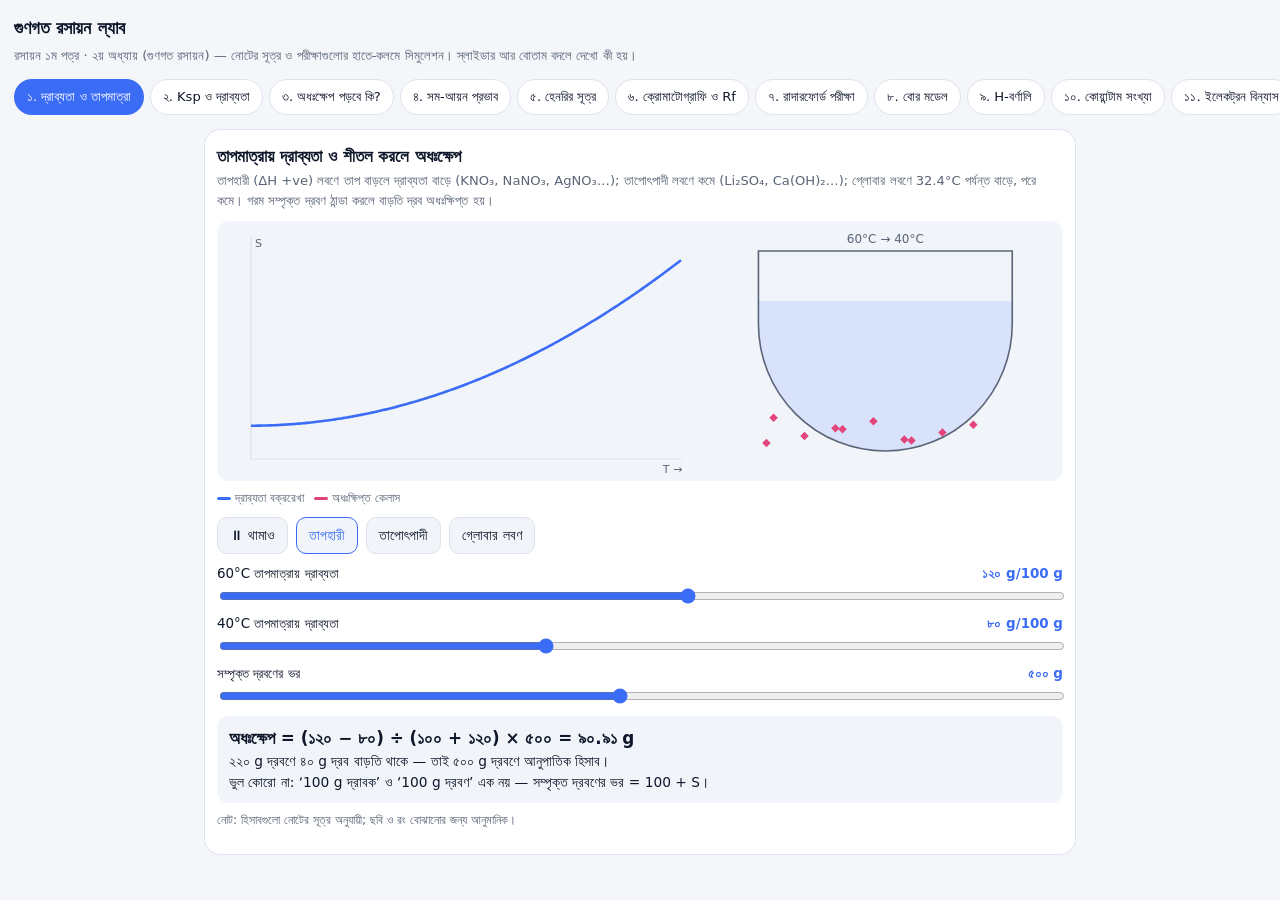
<file: content/files/chemistry_1st_ch02_simulation/qualitative-lab.html>
<!doctype html>
<html lang="bn">
<head>
<meta charset="utf-8">
<meta name="viewport" content="width=device-width, initial-scale=1">
<title>গুণগত রসায়ন ল্যাব — ২য় অধ্যায়ের সিমুলেশন</title>
<style>
  :root {
    --bg: #0d1017; --panel: #151a24; --panel2: #1c2230; --line: #2a3242; --text: #e9edf4; --muted: #8e98ab;
    --a: #7ea6ff; --b: #f7c35c; --c: #4fd8c4; --d: #fb8fb0; --e: #6ee7a0; --grid: rgba(255,255,255,.06);
  }
  @media (prefers-color-scheme: light) {
    :root { --bg: #f4f6fa; --panel: #fff; --panel2: #f1f4f9; --line: #dde3ec; --text: #0f172a; --muted: #5b6577;
      --a: #3b6cf6; --b: #c58a06; --c: #0f9f8e; --d: #e2457a; --e: #16a34a; --grid: rgba(15,23,42,.07); }
  }
  * { box-sizing: border-box; }
  body { margin: 0; background: var(--bg); color: var(--text); font: 15px/1.5 "Noto Sans Bengali", "Inter", system-ui, sans-serif; }
  header { padding: 14px 14px 6px; }
  h1 { margin: 0; font-size: 1.15rem; }
  header p { margin: 4px 0 0; color: var(--muted); font-size: .82rem; }
  .tabs { display: flex; gap: 6px; overflow-x: auto; padding: 8px 14px; scrollbar-width: none; position: sticky; top: 0; background: var(--bg); z-index: 2; }
  .tabs::-webkit-scrollbar { display: none; }
  .tabs button { flex: none; border: 1px solid var(--line); background: var(--panel); color: var(--text); border-radius: 99px; padding: 7px 12px; font: inherit; font-size: .82rem; cursor: pointer; white-space: nowrap; }
  .tabs button.on { background: var(--a); border-color: transparent; color: #fff; }
  main { padding: 6px 14px 24px; max-width: 900px; margin: 0 auto; }
  .card { background: var(--panel); border: 1px solid var(--line); border-radius: 16px; padding: 12px; }
  h2 { margin: 2px 0 2px; font-size: 1.05rem; }
  .sub { color: var(--muted); font-size: .82rem; margin: 0 0 10px; }
  canvas { width: 100%; height: 260px; display: block; background: var(--panel2); border-radius: 12px; touch-action: none; }
  .row { display: flex; gap: 8px; flex-wrap: wrap; margin-top: 10px; }
  .row button { border: 1px solid var(--line); background: var(--panel2); color: var(--text); border-radius: 10px; padding: 7px 12px; font: inherit; font-size: .85rem; cursor: pointer; }
  .row button.on { border-color: var(--a); color: var(--a); }
  .ctl { display: grid; gap: 8px; margin-top: 10px; }
  .ctl label { display: grid; grid-template-columns: 1fr auto; gap: 2px 10px; font-size: .84rem; }
  .ctl label b { color: var(--a); font-variant-numeric: tabular-nums; }
  .ctl input[type=range] { grid-column: 1 / -1; width: 100%; accent-color: var(--a); }
  .info { margin-top: 10px; padding: 10px 12px; border-radius: 12px; background: var(--panel2); font-size: .86rem; }
  .info code { font-family: ui-monospace, monospace; color: var(--c); }
  .info .big { font-size: 1.05rem; font-weight: 700; }
  .legend { display: flex; flex-wrap: wrap; gap: 10px; font-size: .78rem; color: var(--muted); margin-top: 8px; }
  .legend i { display: inline-block; width: 14px; height: 3px; border-radius: 2px; vertical-align: middle; margin-right: 4px; }
  .note { font-size: .78rem; color: var(--muted); margin-top: 8px; }
</style>
</head>
<body>
<header>
  <h1>গুণগত রসায়ন ল্যাব</h1>
  <p>রসায়ন ১ম পত্র · ২য় অধ্যায় (গুণগত রসায়ন) — নোটের সূত্র ও পরীক্ষাগুলোর হাতে-কলমে সিমুলেশন। স্লাইডার আর বোতাম বদলে দেখো কী হয়।</p>
</header>
<nav class="tabs" id="tabs"></nav>
<main><section class="card">
  <h2 id="title"></h2>
  <p class="sub" id="sub"></p>
  <canvas id="cv"></canvas>
  <div class="legend" id="legend"></div>
  <div class="row" id="buttons"></div>
  <div class="ctl" id="ctl"></div>
  <div class="info" id="info"></div>
  <p class="note" id="note"></p>
</section></main>

<script>
(() => {
  const css = (v) => getComputedStyle(document.documentElement).getPropertyValue(v).trim();
  const cv = document.getElementById('cv');
  const ctx = cv.getContext('2d');
  const bn = (x, d = 2) => {
    const s = typeof x === 'number' ? (Number.isInteger(x) ? String(x) : x.toFixed(d)) : String(x);
    return s.replace(/\d/g, (c) => '০১২৩৪৫৬৭৮৯'[c]);
  };
  const TAU = Math.PI * 2;

  // ---------- drawing helpers ----------
  function grid(w, h, midY = h / 2) {
    ctx.strokeStyle = css('--grid'); ctx.lineWidth = 1;
    for (let x = 0; x < w; x += 40) { ctx.beginPath(); ctx.moveTo(x, 0); ctx.lineTo(x, h); ctx.stroke(); }
    for (let y = midY % 40; y < h; y += 40) { ctx.beginPath(); ctx.moveTo(0, y); ctx.lineTo(w, y); ctx.stroke(); }
    ctx.strokeStyle = css('--line'); ctx.beginPath(); ctx.moveTo(0, midY); ctx.lineTo(w, midY); ctx.stroke();
  }
  function curve(fn, x0, x1, color, width = 2.4, step = 2) {
    ctx.strokeStyle = color; ctx.lineWidth = width; ctx.beginPath();
    for (let x = x0; x <= x1; x += step) { const y = fn(x); x === x0 ? ctx.moveTo(x, y) : ctx.lineTo(x, y); }
    ctx.stroke();
  }
  function dot(x, y, r, color) { ctx.fillStyle = color; ctx.beginPath(); ctx.arc(x, y, r, 0, TAU); ctx.fill(); }
  function text(s, x, y, color = css('--muted'), size = 12, align = 'left') {
    ctx.fillStyle = color; ctx.font = `${size}px "Noto Sans Bengali", system-ui, sans-serif`; ctx.textAlign = align; ctx.fillText(s, x, y);
  }
  function arrowLine(x1, y1, x2, y2, color, label) {
    ctx.strokeStyle = color; ctx.fillStyle = color; ctx.lineWidth = 1.5;
    ctx.beginPath(); ctx.moveTo(x1, y1); ctx.lineTo(x2, y2); ctx.stroke();
    for (const [ax, ay, bx] of [[x1, y1, x2], [x2, y2, x1]]) {
      const d = Math.sign(bx - ax) || 1;
      ctx.beginPath(); ctx.moveTo(ax, ay); ctx.lineTo(ax + 7 * d, ay - 4); ctx.lineTo(ax + 7 * d, ay + 4); ctx.fill();
    }
    if (label) text(label, (x1 + x2) / 2, y1 - 6, color, 12, 'center');
  }

  // ---------- helpers ----------
  const sup = (s) => String(s).replace(/[-+0-9]/g, (c) => '⁻⁺⁰¹²³⁴⁵⁶⁷⁸⁹'['-+0123456789'.indexOf(c)]);
  const sci = (x, d = 2) => {
    if (!isFinite(x)) return '—';
    if (x === 0) return '০';
    let e = Math.floor(Math.log10(Math.abs(x)));
    if (e >= -2 && e <= 4) return bn(x, d);
    let m = x / 10 ** e;
    if (Math.abs(m) >= 10 - 0.5 * 10 ** -d) { m /= 10; e += 1; }
    return `${bn(m, d)} × ১০${sup(e)}`;
  };
  function axes(x0, y0, x1, y1, xl, yl) {
    ctx.strokeStyle = css('--line'); ctx.lineWidth = 1.2;
    ctx.beginPath(); ctx.moveTo(x0, y1); ctx.lineTo(x0, y0); ctx.lineTo(x1, y0); ctx.stroke();
    text(xl, x1, y0 + 14, css('--muted'), 11, 'right');
    text(yl, x0 + 4, y1 + 10, css('--muted'), 11, 'left');
  }
  function arrow(x1, y1, x2, y2, color, w = 2) {
    const a = Math.atan2(y2 - y1, x2 - x1), L = Math.hypot(x2 - x1, y2 - y1);
    if (L < 1) return;
    ctx.strokeStyle = color; ctx.fillStyle = color; ctx.lineWidth = w;
    ctx.beginPath(); ctx.moveTo(x1, y1); ctx.lineTo(x2, y2); ctx.stroke();
    const s = Math.min(9, L * 0.5);
    ctx.beginPath(); ctx.moveTo(x2, y2);
    ctx.lineTo(x2 - s * Math.cos(a - 0.4), y2 - s * Math.sin(a - 0.4));
    ctx.lineTo(x2 - s * Math.cos(a + 0.4), y2 - s * Math.sin(a + 0.4)); ctx.fill();
  }
  function ring(x, y, r, color, w = 1.5, dash) {
    ctx.strokeStyle = color; ctx.lineWidth = w; ctx.setLineDash(dash ?? []);
    ctx.beginPath(); ctx.arc(x, y, r, 0, TAU); ctx.stroke(); ctx.setLineDash([]);
  }
  function rrect(x, y, w, h, r) { ctx.beginPath(); ctx.roundRect(x, y, w, h, r); }
  // test tube / beaker: liquid colour, optional precipitate colour, ring colour, bubbles
  function tube(x, y, w, h, o, t) {
    const lh = h * (o.level ?? 0.62);
    ctx.save();
    rrect(x, y, w, h, [0, 0, w / 2, w / 2]); ctx.clip();
    ctx.fillStyle = o.liquid ?? 'rgba(160,190,230,.18)'; ctx.fillRect(x, y + h - lh, w, lh);
    if (o.ppt) { ctx.fillStyle = o.ppt; ctx.fillRect(x, y + h - lh * 0.32, w, lh * 0.32);
      for (let i = 0; i < 18; i++) dot(x + ((i * 37) % 97) / 97 * w, y + h - lh * (0.32 + ((i * 53) % 61) / 61 * 0.5), 1.6, o.ppt); }
    if (o.ring) { ctx.fillStyle = o.ring; ctx.fillRect(x, y + h - lh * 0.55, w, 7); }
    if (o.bubbles) for (let i = 0; i < 7; i++) { const yy = y + h - ((t * 40 + i * 23) % lh); ring(x + w * (0.25 + 0.5 * ((i * 41) % 13) / 13), yy, 2.2, css('--muted'), 1); }
    ctx.restore();
    ctx.strokeStyle = css('--muted'); ctx.lineWidth = 1.6; rrect(x, y, w, h, [0, 0, w / 2, w / 2]); ctx.stroke();
  }
  const SYM = 'H He Li Be B C N O F Ne Na Mg Al Si P S Cl Ar K Ca Sc Ti V Cr Mn Fe Co Ni Cu Zn Ga Ge As Se Br Kr Rb Sr Y Zr Nb Mo Tc Ru Rh Pd Ag Cd In Sn Sb Te I Xe Cs Ba La Ce Pr Nd Pm Sm Eu Gd Tb Dy Ho Er Tm Yb Lu Hf Ta W Re Os Ir Pt Au Hg Tl Pb Bi Po At Rn Fr Ra Ac Th Pa U Np Pu Am Cm Bk Cf Es Fm Md No Lr Rf Db Sg Bh Hs Mt Ds Rg Cn Nh Fl Mc Lv Ts Og'.split(' ');
  const LET = 'spdf';

  // ---------- simulations ----------
  const S = [];

  S.push({
    id: 'temp', tab: '১. দ্রাব্যতা ও তাপমাত্রা',
    title: 'তাপমাত্রায় দ্রাব্যতা ও শীতল করলে অধঃক্ষেপ',
    sub: 'তাপহারী (ΔH +ve) লবণে তাপ বাড়লে দ্রাব্যতা বাড়ে (KNO₃, NaNO₃, AgNO₃…); তাপোৎপাদী লবণে কমে (Li₂SO₄, Ca(OH)₂…); গ্লোবার লবণে 32.4°C পর্যন্ত বাড়ে, পরে কমে। গরম সম্পৃক্ত দ্রবণ ঠান্ডা করলে বাড়তি দ্রব অধঃক্ষিপ্ত হয়।',
    controls: [['S1', '60°C তাপমাত্রায় দ্রাব্যতা', 20, 200, 1, 120, 'g/100 g'], ['S2', '40°C তাপমাত্রায় দ্রাব্যতা', 5, 200, 1, 80, 'g/100 g'], ['m', 'সম্পৃক্ত দ্রবণের ভর', 50, 1000, 10, 500, 'g']],
    buttons: [['endo', 'তাপহারী', true, false, 'kind'], ['exo', 'তাপোৎপাদী', false, false, 'kind'], ['glauber', 'গ্লোবার লবণ', false, false, 'kind']],
    legend: [['--a', 'দ্রাব্যতা বক্ররেখা'], ['--d', 'অধঃক্ষিপ্ত কেলাস']],
    draw(w, h, t, p, b) {
      const gx0 = 34, gx1 = w * 0.55, gy0 = h - 22, gy1 = 16;
      axes(gx0, gy0, gx1, gy1, 'T →', 'S');
      const kind = b.kind;
      const f = (u) => kind === 'endo' ? 0.15 + 0.75 * u * u : kind === 'exo' ? 0.85 - 0.6 * u : (u < 0.45 ? 0.2 + 1.5 * u : 0.875 - 0.5 * (u - 0.45));
      curve((x) => gy0 - f((x - gx0) / (gx1 - gx0)) * (gy0 - gy1), gx0, gx1, css('--a'), 2.6);
      if (kind === 'glauber') text('32.4°C', gx0 + 0.45 * (gx1 - gx0), gy1 + 8, css('--muted'), 11, 'center');
      // beaker with crystals
      const hot = Math.max(p.S1, p.S2), cold = Math.min(p.S1, p.S2);
      const cooling = p.S1 >= p.S2;
      const ppt = (hot - cold) / (100 + hot) * p.m;
      const bx = w * 0.64, bw = w * 0.3, by = 30, bh = h - 60;
      const phase = (t % 6) / 6;
      tube(bx, by, bw, bh, { liquid: 'rgba(126,166,255,.22)', level: 0.75 }, t);
      const nCr = Math.min(40, Math.round(ppt / 4) * Math.min(1, phase * 2));
      for (let i = 0; i < nCr; i++) { const cx = bx + 8 + ((i * 29) % 100) / 100 * (bw - 16), cy = by + bh - 8 - ((i * 17) % 30) / 30 * 26;
        ctx.fillStyle = css('--d'); ctx.save(); ctx.translate(cx, cy); ctx.rotate(0.785); ctx.fillRect(-3, -3, 6, 6); ctx.restore(); }
      text(cooling ? `60°C → 40°C` : `40°C → 60°C`, bx + bw / 2, by - 8, css('--muted'), 12, 'center');
      this.info = `<span class="big">অধঃক্ষেপ = (${bn(hot, 0)} − ${bn(cold, 0)}) ÷ (১০০ + ${bn(hot, 0)}) × ${bn(p.m, 0)} = ${bn(ppt, 2)} g</span><br>${bn(100 + hot, 0)} g দ্রবণে ${bn(hot - cold, 0)} g দ্রব বাড়তি থাকে — তাই ${bn(p.m, 0)} g দ্রবণে আনুপাতিক হিসাব। ${cooling ? '' : '(উল্টো দিকে গরম করলে অধঃক্ষেপ পড়ে না, বরং আরও দ্রব যোগ করতে হয়: ' + bn((hot - cold) / (100 + cold) * p.m, 2) + ' g।) '}<br>ভুল কোরো না: ‘100 g দ্রাবক’ ও ‘100 g দ্রবণ’ এক নয় — সম্পৃক্ত দ্রবণের ভর = 100 + S।`;
    },
  });

  S.push({
    id: 'ksp', tab: '২. Ksp ও দ্রাব্যতা',
    title: 'দ্রাব্যতা গুণফল: AxBy হলে Ksp = xˣ·yʸ·S^(x+y)',
    sub: 'AB → S², AB₂/A₂B → 4S³, AB₃ → 27S⁴, A₂B₃/A₃B₂ → 108S⁵। উল্টো দিক: S = (Ksp/xˣyʸ)^(1/(x+y))। Ksp-এর একক mol^(x+y) L^−(x+y)।',
    controls: [['lk', 'log₁₀ Ksp', -20, -2, 0.1, -10, '']],
    buttons: [['AB', 'AB (AgCl)', true, false, 'type'], ['AB2', 'AB₂ (CaF₂, PbI₂)', false, false, 'type'], ['AB3', 'AB₃ (Fe(OH)₃)', false, false, 'type'], ['A2B3', 'A₂B₃ (Bi₂S₃)', false, false, 'type']],
    legend: [['--a', 'ক্যাটায়নের ঘনমাত্রা'], ['--b', 'অ্যানায়নের ঘনমাত্রা']],
    draw(w, h, t, p, b) {
      const [x, y] = { AB: [1, 1], AB2: [1, 2], AB3: [1, 3], A2B3: [2, 3] }[b.type];
      const Ksp = 10 ** p.lk, coef = x ** x * y ** y, S = (Ksp / coef) ** (1 / (x + y));
      const ca = x * S, cb = y * S;
      const lo = -12, X = (v) => 40 + ((Math.log10(v) - lo) / (0 - lo)) * (w - 60);
      text('লগ স্কেলে ঘনমাত্রা (mol/L)', 40, 20, css('--muted'), 11);
      for (let e = lo; e <= 0; e += 2) { const xx = X(10 ** e); ctx.strokeStyle = css('--grid'); ctx.beginPath(); ctx.moveTo(xx, 28); ctx.lineTo(xx, h - 20); ctx.stroke(); text(`১০${sup(e)}`, xx, h - 6, css('--muted'), 10, 'center'); }
      [['S', S, '--c'], [`ক্যাটায়ন = ${x === 1 ? '' : x}S`, ca, '--a'], [`অ্যানায়ন = ${y === 1 ? '' : y}S`, cb, '--b']].forEach(([l, v, c], i) => {
        const yy = 44 + i * 52;
        ctx.fillStyle = css(c); ctx.fillRect(40, yy, Math.max(2, X(v) - 40), 22);
        text(`${l} = ${sci(v, 3)} mol/L`, 44, yy - 5, css('--muted'), 12);
      });
      const u = x + y;
      this.info = `<span class="big">Ksp = ${sci(Ksp, 2)} mol${sup(u)} L${sup(-u)} → S = (Ksp/${bn(coef, 0)})^(১/${bn(u, 0)}) = ${sci(S, 3)} mol/L</span><br>যাচাই: ${x === 1 ? '' : `(${x}S)${sup(x)} × `}${x === 1 ? 'S' : ''}${y === 1 ? ' × S' : ` × (${y}S)${sup(y)}`} = ${bn(coef, 0)}S${sup(u)}। একই Ksp-তে সংকেত বদলালে দ্রাব্যতা বদলায় — তাই ভিন্ন ধরনের লবণের দ্রাব্যতা শুধু Ksp দেখে তুলনা করা যায় না।`;
    },
  });

  S.push({
    id: 'ppt', tab: '৩. অধঃক্ষেপ পড়বে কি?',
    title: 'দুটি দ্রবণ মেশালে অধঃক্ষেপ: Kip বনাম Ksp',
    sub: '① মেশানোর পর নতুন আয়তনে প্রতিটি আয়নের ঘনমাত্রা (M₁V₁ = M₂V₂) ② Kip হিসাব ③ Kip > Ksp হলে অধঃক্ষেপ পড়বে, Kip ≤ Ksp হলে পড়বে না। উদাহরণ: Ba(NO₃)₂ + Na₂SO₄ → BaSO₄ (Ksp = 1.1 × 10⁻¹⁰)।',
    controls: [['l1', 'Ba(NO₃)₂ এর ঘনমাত্রা (log₁₀ M)', -7, -1, 0.1, -4, ''], ['V1', 'Ba(NO₃)₂ এর আয়তন', 10, 500, 10, 100, 'mL'], ['l2', 'Na₂SO₄ এর ঘনমাত্রা (log₁₀ M)', -7, -1, 0.1, -5, ''], ['V2', 'Na₂SO₄ এর আয়তন', 10, 500, 10, 100, 'mL']],
    legend: [['--a', 'Ba²⁺ দ্রবণ'], ['--b', 'SO₄²⁻ দ্রবণ'], ['--d', 'BaSO₄ অধঃক্ষেপ']],
    draw(w, h, t, p) {
      const Ksp = 1.1e-10, c1 = 10 ** p.l1, c2 = 10 ** p.l2, V = p.V1 + p.V2;
      const ba = c1 * p.V1 / V, so = c2 * p.V2 / V, Kip = ba * so, wrong = c1 * c2;
      const yes = Kip > Ksp;
      const tw = Math.min(70, w * 0.16), th = h - 70;
      tube(w * 0.08, 30, tw, th, { liquid: 'rgba(126,166,255,.28)', level: p.V1 / 500 * 0.85 + 0.05 }, t);
      tube(w * 0.30, 30, tw, th, { liquid: 'rgba(247,195,92,.25)', level: p.V2 / 500 * 0.85 + 0.05 }, t);
      arrow(w * 0.47, h / 2, w * 0.58, h / 2, css('--muted'), 2);
      tube(w * 0.64, 30, tw * 1.6, th, { liquid: 'rgba(160,190,230,.22)', level: V / 1000 * 0.85 + 0.05, ppt: yes ? '#f4f4f4' : null }, t);
      text('Ba(NO₃)₂', w * 0.08 + tw / 2, 22, css('--a'), 11, 'center');
      text('Na₂SO₄', w * 0.30 + tw / 2, 22, css('--b'), 11, 'center');
      text(yes ? 'সাদা BaSO₄ অধঃক্ষেপ' : 'স্বচ্ছ — অধঃক্ষেপ নেই', w * 0.64 + tw * 0.8, 22, yes ? css('--d') : css('--e'), 11, 'center');
      this.info = `<span class="big">মিশ্রণের পর [Ba²⁺] = ${sci(ba, 2)}, [SO₄²⁻] = ${sci(so, 2)} mol/L → Kip = ${sci(Kip, 2)}</span><br>${yes ? `Kip > Ksp (${sci(Ksp, 1)}) → অধঃক্ষেপ পড়বে (অতিপৃক্ত)।` : Math.abs(Kip - Ksp) / Ksp < 0.05 ? 'Kip ≈ Ksp → সম্পৃক্ত, সাম্যাবস্থা।' : `Kip < Ksp (${sci(Ksp, 1)}) → অধঃক্ষেপ পড়বে না (অসম্পৃক্ত)।`}<br>সাধারণ ভুল: মেশানোর আগের ঘনমাত্রা দিয়ে গুণ করলে ${sci(wrong, 2)} আসে — ${(wrong > Ksp) !== yes ? '<b>এখানে সেই ভুলে উত্তরই উল্টে যেত!</b>' : 'আয়তন বাড়ায় আসল Kip কম।'}`;
    },
  });

  S.push({
    id: 'common', tab: '৪. সম-আয়ন প্রভাব',
    title: 'সম-আয়ন প্রভাব: দ্রাব্যতা কমে, Ksp ধ্রুব থাকে',
    sub: 'AB লবণের সম্পৃক্ত দ্রবণে সম আয়নবিশিষ্ট তীব্র তড়িৎবিশ্লেষ্য যোগ করলে Ksp স্থির রাখতে কিছু লবণ অধঃক্ষিপ্ত হয় — দ্রাব্যতা কমে। S(S + c) = Ksp।',
    controls: [['lk', 'log₁₀ Ksp (AB লবণ)', -16, -4, 0.1, -10, ''], ['lc', 'যোগ করা সম আয়নের ঘনমাত্রা c (log₁₀ M)', -8, 0, 0.1, -3, '']],
    legend: [['--a', 'দ্রাব্যতা S বনাম c'], ['--d', 'এখনকার অবস্থা'], ['--muted', 'বিশুদ্ধ পানিতে S = √Ksp']],
    draw(w, h, t, p) {
      const Ksp = 10 ** p.lk, sol = (c) => (-c + Math.sqrt(c * c + 4 * Ksp)) / 2;
      const S0 = Math.sqrt(Ksp), c = 10 ** p.lc, S = sol(c);
      const gx0 = 46, gx1 = w - 16, gy0 = h - 24, gy1 = 16;
      axes(gx0, gy0, gx1, gy1, 'log c →', 'log S');
      const ylo = p.lk - 0.5 - 0, yhi = Math.log10(S0) + 0.5;
      const X = (lc) => gx0 + (lc + 8) / 8 * (gx1 - gx0), Y = (ls) => gy0 - (ls - ylo) / (yhi - ylo) * (gy0 - gy1);
      ctx.setLineDash([4, 4]); curve(() => Y(Math.log10(S0)), gx0, gx1, css('--muted'), 1.2); ctx.setLineDash([]);
      curve((x) => Y(Math.log10(sol(10 ** ((x - gx0) / (gx1 - gx0) * 8 - 8)))), gx0, gx1, css('--a'), 2.6);
      dot(X(p.lc), Y(Math.log10(S)), 6, css('--d'));
      this.info = `<span class="big">বিশুদ্ধ পানিতে S = √Ksp = ${sci(S0, 2)} → c = ${sci(c, 1)} M যোগে S = ${sci(S, 2)} mol/L</span><br>দ্রাব্যতা ${bn(S0 / S, 1)} গুণ কমেছে, কিন্তু Ksp = S(S + c) = ${sci(S * (S + c), 2)} — একই আছে। বিশুদ্ধ NaCl কেলাসনে HCl যোগ করার কারণও এটাই (Cl⁻ সম আয়ন)।`;
    },
  });

  S.push({
    id: 'henry', tab: '৫. হেনরির সূত্র',
    title: 'চাপে গ্যাসের দ্রাব্যতা: S = K_H·P',
    sub: 'স্থির তাপমাত্রায় তরলে কোনো গ্যাসের দ্রাব্যতা এর উপর প্রযুক্ত চাপের সমানুপাতিক। কোমল পানীয়ের বোতলের ছিপি খুললে চাপ কমে, তাই CO₂ বুদবুদ হয়ে বেরিয়ে যায়। কঠিন ও তরলের দ্রাব্যতায় চাপের প্রভাব নেই।',
    controls: [['KH', 'হেনরির ধ্রুবক K_H', 0.005, 0.1, 0.0005, 0.0175, 'M/atm'], ['P1', 'ছিপি খোলার আগে চাপ', 1, 5, 0.05, 2.65, 'atm'], ['P2', 'ছিপি খোলার পর চাপ', 0.5, 2, 0.05, 1.05, 'atm'], ['V', 'পানীয়ের আয়তন', 50, 1000, 10, 250, 'mL']],
    buttons: [['open', 'ছিপি খোলা', true, false]],
    legend: [['--a', 'পানীয়'], ['--muted', 'CO₂ বুদবুদ']],
    draw(w, h, t, p, b) {
      const open = b.open;
      const P = open ? Math.min(p.P1, p.P2) : p.P1;
      const S = p.KH * P, dn = p.KH * Math.max(0, p.P1 - p.P2) * p.V / 1000;
      const bx = w * 0.12, bw = Math.min(90, w * 0.2), by = 40, bh = h - 64;
      tube(bx, by, bw, bh, { liquid: 'rgba(250,140,90,.35)', level: 0.8, bubbles: open }, t);
      ctx.fillStyle = css('--b'); if (!open) ctx.fillRect(bx + bw * 0.2, by - 12, bw * 0.6, 12);
      else { ctx.save(); ctx.translate(bx + bw, by - 18); ctx.rotate(0.6); ctx.fillRect(0, 0, bw * 0.6, 10); ctx.restore(); }
      const gx0 = w * 0.45, gx1 = w - 16, gy0 = h - 24, gy1 = 20;
      axes(gx0, gy0, gx1, gy1, 'P (atm) →', 'S');
      const X = (pp) => gx0 + pp / 5 * (gx1 - gx0), Y = (s) => gy0 - s / (0.1 * 5) * (gy0 - gy1);
      curve((x) => Y(p.KH * (x - gx0) / (gx1 - gx0) * 5), gx0, gx1, css('--a'), 2.4);
      dot(X(p.P1), Y(p.KH * p.P1), 5, css('--b')); dot(X(p.P2), Y(p.KH * p.P2), 5, css('--e'));
      this.info = `<span class="big">S = K_H·P = ${sci(p.KH, 4)} × ${bn(P, 2)} = ${sci(S, 4)} mol/L</span><br>চাপ ${bn(p.P1, 2)} → ${bn(p.P2, 2)} atm হলে ΔS = K_H·ΔP = ${sci(p.KH * (p.P1 - p.P2), 4)} mol/L; ${bn(p.V, 0)} mL পানীয় থেকে বের হবে ${sci(dn, 4)} mol CO₂।`;
    },
  });

  const CHROM = [['alkene', 'অ্যালকিন', 0.85, '#7ea6ff'], ['ketone', 'কিটোন', 0.7, '#4fd8c4'], ['ald', 'অ্যালডিহাইড', 0.58, '#6ee7a0'], ['amine', 'অ্যামিন', 0.45, '#f7c35c'], ['alc', 'অ্যালকোহল', 0.3, '#fb8fb0'], ['acid', 'অ্যাসিড', 0.15, '#c792ea']];
  S.push({
    id: 'chrom', tab: '৬. ক্রোমাটোগ্রাফি ও Rf',
    title: 'পাতলা স্তর ক্রোমাটোগ্রাফি: Rf = দ্রবের দূরত্ব ÷ দ্রাবকের দূরত্ব',
    sub: 'যে উপাদান যত পোলার (অ্যালকিন < কিটোন < অ্যালডিহাইড < অ্যামিন < অ্যালকোহল < অ্যাসিড), স্থির দশায় তত বেশি অধিশোষিত হয় — তত ধীরে চলে, Rf তত কম। দূরত্ব মাপতে হয় বেসলাইন থেকে।',
    controls: [['pol', 'সচল দশার (দ্রাবকের) পোলারিটি', 0.5, 2, 0.05, 1, '×']],
    buttons: CHROM.map(([k, l], i) => [k, l, i % 2 === 0, false]),
    legend: [['--muted', 'বেসলাইন ও দ্রাবক-প্রান্ত']],
    note: 'নোট: স্পটগুলোর Rf মান উদাহরণ হিসেবে ধরা — নোটের পোলারিটি ক্রম মেনে। দ্রাবক বদলালে Rf বদলায়।',
    draw(w, h, t, p, b) {
      const px = w * 0.08, pw = w * 0.5, py = 14, ph = h - 28, base = py + ph - 26, top = py + 14;
      ctx.fillStyle = css('--panel'); rrect(px, py, pw, ph, 6); ctx.fill(); ctx.strokeStyle = css('--line'); ctx.stroke();
      const cyc = 9, u = Math.min(1, (t % cyc) / 6);
      const front = base - u * (base - top);
      ctx.fillStyle = 'rgba(126,166,255,.10)'; ctx.fillRect(px + 1, front, pw - 2, py + ph - front - 1);
      ctx.strokeStyle = css('--muted'); ctx.setLineDash([4, 3]);
      ctx.beginPath(); ctx.moveTo(px, base); ctx.lineTo(px + pw, base); ctx.stroke();
      ctx.beginPath(); ctx.moveTo(px, front); ctx.lineTo(px + pw, front); ctx.stroke(); ctx.setLineDash([]);
      const on = CHROM.filter(([k]) => b[k]);
      const rows = [];
      on.forEach(([k, l, rf0, col], i) => {
        const rf = Math.max(0.03, Math.min(0.97, 1 - (1 - rf0) / p.pol));
        const sx = px + pw * (i + 1) / (on.length + 1), sy = base - rf * (base - front);
        dot(sx, base, 2, css('--muted'));
        ctx.globalAlpha = 0.85; ctx.fillStyle = col; ctx.beginPath(); ctx.ellipse(sx, sy, 8, 6, 0, 0, TAU); ctx.fill(); ctx.globalAlpha = 1;
        rows.push([l, rf, col]);
      });
      rows.forEach(([l, rf, col], i) => { const y = 24 + i * 22; dot(w * 0.64, y - 4, 5, col); text(`${l}: Rf = ${bn(rf, 2)}`, w * 0.64 + 12, y, css('--text'), 12); });
      text('বেসলাইন', px + pw + 4, base + 4, css('--muted'), 10); text('দ্রাবক-প্রান্ত', px + pw + 4, front + 4, css('--muted'), 10);
      this.info = `<span class="big">Rf = স্পটের দূরত্ব ÷ দ্রাবক-প্রান্তের দূরত্ব (দুটোই বেসলাইন থেকে)</span><br>দ্রাবক যতদূর ওঠে, স্পটগুলো আনুপাতিকভাবে ততদূর ওঠে — তাই Rf ধ্রুব, এককহীন এবং ≤ ১। সচল দশা বেশি পোলার হলে সব উপাদান বেশি দূর যায় (Rf বাড়ে)।`;
    },
  });

  // Rutherford scattering
  let alphas = [], tally = { s: 0, d: 0, b: 0 }, lastKey = '';
  S.push({
    id: 'ruth', tab: '৭. রাদারফোর্ড পরীক্ষা',
    title: 'স্বর্ণপাতে α-কণা বিচ্ছুরণ',
    sub: 'অধিকাংশ α-কণা না বেঁকে সোনার পাত ভেদ করে যায়; অল্প কিছু বেঁকে যায়; খুবই অল্প (প্রায় ২০,০০০-এ ১টি) সরাসরি ফিরে আসে। সিদ্ধান্ত: পরমাণুর অধিকাংশ স্থান ফাঁকা, কেন্দ্রে ক্ষুদ্র, ভারী, ধনাত্মক নিউক্লিয়াস।',
    controls: [['rate', 'α-কণা প্রতি সেকেন্ডে', 5, 80, 1, 30, '']],
    buttons: [['rutherford', 'নিউক্লিয়ার মডেল', true, false, 'model'], ['thomson', 'থমসন (Plum-pudding) মডেল', false, false, 'model'], ['reset', '↺ গণনা শূন্য', false, true]],
    legend: [['--b', 'α-কণা (⁴₂He²⁺)'], ['--d', 'স্বর্ণ নিউক্লিয়াস'], ['--e', 'ZnS পর্দা']],
    action(k) { if (k === 'reset') { alphas = []; tally = { s: 0, d: 0, b: 0 }; } },
    draw(w, h, t, p, b) {
      const nuc = b.model === 'rutherford';
      if (lastKey !== b.model) { alphas = []; tally = { s: 0, d: 0, b: 0 }; lastKey = b.model; }
      const fx = w * 0.45, cols = 4, rows = 7, gap = (h - 20) / rows;
      const nuclei = [];
      for (let c = 0; c < cols; c++) for (let r = 0; r < rows; r++) nuclei.push([fx + c * 14, 10 + gap * (r + 0.5) + (c % 2) * gap / 2]);
      ctx.fillStyle = 'rgba(247,195,92,.12)'; ctx.fillRect(fx - 10, 0, cols * 14 + 6, h);
      if (nuc) nuclei.forEach(([x, y]) => dot(x, y, 2.2, css('--d')));
      else nuclei.forEach(([x, y]) => { ctx.fillStyle = 'rgba(251,143,176,.18)'; ctx.beginPath(); ctx.arc(x, y, gap / 2, 0, TAU); ctx.fill(); });
      ctx.strokeStyle = css('--e'); ctx.lineWidth = 3; ctx.beginPath(); ctx.arc(fx, h / 2, Math.min(w, h) * 0.46, -1.2, 1.2); ctx.stroke();
      ctx.beginPath(); ctx.moveTo(6, 4); ctx.lineTo(6, h - 4); ctx.stroke();
      if (Math.random() < p.rate / 60) alphas.push({ x: 10, y: 10 + Math.random() * (h - 20), vx: 220, vy: 0, tr: [] });
      const K = 9000;
      for (const a of alphas) {
        for (let s = 0; s < 8; s++) {
          if (nuc) for (const [nx, ny] of nuclei) {
            const dx = a.x - nx, dy = a.y - ny, r2 = dx * dx + dy * dy;
            if (r2 < 900) { const r = Math.sqrt(Math.max(r2, 1)); const f = K / (r2 + 1) / 120; a.vx += f * dx / r; a.vy += f * dy / r; }
          }
          a.x += a.vx / 480; a.y += a.vy / 480;
        }
        a.tr.push([a.x, a.y]); if (a.tr.length > 40) a.tr.shift();
      }
      alphas = alphas.filter((a) => {
        const out = a.x > w + 5 || a.x < 0 || a.y < -5 || a.y > h + 5;
        if (out) { const ang = Math.abs(Math.atan2(a.vy, a.vx)) * 180 / Math.PI; if (ang > 90) tally.b++; else if (ang > 2) tally.d++; else tally.s++; }
        return !out;
      });
      for (const a of alphas) {
        ctx.strokeStyle = 'rgba(247,195,92,.35)'; ctx.lineWidth = 1; ctx.beginPath(); a.tr.forEach(([x, y], i) => i ? ctx.lineTo(x, y) : ctx.moveTo(x, y)); ctx.stroke();
        dot(a.x, a.y, 2.6, css('--b'));
      }
      const tot = tally.s + tally.d + tally.b || 1;
      this.info = `<span class="big">সোজা চলে গেছে: ${bn(tally.s, 0)} · বেঁকেছে: ${bn(tally.d, 0)} · ফিরে এসেছে: ${bn(tally.b, 0)}</span> (মোট ${bn(tot, 0)})<br>${nuc ? 'ক্ষুদ্র নিউক্লিয়াসের খুব কাছ দিয়ে গেলেই কেবল তীব্র বিকর্ষণ — তাই বেশিরভাগ কণা সোজা যায়, অল্প কিছু বেঁকে বা ফিরে আসে। (সিমুলেশনে নিউক্লিয়াস বড় করে দেখানো, তাই ফেরার হার আসলের চেয়ে বেশি।)' : 'থমসন মডেলে ধনাত্মক চার্জ সমস্ত পরমাণুতে ছড়ানো — কোনো কণা বড় কোণে বাঁকে না বা ফিরে আসে না। পরীক্ষার ফলাফলের সাথে মেলে না।'}`;
    },
  });

  const ION = ['H', 'He⁺', 'Li²⁺', 'Be³⁺'];
  S.push({
    id: 'bohr', tab: '৮. বোর মডেল',
    title: 'বোর মডেল: rₙ, Eₙ, vₙ',
    sub: 'ইলেকট্রন নির্দিষ্ট শক্তির স্থির কক্ষপথে শক্তি বিকিরণ না করে ঘোরে; mvr = nh/2π। rₙ = 0.529 n²/Z Å, Eₙ = −13.6 Z²/n² eV = −2.18 × 10⁻¹⁸ Z²/n² J, vₙ = 2.18 × 10⁶ Z/n m/s। শুধু এক-ইলেকট্রনবিশিষ্ট H, He⁺, Li²⁺, Be³⁺-এ প্রযোজ্য।',
    controls: [['Z', 'Z (H, He⁺, Li²⁺, Be³⁺)', 1, 4, 1, 1, ''], ['n', 'কক্ষপথ n', 1, 6, 1, 2, '']],
    legend: [['--d', 'নিউক্লিয়াস'], ['--a', 'কক্ষপথ'], ['--b', 'ইলেকট্রন']],
    draw(w, h, t, p) {
      const cx = w * 0.32, cy = h / 2, R = Math.min(h * 0.46, w * 0.3), Z = p.Z, n = p.n;
      const rmax = 36 / Z;
      for (let k = 1; k <= 6; k++) ring(cx, cy, Math.max(3, R * (k * k / Z) / rmax), k === n ? css('--a') : css('--line'), k === n ? 2 : 1);
      dot(cx, cy, 5, css('--d'));
      const rr = Math.max(3, R * (n * n / Z) / rmax), om = 2 * Z / n ** 3;
      dot(cx + rr * Math.cos(t * om * 3), cy + rr * Math.sin(t * om * 3), 5, css('--b'));
      // energy ladder
      const lx = w * 0.7, lw = w * 0.24, ly0 = 18, ly1 = h - 18;
      const Y = (E) => ly0 + (1 - E / (-13.6 * Z * Z)) * 0 + (E / (-13.6 * Z * Z)) * (ly1 - ly0);
      for (let k = 1; k <= 6; k++) { const E = -13.6 * Z * Z / k ** 2; ctx.strokeStyle = k === n ? css('--a') : css('--line'); ctx.lineWidth = k === n ? 2.5 : 1; ctx.beginPath(); ctx.moveTo(lx, Y(E)); ctx.lineTo(lx + lw, Y(E)); ctx.stroke(); text(`n=${bn(k, 0)}`, lx - 4, Y(E) + 4, css('--muted'), 10, 'right'); }
      text('০ eV', lx + lw, ly0 - 4, css('--muted'), 10, 'right');
      const r = 0.529 * n * n / Z, E = -13.6 * Z * Z / n ** 2, v = 2.18e6 * Z / n;
      this.info = `<span class="big">${ION[Z - 1]}, n = ${bn(n, 0)}: r = ${bn(r, 3)} Å, E = ${bn(E, 2)} eV (${sci(E * 1.602e-19, 3)} J), v = ${sci(v, 3)} m/s</span><br>r ∝ n²/Z, E ∝ −Z²/n², v ∝ Z/n। আয়নীকরণ শক্তি = ${bn(-E, 2)} eV (n = ${bn(n, 0)} থেকে)। H-এর ১ম কক্ষপথ থেকে আয়নীকরণ শক্তি 1312 kJ/mol।`;
    },
  });

  const SERIES = ['লাইমেন', 'বামার', 'প্যাশ্চেন', 'ব্র্যাকেট', 'ফুন্ড', 'হামফ্রিস'];
  function visColor(nm) {
    const V = [[380, 424, '#8b5cf6'], [424, 450, '#4f46e5'], [450, 500, '#38bdf8'], [500, 575, '#22c55e'], [575, 590, '#facc15'], [590, 647, '#fb923c'], [647, 780, '#ef4444']];
    const f = V.find(([a, b2]) => nm >= a && nm < b2); return f ? f[2] : null;
  }
  const VISN = [[380, 424, 'বেগুনি'], [424, 450, 'নীল'], [450, 500, 'আসমানি'], [500, 575, 'সবুজ'], [575, 590, 'হলুদ'], [590, 647, 'কমলা'], [647, 780, 'লাল']];
  S.push({
    id: 'hspec', tab: '৯. H-বর্ণালি',
    title: 'হাইড্রোজেন বর্ণালি: ν̄ = R_H Z² (1/n₁² − 1/n₂²)',
    sub: 'উচ্চ শক্তিস্তর n₂ থেকে নিম্ন n₁-এ নামলে ফোটন বিকিরিত হয়। n₁ = 1 লাইমেন (UV), 2 বামার (দৃশ্যমান), 3 প্যাশ্চেন, 4 ব্র্যাকেট, 5 ফুন্ড, 6 হামফ্রিস (IR)। R_H = 109678 cm⁻¹।',
    controls: [['n1', 'নিম্ন স্তর n₁', 1, 6, 1, 2, ''], ['n2', 'উচ্চ স্তর n₂', 2, 9, 1, 3, ''], ['Z', 'Z', 1, 3, 1, 1, '']],
    legend: [['--a', 'শক্তিস্তর'], ['--d', 'নির্বাচিত রূপান্তর']],
    draw(w, h, t, p) {
      const RH = 109678, n1 = p.n1, n2 = Math.max(p.n2, p.n1 + 1), Z = p.Z;
      const nb = RH * Z * Z * (1 / n1 ** 2 - 1 / n2 ** 2), lam = 1e7 / nb, E = 6.626e-34 * 3e8 / (lam * 1e-9);
      const lx = 20, lw = w * 0.36, top = 14, bot = h * 0.62;
      const Y = (k) => top + (1 / k ** 2) * (bot - top);
      for (let k = 1; k <= 9; k++) { ctx.strokeStyle = css('--line'); ctx.lineWidth = 1; ctx.beginPath(); ctx.moveTo(lx, Y(k)); ctx.lineTo(lx + lw, Y(k)); ctx.stroke(); }
      [1, 2, 3, 4].forEach((k) => text(`n=${bn(k, 0)}`, lx + lw + 4, Y(k) + 4, css('--muted'), 10));
      const col = visColor(lam) ?? css('--d');
      arrow(lx + lw * 0.6, Y(n2), lx + lw * 0.6, Y(n1) - 2, col, 2.6);
      // series lines on a wavelength strip
      const sx0 = 20, sx1 = w - 20, sy = h * 0.8;
      const lams = []; for (let k = n1 + 1; k <= 20; k++) lams.push(1e7 / (RH * Z * Z * (1 / n1 ** 2 - 1 / k ** 2)));
      const lmin = 1e7 / (RH * Z * Z / n1 ** 2), lmax = lams[0];
      const X = (l) => sx0 + (Math.log(l) - Math.log(lmin * 0.95)) / (Math.log(lmax * 1.05) - Math.log(lmin * 0.95)) * (sx1 - sx0);
      ctx.fillStyle = css('--panel2'); ctx.fillRect(sx0, sy - 18, sx1 - sx0, 36);
      lams.forEach((l, i) => { ctx.strokeStyle = visColor(l) ?? css('--muted'); ctx.lineWidth = i + n1 + 1 === n2 ? 3 : 1.2; ctx.beginPath(); ctx.moveTo(X(l), sy - 18); ctx.lineTo(X(l), sy + 18); ctx.stroke(); });
      text(`সিরিজ সীমা ${bn(lmin, 1)} nm`, sx0, sy + 32, css('--muted'), 10);
      text(`১ম রেখা ${bn(lmax, 1)} nm`, sx1, sy + 32, css('--muted'), 10, 'right');
      const region = lam < 380 ? 'অতিবেগুনি' : lam <= 780 ? 'দৃশ্যমান' : 'অবলোহিত';
      const vn = VISN.find(([a, b2]) => lam >= a && lam < b2);
      this.info = `<span class="big">${SERIES[n1 - 1]} সিরিজ, ${bn(n2, 0)} → ${bn(n1, 0)}: ν̄ = ${bn(nb, 0)} cm⁻¹, λ = ${bn(lam, 1)} nm (${region}${vn ? ', ' + vn[2] : ''})</span><br>ফোটনের শক্তি E = hc/λ = ${sci(E, 3)} J = ${bn(E / 1.602e-19, 2)} eV। প্রথম রেখা (n₁ + 1 → n₁): R_H(2n₁+1)/[n₁²(n₁+1)²]; সিরিজ সীমা: R_H/n₁²।`;
    },
  });

  const PM = { 0: 'px', 1: 'py', '-1': 'pz' }, DM = { '-2': 'dxy', '-1': 'dyz', 1: 'dzx', 2: 'dx²−y²', 0: 'dz²' };
  S.push({
    id: 'qn', tab: '১০. কোয়ান্টাম সংখ্যা',
    title: 'চারটি কোয়ান্টাম সংখ্যা ও অরবিটালের আকৃতি',
    sub: 'n = 1, 2, 3…; l = 0 থেকে n − 1 (s, p, d, f); m = −l থেকে +l (2l + 1 টি); s = +½ বা −½। শক্তিস্তরে অরবিটাল n², ইলেকট্রন 2n²; উপস্তরে ইলেকট্রন 2(2l + 1)।',
    controls: [['n', 'প্রধান কোয়ান্টাম সংখ্যা n', 1, 4, 1, 3, ''], ['l', 'সহকারী কোয়ান্টাম সংখ্যা l', 0, 3, 1, 1, ''], ['m', 'চৌম্বকীয় কোয়ান্টাম সংখ্যা m', -3, 3, 1, 0, '']],
    buttons: [['up', 's = +½', true, false, 'spin'], ['down', 's = −½', false, false, 'spin']],
    legend: [['--a', 'ধনাত্মক লোব'], ['--d', 'ঋণাত্মক লোব']],
    note: 'নোট: p ও d অরবিটালের কোনটির m কত — নোটের প্রথা (px = 0, py = +1, pz = −1; dxy = −2, dyz = −1, dzx = +1, dx²−y² = +2, dz² = 0) অনুযায়ী দেখানো।',
    draw(w, h, t, p, b) {
      const { n, l, m } = p;
      const errs = [];
      if (l > n - 1) errs.push(`l (${bn(l, 0)}) অবশ্যই n − 1 (${bn(n - 1, 0)}) এর সমান বা কম`);
      if (Math.abs(m) > l) errs.push(`|m| (${bn(Math.abs(m), 0)}) অবশ্যই l (${bn(l, 0)}) এর চেয়ে বড় হতে পারে না`);
      const cx = w * 0.32, cy = h / 2, R = Math.min(h, w * 0.6) * 0.36;
      ctx.strokeStyle = css('--grid'); ctx.beginPath(); ctx.moveTo(cx - R * 1.2, cy); ctx.lineTo(cx + R * 1.2, cy); ctx.moveTo(cx, cy - R * 1.2); ctx.lineTo(cx, cy + R * 1.2); ctx.stroke();
      const lobe = (ang, len, col) => { ctx.save(); ctx.translate(cx, cy); ctx.rotate(ang); ctx.fillStyle = col; ctx.globalAlpha = 0.75; ctx.beginPath(); ctx.ellipse(len / 2, 0, len / 2, len / 4.2, 0, 0, TAU); ctx.fill(); ctx.restore(); };
      let name = '';
      if (!errs.length) {
        const sc = R * (0.55 + 0.15 * n);
        if (l === 0) { ctx.fillStyle = css('--a'); ctx.globalAlpha = 0.7; ctx.beginPath(); ctx.arc(cx, cy, sc * 0.6, 0, TAU); ctx.fill(); ctx.globalAlpha = 1; name = `${n}s`; }
        else if (l === 1) { const nm = PM[m]; const ang = nm === 'px' ? 0 : nm === 'py' ? -Math.PI / 2 : -Math.PI / 4; lobe(ang, sc, css('--a')); lobe(ang + Math.PI, sc, css('--d')); name = `${n}${nm}`; if (nm === 'pz') text('z অক্ষ (তির্যকে দেখানো)', cx, cy + R * 1.15, css('--muted'), 10, 'center'); }
        else if (l === 2) {
          const nm = DM[m]; name = `${n}${nm}`;
          if (nm === 'dz²') { lobe(-Math.PI / 2, sc, css('--a')); lobe(Math.PI / 2, sc, css('--a')); ctx.strokeStyle = css('--d'); ctx.lineWidth = 6; ctx.beginPath(); ctx.ellipse(cx, cy, sc * 0.45, sc * 0.12, 0, 0, TAU); ctx.stroke(); }
          else { const off = nm === 'dx²−y²' ? 0 : Math.PI / 4; for (let k = 0; k < 4; k++) lobe(off + k * Math.PI / 2, sc * 0.95, k % 2 ? css('--d') : css('--a')); }
        } else { for (let k = 0; k < 6; k++) lobe(k * Math.PI / 3, sc * 0.8, k % 2 ? css('--d') : css('--a')); name = `${n}f`; }
        ctx.globalAlpha = 1;
      }
      text(errs.length ? 'অসম্ভব সেট' : name, cx, 22, errs.length ? css('--d') : css('--text'), 16, 'center');
      const s = b.spin === 'up' ? '+½' : '−½';
      this.info = errs.length
        ? `<span class="big">(n = ${bn(n, 0)}, l = ${bn(l, 0)}, m = ${bn(m, 0)}, s = ${s}) — সম্ভব নয়</span><br>${errs.join('; ')}। শর্ত: n ≥ 1, 0 ≤ l ≤ n − 1, |m| ≤ l, s = ±½।`
        : `<span class="big">${name} অরবিটাল (${LET[l]} উপস্তর) — সেট (${bn(n, 0)}, ${bn(l, 0)}, ${bn(m, 0)}, ${s}) সম্ভব</span><br>n = ${bn(n, 0)} স্তরে উপস্তর ${bn(n, 0)}টি, অরবিটাল n² = ${bn(n * n, 0)}টি, ইলেকট্রন 2n² = ${bn(2 * n * n, 0)}টি · ${LET[l]} উপস্তরে অরবিটাল 2l + 1 = ${bn(2 * l + 1, 0)}টি, ইলেকট্রন ${bn(2 * (2 * l + 1), 0)}টি, নোডাল তল ${bn(l, 0)}টি।`;
    },
  });

  const ORDER = [[1, 0], [2, 0], [2, 1], [3, 0], [3, 1], [4, 0], [3, 2], [4, 1], [5, 0], [4, 2], [5, 1]];
  const EXC = { 24: { '3d': 5, '4s': 1 }, 29: { '3d': 10, '4s': 1 }, 41: { '4d': 4, '5s': 1 }, 42: { '4d': 5, '5s': 1 }, 44: { '4d': 7, '5s': 1 }, 45: { '4d': 8, '5s': 1 }, 46: { '4d': 10, '5s': 0 }, 47: { '4d': 10, '5s': 1 } };
  function config(Z) {
    const occ = {}; let left = Z;
    for (const [n, l] of ORDER) { const k = `${n}${LET[l]}`, c = Math.min(left, 2 * (2 * l + 1)); occ[k] = c; left -= c; if (!left) break; }
    if (EXC[Z]) Object.assign(occ, EXC[Z]);
    return occ;
  }
  S.push({
    id: 'config', tab: '১১. ইলেকট্রন বিন্যাস',
    title: 'আউফবাউ, হুন্ড ও পাউলির নীতিতে ইলেকট্রন বিন্যাস',
    sub: 'আউফবাউ: (n + l) কম যে অরবিটালের তাতে আগে, সমান হলে কম n আগে। হুন্ড: সমশক্তির অরবিটালে আগে একা একা, একই স্পিনে। পাউলি: এক অরবিটালে সর্বোচ্চ ২টি, বিপরীত স্পিনে। ব্যতিক্রম: Cr, Cu, Nb, Mo, Ru, Rh, Pd, Ag।',
    controls: [['Z', 'পারমাণবিক সংখ্যা Z', 1, 54, 1, 26, ''], ['q', 'আয়নের আধান', -3, 3, 1, 0, '']],
    legend: [['--a', '↑ স্পিন'], ['--b', '↓ স্পিন']],
    height: 300,
    draw(w, h, t, p) {
      const Z = p.Z, q = p.q, neutral = config(Z);
      let occ = { ...neutral };
      if (q > 0) { // remove from highest n first, then highest l
        let r = q; const keys = Object.keys(occ).filter((k) => occ[k] > 0).sort((a, b2) => (b2[0] - a[0]) || (LET.indexOf(b2[1]) - LET.indexOf(a[1])));
        for (const k of keys) { const d = Math.min(r, occ[k]); occ[k] -= d; r -= d; if (!r) break; }
      } else if (q < 0) occ = config(Z - q);
      const ne = Object.values(occ).reduce((a, c) => a + c, 0);
      const subs = ORDER.map(([n, l]) => `${n}${LET[l]}`).filter((k) => k in occ && (occ[k] > 0 || k in neutral));
      let x = 12, y = 30; const bx = Math.max(14, Math.min(24, (w - 24) / 16));
      let unp = 0;
      for (const k of subs) {
        const l = LET.indexOf(k[1]), o = 2 * l + 1, e = occ[k] ?? 0;
        if (x + o * bx > w - 12) { x = 12; y += 62; }
        text(k + (e ? sup(e) : '⁰'), x, y - 8, css('--muted'), 12);
        for (let i = 0; i < o; i++) {
          ctx.strokeStyle = css('--line'); ctx.lineWidth = 1.2; ctx.strokeRect(x + i * bx, y, bx, bx * 1.3);
          const up = e >= i + 1, dn = e > o + i;
          if (up) arrow(x + i * bx + bx * 0.35, y + bx * 1.15, x + i * bx + bx * 0.35, y + bx * 0.15, css('--a'), 1.6);
          if (dn) arrow(x + i * bx + bx * 0.65, y + bx * 0.15, x + i * bx + bx * 0.65, y + bx * 1.15, css('--b'), 1.6);
        }
        unp += e <= o ? e : 2 * o - e;
        x += o * bx + 12;
      }
      const str = subs.filter((k) => occ[k] > 0).map((k) => k + sup(occ[k])).join(' ');
      const nmax = Math.max(...Object.keys(neutral).filter((k) => neutral[k] > 0).map((k) => +k[0]));
      const last = ORDER.map(([n, l]) => `${n}${LET[l]}`).filter((k) => neutral[k] > 0).pop();
      const block = last[1];
      const ns = neutral[`${nmax}s`] ?? 0, np = neutral[`${nmax}p`] ?? 0, dkey = `${nmax - 1}d`;
      const grp = Z === 2 ? 18 : block === 's' ? ns : block === 'p' ? 10 + ns + np : block === 'd' ? (neutral[dkey] ?? 0) + ns : 3;
      const ionName = q === 0 ? SYM[Z - 1] : `${SYM[Z - 1]}${q > 0 ? sup(q > 1 ? q : '') + '⁺' : sup(-q > 1 ? -q : '') + '⁻'}`;
      this.info = `<span class="big">${ionName} (Z = ${bn(Z, 0)}, ইলেকট্রন ${bn(ne, 0)}টি): ${str}</span><br>অযুগ্ম ইলেকট্রন ${bn(unp, 0)}টি → ${unp ? 'প্যারাম্যাগনেটিক' : 'ডায়াম্যাগনেটিক'}। মৌলটি পর্যায় ${bn(nmax, 0)}, গ্রুপ ${bn(grp, 0)}, ${block}-ব্লক।${EXC[Z] ? ' <b>ব্যতিক্রমী বিন্যাস</b> — পূর্ণ/অর্ধপূর্ণ d অরবিটাল বেশি স্থিতিশীল।' : ''}${q > 0 ? ' ক্যাটায়নে ইলেকট্রন আগে সর্বোচ্চ n-এর অরবিটাল (যেমন 4s) থেকে বের হয়।' : ''}`;
    },
  });

  const EMR = [[0, 5e-13, 'মহাজাগতিক রশ্মি', '—'], [5e-13, 1e-11, 'গামা রশ্মি', 'টিউমার-ক্যান্সার চিকিৎসা, খাদ্যশস্যে অণুজীব ধ্বংস'], [1e-11, 1e-8, 'রঞ্জন রশ্মি (X-ray)', 'দেহের অভ্যন্তরের ছবি, ফুসফুস ও কিডনির অবস্থা, এক্স-রে ক্রিস্টেলোগ্রাফি'], [1e-8, 3.8e-7, 'অতিবেগুনি (UV)', 'জাল টাকা/পাসপোর্ট শনাক্তকরণ, জীবাণুনাশ (240–280 nm), Vitamin-D'], [3.8e-7, 7.8e-7, 'দৃশ্যমান', 'দর্শন, সালোকসংশ্লেষণ, বর্ণ নির্ধারণ'], [7.8e-7, 1e-3, 'অবলোহিত (IR)', 'রিমোট কন্ট্রোল, নাইট ভিশন, ফিজিওথেরাপি, কার্যকরী মূলক শনাক্তকরণ'], [1e-3, 1, 'মাইক্রোওয়েভ', 'Wi-Fi, মোবাইল সিগন্যাল, মাইক্রো ওভেন, রাডার'], [1, 1e9, 'রেডিও তরঙ্গ', 'রেডিও-টিভির সিগন্যাল, MRI']];
  S.push({
    id: 'em', tab: '১২. তড়িৎচুম্বকীয় বর্ণালি',
    title: 'c = νλ, ν̄ = 1/λ, E = hν = hc/λ',
    sub: 'তরঙ্গদৈর্ঘ্য বাড়ার ক্রম: মহাজাগতিক < γ < X-ray < UV < দৃশ্যমান < IR < মাইক্রোওয়েভ < রেডিও। উল্টো দিকে কম্পাঙ্ক ও শক্তি বাড়ে।',
    controls: [['ll', 'log₁₀ λ (মিটার)', -13, 4, 0.01, -6.3, '']],
    legend: [['--muted', 'অঞ্চলের সীমা']],
    draw(w, h, t, p) {
      const lam = 10 ** p.ll, nu = 3e8 / lam, nb = 1 / (lam * 100), E = 6.626e-34 * nu, nm = lam * 1e9;
      const x0 = 14, x1 = w - 14, y = h * 0.42, X = (l) => x0 + (Math.log10(l) + 13) / 17 * (x1 - x0);
      EMR.forEach(([a, b2, name], i) => {
        const xa = X(Math.max(a, 1e-13)), xb = X(Math.min(b2, 1e4));
        ctx.fillStyle = i % 2 ? css('--panel') : css('--panel2'); ctx.fillRect(xa, y - 22, xb - xa, 44);
        if (i === 4) { const g = ctx.createLinearGradient(xa, 0, xb, 0); ['#8b5cf6', '#4f46e5', '#38bdf8', '#22c55e', '#facc15', '#fb923c', '#ef4444'].forEach((c, k) => g.addColorStop(k / 6, c)); ctx.fillStyle = g; ctx.fillRect(xa, y - 22, Math.max(2, xb - xa), 44); }
        ctx.strokeStyle = css('--muted'); ctx.beginPath(); ctx.moveTo(xa, y - 26); ctx.lineTo(xa, y + 26); ctx.stroke();
      });
      ['γ', 'X', 'UV', '', 'IR', 'μ', 'রেডিও'].forEach((s, i) => { const [a, b2] = EMR[i + 1]; text(s, (X(a) + X(Math.min(b2, 1e4))) / 2, y + 40, css('--muted'), 11, 'center'); });
      const xx = X(lam); arrow(xx, y - 50, xx, y - 24, css('--d'), 2.5);
      // wave drawing
      const amp = 16, yy = h * 0.82, k = TAU / Math.max(6, Math.min(w, 6 + (p.ll + 13) / 17 * 140));
      curve((x) => yy - amp * Math.sin(k * x - t * 4), 10, w - 10, visColor(nm) ?? css('--a'), 2);
      const reg = EMR.find(([a, b2]) => lam >= a && lam < b2);
      const vn = VISN.find(([a, b2]) => nm >= a && nm < b2);
      this.info = `<span class="big">λ = ${sci(lam, 2)} m${nm < 1e6 ? ` (${sci(nm, 2)} nm)` : ''} → ${reg[2]}${vn ? ' — ' + vn[2] : ''}</span><br>ν = c/λ = ${sci(nu, 2)} Hz · ν̄ = 1/λ = ${sci(nb, 2)} cm⁻¹ · E = hν = ${sci(E, 2)} J = ${sci(E / 1.602e-19, 2)} eV${nm < 1e5 ? ` = ${sci(119627 / nm, 2)} kJ/mol` : ''}<br>ব্যবহার: ${reg[3]}`;
    },
  });

  const FLAME = { 'Li⁺': ['ক্রিমসন রেড (লাল)', '#dc143c', 'বর্ণহীন', null], 'Na⁺': ['সোনালী হলুদ', '#ffc300', 'বর্ণহীন', null], 'K⁺': ['হালকা বেগুনি', '#b388ff', 'গোলাপী লাল', '#ff5c8a'], 'Rb⁺': ['লালচে বেগুনী', '#c2185b', '—', null], 'Cs⁺': ['নীল', '#3d7bff', '—', null], 'Ca²⁺': ['ইটের মতো লাল', '#e2552f', 'হালকা সবুজ', '#9be59b'], 'Sr²⁺': ['ক্রিমসন লাল', '#e0115f', 'লালচে বেগুনি', '#b0306f'], 'Ba²⁺': ['হলুদাভ (কাঁচা আপেলের মতো) সবুজ', '#b5e61d', 'নীলাভ সবুজ', '#2bb5a0'], 'Cu²⁺': ['নীলাভ সবুজ', '#1fc7a8', 'বর্ণহীন', null], 'Pb²⁺': ['সাদাটে নীল', '#a9c7ff', '—', null], 'As³⁺': ['নীল', '#4466ff', 'বেগুনি', '#8f5cff'], 'Mg²⁺': ['বর্ণহীন', null, 'বর্ণহীন', null] };
  S.push({
    id: 'flame', tab: '১৩. শিখা পরীক্ষা',
    title: 'শিখা পরীক্ষা: প্লাটিনাম তার, গাঢ় HCl, অনুজ্জ্বল শিখা',
    sub: 'লবণ লাগানো প্লাটিনাম তার বুনসেন বার্নারের অনুজ্জ্বল শিখায় ধরলে উত্তেজিত ইলেকট্রন নিচে নামার সময় নির্দিষ্ট রঙের আলো দেয়। কোবাল্ট নীল কাচ Na-এর হলুদ আলো শোষণ করে। Be ও Mg শিখায় রং দেয় না।',
    controls: [],
    buttons: [...Object.keys(FLAME).map((k, i) => [k, k, i === 1, false, 'ion']), ['cobalt', 'কোবাল্ট নীল কাচ', false, false]],
    legend: [],
    draw(w, h, t, p, b) {
      const [eye, ec, cob, cc] = FLAME[b.ion];
      const col = b.cobalt ? cc : ec;
      const cx = w * 0.3, base = h - 30;
      ctx.fillStyle = css('--muted'); ctx.fillRect(cx - 14, base, 28, 26);
      for (let i = 0; i < 3; i++) {
        const fl = 1 + 0.08 * Math.sin(t * 9 + i);
        ctx.fillStyle = i === 0 ? 'rgba(80,120,255,.35)' : (col ?? 'rgba(130,160,255,.25)');
        ctx.globalAlpha = i === 0 ? 1 : 0.55;
        ctx.beginPath(); ctx.ellipse(cx, base - (h * 0.32) * fl * (1 - i * 0.2) / 2 - 2, 20 - i * 4, (h * 0.32) * fl * (1 - i * 0.2) / 2 + 2, 0, 0, TAU); ctx.fill();
      }
      ctx.globalAlpha = 1;
      ctx.strokeStyle = '#ccc'; ctx.lineWidth = 2; ctx.beginPath(); ctx.moveTo(w * 0.62, h * 0.25); ctx.lineTo(cx + 4, h * 0.5); ctx.stroke(); dot(cx + 4, h * 0.5, 3, '#eee');
      if (b.cobalt) { ctx.fillStyle = 'rgba(40,70,220,.25)'; ctx.fillRect(cx - 60, 10, 120, h - 20); ctx.strokeStyle = 'rgba(40,70,220,.6)'; ctx.strokeRect(cx - 60, 10, 120, h - 20); }
      text(b.ion, w * 0.72, h * 0.45, css('--text'), 22, 'center');
      this.info = `<span class="big">${b.ion}: খালি চোখে ${eye}; কোবাল্ট নীল কাচে ${cob}</span><br>ছন্দ: “সানি আর সুনীল বলল কালকে তাস পেটাবে” — Na সোনালী, Pb নীল, Ba হলুদাভ সবুজ, Ca ইটের লাল, Cu সবুজ, K বেগুনি। Na শিখা 590 nm।`;
    },
  });

  const WET = {
    'Cu²⁺': [['NH₄OH (অল্প → বেশি)', { ppt: '#9ecbff' }, { liquid: 'rgba(30,80,255,.7)' }, 'প্রথমে হালকা নীল অধঃক্ষেপ, পরে গাঢ় নীল দ্রবণ [Cu(NH₃)₄]²⁺'], ['K₄[Fe(CN)₆]', { ppt: '#8b3a1a' }, null, 'লালচে বাদামী অধঃক্ষেপ Cu₂[Fe(CN)₆]'], ['KI', { ppt: '#f2f2f2', liquid: 'rgba(120,60,20,.6)' }, null, 'সাদা CuI অধঃক্ষেপ, দ্রবণ গাঢ় বাদামি']],
    'Fe²⁺': [['NH₄OH', { ppt: '#3f8f3f' }, null, 'সবুজ Fe(OH)₂ অধঃক্ষেপ'], ['K₃[Fe(CN)₆]', { ppt: '#1a2a9a' }, null, 'গাঢ় নীল অধঃক্ষেপ (টার্নবুলস ব্লু)'], ['K₄[Fe(CN)₆]', { ppt: '#9ec3ff' }, null, 'হালকা নীল অধঃক্ষেপ'], ['NH₄CNS', {}, null, 'বর্ণহীন']],
    'Fe³⁺': [['NH₄OH', { ppt: '#8b4513' }, null, 'বাদামী Fe(OH)₃ অধঃক্ষেপ'], ['K₃[Fe(CN)₆]', { liquid: 'rgba(140,80,30,.55)' }, null, 'বাদামী দ্রবণ'], ['K₄[Fe(CN)₆]', { ppt: '#1a2a9a' }, null, 'গাঢ় নীল অধঃক্ষেপ (প্রুসিয়ান ব্লু)'], ['NH₄CNS', { liquid: 'rgba(170,0,20,.8)' }, null, 'রক্ত লাল দ্রবণ Fe(CNS)₃']],
    'Zn²⁺': [['NH₄OH', { ppt: '#f2f2f2' }, {}, 'সাদা Zn(OH)₂, অতিরিক্ত NH₄OH-এ [Zn(NH₃)₄]²⁺ হয়ে দ্রবীভূত'], ['K₄[Fe(CN)₆]', { ppt: '#f2f2f2' }, null, 'সাদা Zn₂[Fe(CN)₆] অধঃক্ষেপ']],
    'Al³⁺': [['NH₄OH', { ppt: 'rgba(240,240,240,.75)' }, null, 'সাদা জেলীর ন্যায় Al(OH)₃ অধঃক্ষেপ']],
    'Ca²⁺': [['NH₄OH', {}, null, 'কোনো বিক্রিয়া ঘটে না'], ['(NH₄)₂C₂O₄', { ppt: '#f7f7f7' }, null, 'সাদা সূক্ষ্ম গুঁড়ার CaC₂O₄ অধঃক্ষেপ']],
    'Na⁺': [['K₂H₂Sb₂O₇', { ppt: '#f2f2f2' }, null, 'সাদা Na₂H₂Sb₂O₇ অধঃক্ষেপ']],
    'NH₄⁺': [['নেসলার (K₂[HgI₄] + KOH)', { ppt: '#8b4a16' }, null, 'বাদামি অধঃক্ষেপ']],
    'Ba²⁺': [['K₂CrO₄', { ppt: '#f5d000' }, null, 'হলুদ BaCrO₄ অধঃক্ষেপ']],
    'Cl⁻': [['AgNO₃', { ppt: '#f5f5f5' }, {}, 'সাদা AgCl — NH₄OH-এ দ্রবণীয়']],
    'Br⁻': [['AgNO₃', { ppt: '#f3eaa0' }, null, 'হালকা হলুদ AgBr — NH₄OH-এ আংশিক দ্রবণীয়']],
    'I⁻': [['AgNO₃', { ppt: '#f2d000' }, null, 'গাঢ় হলুদ AgI — NH₄OH-এ অদ্রবণীয়']],
    'SO₄²⁻': [['Ba(NO₃)₂ → লঘু HCl', { ppt: '#f5f5f5' }, null, 'সাদা BaSO₄, HCl-এ দ্রবীভূত হয় না'], ['লেড অ্যাসিটেট', { ppt: '#f5f5f5' }, null, 'সাদা PbSO₄']],
    'CO₃²⁻': [['Ba(NO₃)₂ → লঘু HCl', { ppt: '#f5f5f5' }, { bubbles: true }, 'সাদা BaCO₃, HCl-এ CO₂ বুদবুদসহ দ্রবীভূত'], ['লেড অ্যাসিটেট', { ppt: '#f5f5f5' }, null, 'সাদা PbCO₃']],
    'NO₃⁻': [['FeSO₄ + গাঢ় H₂SO₄', { ring: '#7a3b12' }, null, 'বাদামী বলয় [Fe(H₂O)₅NO]SO₄']],
    'S²⁻': [['লেড অ্যাসিটেট', { ppt: '#111' }, null, 'কালো PbS অধঃক্ষেপ'], ['সোডিয়াম নাইট্রোপ্রুসাইড', { liquid: 'rgba(170,40,170,.7)' }, null, 'গোলাপি/বেগুনি বর্ণ']],
  };
  S.push({
    id: 'wet', tab: '১৪. সিক্ত পরীক্ষা',
    title: 'দ্রবণে আয়ন শনাক্তকরণ — সিক্ত পরীক্ষা',
    sub: 'আয়ন বেছে নাও — প্রতিটি বিকারকের টেস্টটিউবে কী দেখা যায়। ফেরো-ফেরি ক্রস নিয়ম: Fe²⁺ + ফেরিসায়ানাইড (K₃) এবং Fe³⁺ + ফেরোসায়ানাইড (K₄) → গাঢ় নীল।',
    controls: [],
    buttons: Object.keys(WET).map((k, i) => [k, k, i === 0, false, 'ion']),
    legend: [],
    height: 280,
    draw(w, h, t, p, b) {
      const tests = WET[b.ion], n = tests.length, phase = Math.min(1, (t % 7) / 3);
      const tw = Math.min(56, w / (n * 2.2)), gap = (w - n * tw) / (n + 1);
      const lines = [];
      tests.forEach(([reagent, o1, o2, obs], i) => {
        const x = gap + i * (tw + gap), o = phase < 0.5 || !o2 ? o1 : { ...o1, ...o2 };
        const view = phase < 0.15 ? {} : o;
        tube(x, 40, tw, h - 110, { liquid: 'rgba(160,190,230,.2)', ...view, level: 0.6 }, t);
        text(reagent.length > 14 ? reagent.slice(0, 14) + '…' : reagent, x + tw / 2, 28, css('--muted'), 10, 'center');
        text(`${bn(i + 1, 0)}`, x + tw / 2, h - 56, css('--text'), 13, 'center');
        lines.push(`${bn(i + 1, 0)}. ${reagent} → ${obs}`);
      });
      this.info = `<span class="big">${b.ion}</span><br>${lines.join('<br>')}`;
    },
  });

  S.push({
    id: 'decay', tab: '১৫. তেজস্ক্রিয় ক্ষয়',
    title: 'α ও β ক্ষয়: (Z, A) কীভাবে বদলায়',
    sub: 'α বের হলে Z − 2, A − 4; β বের হলে Z + 1, A একই; γ-তে কিছু বদলায় না। α সংখ্যা = ΔA/4, β সংখ্যা = Zনতুন + 2α − Zআগের। উদাহরণ: ²²⁸₉₀Th → ²¹²₈₃Bi (৪টি α, ১টি β)।',
    controls: [['Z', 'মূল মৌলের Z', 80, 100, 1, 90, ''], ['A', 'মূল মৌলের A', 200, 250, 1, 228, ''], ['na', 'α কণার সংখ্যা', 0, 8, 1, 4, ''], ['nb', 'β কণার সংখ্যা', 0, 8, 1, 1, '']],
    legend: [['--b', 'α ধাপ'], ['--a', 'β ধাপ'], ['--d', 'শেষ নিউক্লাইড']],
    draw(w, h, t, p) {
      const steps = []; let Z = p.Z, A = p.A; steps.push([Z, A]);
      for (let i = 0; i < p.na; i++) { Z -= 2; A -= 4; steps.push([Z, A, 'α']); }
      for (let i = 0; i < p.nb; i++) { Z += 1; steps.push([Z, A, 'β']); }
      const gx0 = 40, gx1 = w - 16, gy0 = h - 26, gy1 = 16;
      axes(gx0, gy0, gx1, gy1, 'Z →', 'N = A − Z');
      const zs = steps.map((s) => s[0]), ns = steps.map((s) => s[1] - s[0]);
      const zmin = Math.min(...zs) - 2, zmax = Math.max(...zs) + 2, nmin = Math.min(...ns) - 3, nmax = Math.max(...ns) + 3;
      const X = (z) => gx0 + (z - zmin) / (zmax - zmin) * (gx1 - gx0), Y = (nn) => gy0 - (nn - nmin) / (nmax - nmin) * (gy0 - gy1);
      for (let i = 1; i < steps.length; i++) { const [z0, a0] = steps[i - 1], [z1, a1, k] = steps[i]; arrow(X(z0), Y(a0 - z0), X(z1), Y(a1 - z1), k === 'α' ? css('--b') : css('--a'), 2); }
      steps.forEach(([z, a], i) => { dot(X(z), Y(a - z), i === steps.length - 1 ? 6 : 3.5, i === steps.length - 1 ? css('--d') : css('--muted')); });
      const [z0, a0] = steps[0];
      text(`${SYM[z0 - 1]}-${a0}`, X(z0) + 6, Y(a0 - z0) - 6, css('--text'), 11);
      text(`${SYM[Z - 1] ?? '?'}-${A}`, X(Z) + 8, Y(A - Z) + 4, css('--d'), 12);
      const chk = (p.A - A) / 4, beta = Z + 2 * chk - p.Z;
      this.info = `<span class="big">${sup(p.A)}${SYM[p.Z - 1]} (Z = ${bn(p.Z, 0)}) → ${bn(p.na, 0)}α + ${bn(p.nb, 0)}β → ${sup(A)}${SYM[Z - 1] ?? '?'} (Z = ${bn(Z, 0)})</span><br>যাচাই: α = (${bn(p.A, 0)} − ${bn(A, 0)})/4 = ${bn(chk, 0)}; β = ${bn(Z, 0)} + 2×${bn(chk, 0)} − ${bn(p.Z, 0)} = ${bn(beta, 0)}। উপরের (ভর) ও নিচের (Z) সংখ্যার যোগফল দুই পাশে সমান থাকে।`;
    },
  });

  // ---------- runner ----------
  let cur = null, params = {}, btn = {}, t0 = performance.now(), paused = false;
  const $ = (id) => document.getElementById(id);
  $('tabs').innerHTML = S.map((s, i) => `<button data-i="${i}">${s.tab}</button>`).join('');
  $('tabs').addEventListener('click', (e) => { const b = e.target.closest('button'); if (b) select(Number(b.dataset.i)); });

  function select(i) {
    cur = S[i];
    document.querySelectorAll('#tabs button').forEach((b, j) => b.classList.toggle('on', j === i));
    $('title').textContent = cur.title;
    $('sub').textContent = cur.sub;
    params = {}; btn = {};
    $('ctl').innerHTML = cur.controls.map(([k, label, min, max, step, val, unit]) => {
      params[k] = val;
      return `<label>${label}<b id="v_${k}">${bn(val, step < 0.01 ? 3 : step < 1 ? 2 : 0)} ${unit}</b><input type="range" min="${min}" max="${max}" step="${step}" value="${val}" data-k="${k}" data-u="${unit}" data-s="${step}"></label>`;
    }).join('');
    $('buttons').innerHTML = `<button data-b="pause">${paused ? '▶ চালাও' : '⏸ থামাও'}</button>` + (cur.buttons ?? []).map(([k, label, on, isAction, group]) => {
      if (group) { if (on) btn[group] = k; } else if (!isAction) btn[k] = on;
      return `<button data-b="${k}" ${group ? `data-g="${group}"` : ''} ${isAction ? 'data-a="1"' : ''} class="${on ? 'on' : ''}">${label}</button>`;
    }).join('');
    $('legend').innerHTML = (cur.legend ?? []).map(([c, l]) => `<span><i style="background:var(${c})"></i>${l}</span>`).join('');
    $('note').textContent = cur.note ?? 'নোট: হিসাবগুলো নোটের সূত্র অনুযায়ী; ছবি ও রং বোঝানোর জন্য আনুমানিক।';
    cv.style.height = (cur.height ?? 260) + 'px';
    resize();
  }

  $('ctl').addEventListener('input', (e) => {
    const r = e.target; if (!r.dataset.k) return;
    params[r.dataset.k] = Number(r.value);
    const s = Number(r.dataset.s);
    $(`v_${r.dataset.k}`).textContent = `${bn(Number(r.value), s < 0.01 ? 3 : s < 1 ? 2 : 0)} ${r.dataset.u}`;
  });
  $('buttons').addEventListener('click', (e) => {
    const b = e.target.closest('button'); if (!b) return;
    const k = b.dataset.b;
    if (k === 'pause') { paused = !paused; b.textContent = paused ? '▶ চালাও' : '⏸ থামাও'; return; }
    if (b.dataset.a) { cur.action?.call(cur, k, params); return; }
    if (b.dataset.g) { btn[b.dataset.g] = k; document.querySelectorAll(`[data-g="${b.dataset.g}"]`).forEach((x) => x.classList.toggle('on', x === b)); return; }
    btn[k] = !btn[k]; b.classList.toggle('on', btn[k]);
  });

  let W = 0, H = 0, simT = 0, last = performance.now();
  function resize() {
    const dpr = Math.min(2, window.devicePixelRatio || 1);
    W = cv.clientWidth; H = cv.clientHeight;
    cv.width = W * dpr; cv.height = H * dpr; ctx.setTransform(dpr, 0, 0, dpr, 0, 0);
  }
  window.addEventListener('resize', resize);
  function frame(now) {
    const dt = Math.min(0.1, (now - last) / 1000); last = now;
    if (!paused) simT += dt;
    if (cur) {
      ctx.clearRect(0, 0, W, H);
      cur.draw(W, H, simT, params, btn);
      $('info').innerHTML = cur.info ?? '';
    }
    requestAnimationFrame(frame);
  }
  select(0);
  requestAnimationFrame(frame);
})();
</script>
</body>
</html>
</file>
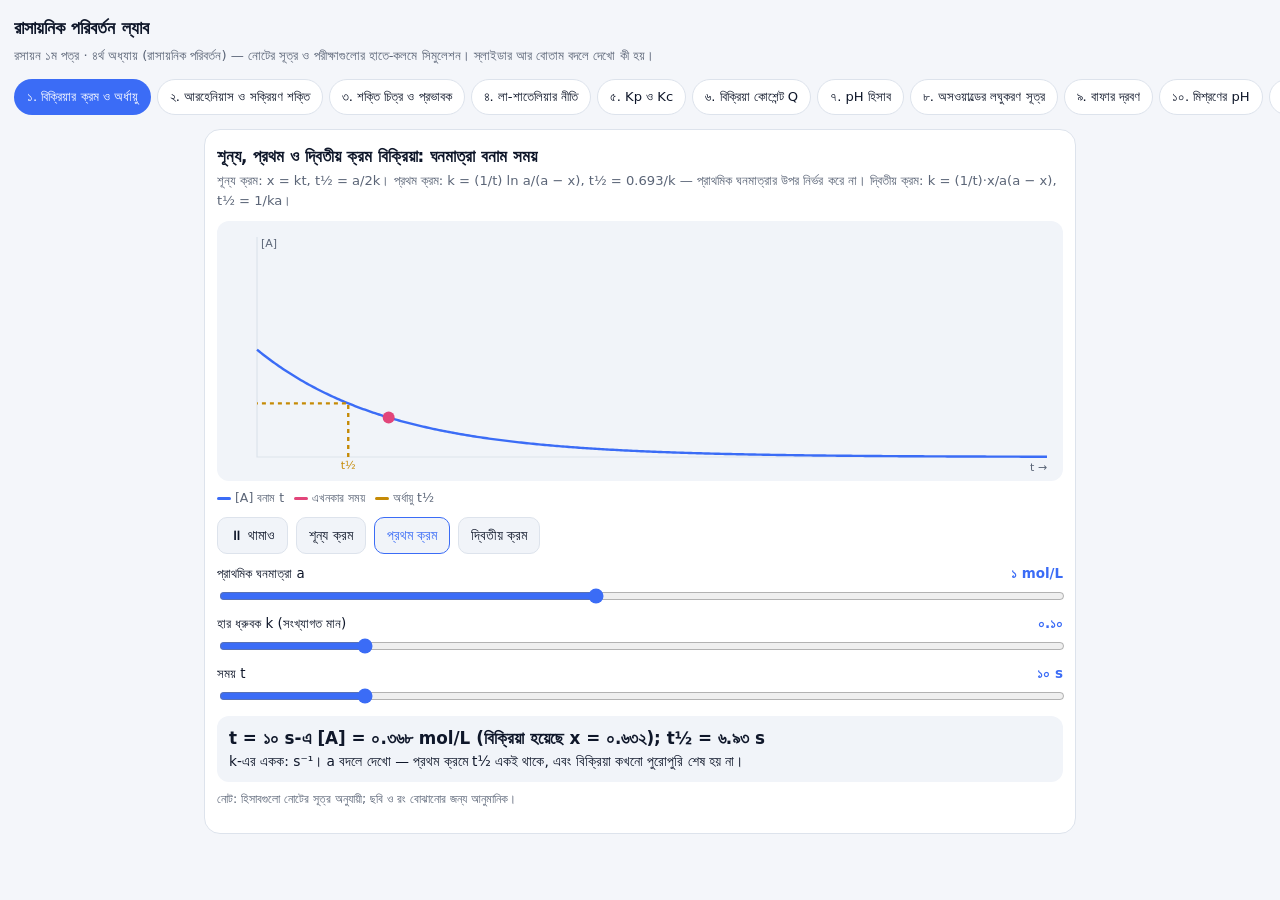
<file: content/files/chemistry_1st_ch04_simulation/chemical-change-lab.html>
<!doctype html>
<html lang="bn">
<head>
<meta charset="utf-8">
<meta name="viewport" content="width=device-width, initial-scale=1">
<title>রাসায়নিক পরিবর্তন ল্যাব — ৪র্থ অধ্যায়ের সিমুলেশন</title>
<style>
  :root {
    --bg: #0d1017; --panel: #151a24; --panel2: #1c2230; --line: #2a3242; --text: #e9edf4; --muted: #8e98ab;
    --a: #7ea6ff; --b: #f7c35c; --c: #4fd8c4; --d: #fb8fb0; --e: #6ee7a0; --grid: rgba(255,255,255,.06);
  }
  @media (prefers-color-scheme: light) {
    :root { --bg: #f4f6fa; --panel: #fff; --panel2: #f1f4f9; --line: #dde3ec; --text: #0f172a; --muted: #5b6577;
      --a: #3b6cf6; --b: #c58a06; --c: #0f9f8e; --d: #e2457a; --e: #16a34a; --grid: rgba(15,23,42,.07); }
  }
  * { box-sizing: border-box; }
  body { margin: 0; background: var(--bg); color: var(--text); font: 15px/1.5 "Noto Sans Bengali", "Inter", system-ui, sans-serif; }
  header { padding: 14px 14px 6px; }
  h1 { margin: 0; font-size: 1.15rem; }
  header p { margin: 4px 0 0; color: var(--muted); font-size: .82rem; }
  .tabs { display: flex; gap: 6px; overflow-x: auto; padding: 8px 14px; scrollbar-width: none; position: sticky; top: 0; background: var(--bg); z-index: 2; }
  .tabs::-webkit-scrollbar { display: none; }
  .tabs button { flex: none; border: 1px solid var(--line); background: var(--panel); color: var(--text); border-radius: 99px; padding: 7px 12px; font: inherit; font-size: .82rem; cursor: pointer; white-space: nowrap; }
  .tabs button.on { background: var(--a); border-color: transparent; color: #fff; }
  main { padding: 6px 14px 24px; max-width: 900px; margin: 0 auto; }
  .card { background: var(--panel); border: 1px solid var(--line); border-radius: 16px; padding: 12px; }
  h2 { margin: 2px 0 2px; font-size: 1.05rem; }
  .sub { color: var(--muted); font-size: .82rem; margin: 0 0 10px; }
  canvas { width: 100%; height: 260px; display: block; background: var(--panel2); border-radius: 12px; touch-action: none; }
  .row { display: flex; gap: 8px; flex-wrap: wrap; margin-top: 10px; }
  .row button { border: 1px solid var(--line); background: var(--panel2); color: var(--text); border-radius: 10px; padding: 7px 12px; font: inherit; font-size: .85rem; cursor: pointer; }
  .row button.on { border-color: var(--a); color: var(--a); }
  .ctl { display: grid; gap: 8px; margin-top: 10px; }
  .ctl label { display: grid; grid-template-columns: 1fr auto; gap: 2px 10px; font-size: .84rem; }
  .ctl label b { color: var(--a); font-variant-numeric: tabular-nums; }
  .ctl input[type=range] { grid-column: 1 / -1; width: 100%; accent-color: var(--a); }
  .info { margin-top: 10px; padding: 10px 12px; border-radius: 12px; background: var(--panel2); font-size: .86rem; }
  .info code { font-family: ui-monospace, monospace; color: var(--c); }
  .info .big { font-size: 1.05rem; font-weight: 700; }
  .legend { display: flex; flex-wrap: wrap; gap: 10px; font-size: .78rem; color: var(--muted); margin-top: 8px; }
  .legend i { display: inline-block; width: 14px; height: 3px; border-radius: 2px; vertical-align: middle; margin-right: 4px; }
  .note { font-size: .78rem; color: var(--muted); margin-top: 8px; }
</style>
</head>
<body>
<header>
  <h1>রাসায়নিক পরিবর্তন ল্যাব</h1>
  <p>রসায়ন ১ম পত্র · ৪র্থ অধ্যায় (রাসায়নিক পরিবর্তন) — নোটের সূত্র ও পরীক্ষাগুলোর হাতে-কলমে সিমুলেশন। স্লাইডার আর বোতাম বদলে দেখো কী হয়।</p>
</header>
<nav class="tabs" id="tabs"></nav>
<main><section class="card">
  <h2 id="title"></h2>
  <p class="sub" id="sub"></p>
  <canvas id="cv"></canvas>
  <div class="legend" id="legend"></div>
  <div class="row" id="buttons"></div>
  <div class="ctl" id="ctl"></div>
  <div class="info" id="info"></div>
  <p class="note" id="note"></p>
</section></main>

<script>
(() => {
  const css = (v) => getComputedStyle(document.documentElement).getPropertyValue(v).trim();
  const cv = document.getElementById('cv');
  const ctx = cv.getContext('2d');
  const bn = (x, d = 2) => {
    const s = typeof x === 'number' ? (Number.isInteger(x) ? String(x) : x.toFixed(d)) : String(x);
    return s.replace(/\d/g, (c) => '০১২৩৪৫৬৭৮৯'[c]);
  };
  const TAU = Math.PI * 2;

  // ---------- drawing helpers ----------
  function grid(w, h, midY = h / 2) {
    ctx.strokeStyle = css('--grid'); ctx.lineWidth = 1;
    for (let x = 0; x < w; x += 40) { ctx.beginPath(); ctx.moveTo(x, 0); ctx.lineTo(x, h); ctx.stroke(); }
    for (let y = midY % 40; y < h; y += 40) { ctx.beginPath(); ctx.moveTo(0, y); ctx.lineTo(w, y); ctx.stroke(); }
    ctx.strokeStyle = css('--line'); ctx.beginPath(); ctx.moveTo(0, midY); ctx.lineTo(w, midY); ctx.stroke();
  }
  function curve(fn, x0, x1, color, width = 2.4, step = 2) {
    ctx.strokeStyle = color; ctx.lineWidth = width; ctx.beginPath();
    for (let x = x0; x <= x1; x += step) { const y = fn(x); x === x0 ? ctx.moveTo(x, y) : ctx.lineTo(x, y); }
    ctx.stroke();
  }
  function dot(x, y, r, color) { ctx.fillStyle = color; ctx.beginPath(); ctx.arc(x, y, r, 0, TAU); ctx.fill(); }
  function text(s, x, y, color = css('--muted'), size = 12, align = 'left') {
    ctx.fillStyle = color; ctx.font = `${size}px "Noto Sans Bengali", system-ui, sans-serif`; ctx.textAlign = align; ctx.fillText(s, x, y);
  }
  function arrowLine(x1, y1, x2, y2, color, label) {
    ctx.strokeStyle = color; ctx.fillStyle = color; ctx.lineWidth = 1.5;
    ctx.beginPath(); ctx.moveTo(x1, y1); ctx.lineTo(x2, y2); ctx.stroke();
    for (const [ax, ay, bx] of [[x1, y1, x2], [x2, y2, x1]]) {
      const d = Math.sign(bx - ax) || 1;
      ctx.beginPath(); ctx.moveTo(ax, ay); ctx.lineTo(ax + 7 * d, ay - 4); ctx.lineTo(ax + 7 * d, ay + 4); ctx.fill();
    }
    if (label) text(label, (x1 + x2) / 2, y1 - 6, color, 12, 'center');
  }

  // ---------- helpers ----------
  const sup = (s) => String(s).replace(/[-+0-9]/g, (c) => '⁻⁺⁰¹²³⁴⁵⁶⁷⁸⁹'['-+0123456789'.indexOf(c)]);
  const sci = (x, d = 2) => {
    if (!isFinite(x)) return '—';
    if (x === 0) return '০';
    let e = Math.floor(Math.log10(Math.abs(x)));
    if (e >= -2 && e <= 4) return bn(x, d);
    let m = x / 10 ** e;
    if (Math.abs(m) >= 10 - 0.5 * 10 ** -d) { m /= 10; e += 1; }
    return `${bn(m, d)} × ১০${sup(e)}`;
  };
  function axes(x0, y0, x1, y1, xl, yl) {
    ctx.strokeStyle = css('--line'); ctx.lineWidth = 1.2;
    ctx.beginPath(); ctx.moveTo(x0, y1); ctx.lineTo(x0, y0); ctx.lineTo(x1, y0); ctx.stroke();
    text(xl, x1, y0 + 14, css('--muted'), 11, 'right');
    text(yl, x0 + 4, y1 + 10, css('--muted'), 11, 'left');
  }
  function arrow(x1, y1, x2, y2, color, w = 2) {
    const a = Math.atan2(y2 - y1, x2 - x1), L = Math.hypot(x2 - x1, y2 - y1);
    if (L < 1) return;
    ctx.strokeStyle = color; ctx.fillStyle = color; ctx.lineWidth = w;
    ctx.beginPath(); ctx.moveTo(x1, y1); ctx.lineTo(x2, y2); ctx.stroke();
    const s = Math.min(9, L * 0.5);
    ctx.beginPath(); ctx.moveTo(x2, y2);
    ctx.lineTo(x2 - s * Math.cos(a - 0.4), y2 - s * Math.sin(a - 0.4));
    ctx.lineTo(x2 - s * Math.cos(a + 0.4), y2 - s * Math.sin(a + 0.4)); ctx.fill();
  }
  function ring(x, y, r, color, w = 1.5, dash) {
    ctx.strokeStyle = color; ctx.lineWidth = w; ctx.setLineDash(dash ?? []);
    ctx.beginPath(); ctx.arc(x, y, r, 0, TAU); ctx.stroke(); ctx.setLineDash([]);
  }
  function rrect(x, y, w, h, r) { ctx.beginPath(); ctx.roundRect(x, y, w, h, r); }
  // test tube / beaker: liquid colour, optional precipitate colour, ring colour, bubbles
  function tube(x, y, w, h, o, t) {
    const lh = h * (o.level ?? 0.62);
    ctx.save();
    rrect(x, y, w, h, [0, 0, w / 2, w / 2]); ctx.clip();
    ctx.fillStyle = o.liquid ?? 'rgba(160,190,230,.18)'; ctx.fillRect(x, y + h - lh, w, lh);
    if (o.ppt) { ctx.fillStyle = o.ppt; ctx.fillRect(x, y + h - lh * 0.32, w, lh * 0.32);
      for (let i = 0; i < 18; i++) dot(x + ((i * 37) % 97) / 97 * w, y + h - lh * (0.32 + ((i * 53) % 61) / 61 * 0.5), 1.6, o.ppt); }
    if (o.ring) { ctx.fillStyle = o.ring; ctx.fillRect(x, y + h - lh * 0.55, w, 7); }
    if (o.bubbles) for (let i = 0; i < 7; i++) { const yy = y + h - ((t * 40 + i * 23) % lh); ring(x + w * (0.25 + 0.5 * ((i * 41) % 13) / 13), yy, 2.2, css('--muted'), 1); }
    ctx.restore();
    ctx.strokeStyle = css('--muted'); ctx.lineWidth = 1.6; rrect(x, y, w, h, [0, 0, w / 2, w / 2]); ctx.stroke();
  }
  const R_J = 8.314, R_L = 0.0821;
  const ln10 = Math.LN10;
  function graph(x0, y0, x1, y1, fns, xmax, ymax, xl, yl) {
    axes(x0, y0, x1, y1, xl, yl);
    fns.forEach(([f, col, w2]) => curve((x) => y0 - Math.max(0, Math.min(1.05, f((x - x0) / (x1 - x0) * xmax) / ymax)) * (y0 - y1), x0, x1, col, w2 ?? 2.4));
  }

  // ---------- simulations ----------
  const S = [];

  S.push({
    id: 'order', tab: '১. বিক্রিয়ার ক্রম ও অর্ধায়ু',
    title: 'শূন্য, প্রথম ও দ্বিতীয় ক্রম বিক্রিয়া: ঘনমাত্রা বনাম সময়',
    sub: 'শূন্য ক্রম: x = kt, t½ = a/2k। প্রথম ক্রম: k = (1/t) ln a/(a − x), t½ = 0.693/k — প্রাথমিক ঘনমাত্রার উপর নির্ভর করে না। দ্বিতীয় ক্রম: k = (1/t)·x/a(a − x), t½ = 1/ka।',
    controls: [['a', 'প্রাথমিক ঘনমাত্রা a', 0.2, 2, 0.05, 1, 'mol/L'], ['k', 'হার ধ্রুবক k (সংখ্যাগত মান)', 0.02, 0.5, 0.01, 0.1, ''], ['t', 'সময় t', 0, 60, 0.5, 10, 's']],
    buttons: [['z', 'শূন্য ক্রম', false, false, 'ord'], ['f', 'প্রথম ক্রম', true, false, 'ord'], ['s', 'দ্বিতীয় ক্রম', false, false, 'ord']],
    legend: [['--a', '[A] বনাম t'], ['--d', 'এখনকার সময়'], ['--b', 'অর্ধায়ু t½']],
    draw(w, h, t, p, b) {
      const { a, k } = p, ord = b.ord;
      const C = (tt) => ord === 'z' ? Math.max(0, a - k * tt) : ord === 'f' ? a * Math.exp(-k * tt) : a / (1 + k * a * tt);
      const half = ord === 'z' ? a / (2 * k) : ord === 'f' ? 0.693 / k : 1 / (k * a);
      const gx0 = 40, gx1 = w - 16, gy0 = h - 24, gy1 = 16, tmax = 60;
      graph(gx0, gy0, gx1, gy1, [[C, css('--a')]], tmax, 2.05, 't →', '[A]');
      const X = (tt) => gx0 + tt / tmax * (gx1 - gx0), Y = (c) => gy0 - c / 2.05 * (gy0 - gy1);
      if (half <= tmax) { ctx.strokeStyle = css('--b'); ctx.setLineDash([4, 4]); ctx.beginPath(); ctx.moveTo(X(half), gy0); ctx.lineTo(X(half), Y(a / 2)); ctx.lineTo(gx0, Y(a / 2)); ctx.stroke(); ctx.setLineDash([]); text('t½', X(half), gy0 + 12, css('--b'), 11, 'center'); }
      dot(X(p.t), Y(C(p.t)), 6, css('--d'));
      const unit = ord === 'z' ? 'mol L⁻¹ s⁻¹' : ord === 'f' ? 's⁻¹' : 'L mol⁻¹ s⁻¹';
      const x = a - C(p.t);
      this.info = `<span class="big">t = ${bn(p.t, 1)} s-এ [A] = ${bn(C(p.t), 3)} mol/L (বিক্রিয়া হয়েছে x = ${bn(x, 3)}); t½ = ${bn(half, 2)} s</span><br>k-এর একক: ${unit}। ${ord === 'f' ? 'a বদলে দেখো — প্রথম ক্রমে t½ একই থাকে, এবং বিক্রিয়া কখনো পুরোপুরি শেষ হয় না।' : ord === 'z' ? 'শূন্য ক্রমে হার ঘনমাত্রার উপর নির্ভর করে না — রেখাটি সরল; t½ = a/2k।' : 'দ্বিতীয় ক্রমে a বাড়ালে t½ কমে (t½ = 1/ka)।'}`;
    },
  });

  S.push({
    id: 'arr', tab: '২. আরহেনিয়াস ও সক্রিয়ণ শক্তি',
    title: 'আরহেনিয়াস সমীকরণ: k = A·e^(−Ea/RT)',
    sub: 'Ea কম হলে k বেশি — বিক্রিয়া দ্রুত। তাপমাত্রা বাড়লে বেশি অণু সক্রিয়ণ শক্তি পায়। ln k বনাম 1/T লেখচিত্র সরলরেখা, ঢাল = −Ea/R। তাপমাত্রা গুণাঙ্ক = k(t+10)/k(t)।',
    controls: [['Ea', 'সক্রিয়ণ শক্তি Ea', 10, 150, 1, 55, 'kJ/mol'], ['T', 'তাপমাত্রা', 250, 450, 1, 300, 'K']],
    legend: [['--a', 'ln k বনাম 1/T'], ['--d', 'এখনকার তাপমাত্রা']],
    draw(w, h, t, p) {
      const Ea = p.Ea * 1000, f = (T) => Math.exp(-Ea / (R_J * T));
      const gx0 = 46, gx1 = w - 16, gy0 = h - 24, gy1 = 16;
      axes(gx0, gy0, gx1, gy1, '1/T →', 'ln k');
      const u0 = 1 / 450, u1 = 1 / 250, lk = (u) => -Ea / R_J * u;
      const ylo = lk(u1), yhi = lk(u0);
      const X = (u) => gx0 + (u - u0) / (u1 - u0) * (gx1 - gx0), Y = (v) => gy0 - (v - ylo) / (yhi - ylo + 1e-9) * (gy0 - gy1) * 0.9;
      curve((x) => Y(lk(u0 + (x - gx0) / (gx1 - gx0) * (u1 - u0))), gx0, gx1, css('--a'), 2.6);
      dot(X(1 / p.T), Y(lk(1 / p.T)), 6, css('--d'));
      const ratio = f(p.T + 10) / f(p.T);
      this.info = `<span class="big">e^(−Ea/RT) = ${sci(f(p.T), 3)} — অর্থাৎ প্রতি ${sci(1 / f(p.T), 2)}টি সংঘর্ষের ১টির যথেষ্ট শক্তি আছে</span><br>${bn(p.T, 0)} K থেকে ${bn(p.T + 10, 0)} K করলে k বাড়ে ${bn(ratio, 2)} গুণ (তাপমাত্রা গুণাঙ্ক)। ঢাল = −Ea/R = ${sci(-Ea / R_J, 3)} K; log k-এর জন্য ঢাল = −Ea/2.303R। নোটে: বেশিরভাগ বিক্রিয়ায় 27°C-এ Ea প্রায় 55 kJ/mol।`;
    },
  });

  S.push({
    id: 'profile', tab: '৩. শক্তি চিত্র ও প্রভাবক',
    title: 'বিক্রিয়ার শক্তি চিত্র: Ea = Ex − EA, ΔH = EB − EA',
    sub: 'EA = বিক্রিয়কের, EB = উৎপাদের, Ex = সক্রিয় জটিল যৌগের স্থিতিশক্তি। তাপোৎপাদীতে EB < EA (ΔH ঋণাত্মক), তাপহারীতে EB > EA। প্রভাবক কম শক্তির বিকল্প পথ তৈরি করে (Ea′ < Ea), কিন্তু ΔH ও সাম্যাবস্থা বদলায় না।',
    controls: [['EA', 'বিক্রিয়কের শক্তি EA', 0, 200, 1, 100, 'kJ'], ['EB', 'উৎপাদের শক্তি EB', 0, 200, 1, 40, 'kJ'], ['Ex', 'শীর্ষবিন্দুর শক্তি Ex', 50, 300, 1, 220, 'kJ'], ['cat', 'প্রভাবক Ea কতটা কমায়', 0, 100, 1, 50, 'kJ']],
    buttons: [['catOn', 'প্রভাবক যোগ', true, false]],
    legend: [['--a', 'প্রভাবক ছাড়া'], ['--e', 'প্রভাবকসহ'], ['--d', 'বিক্রিয়া কণা']],
    draw(w, h, t, p, b) {
      const EA = p.EA, EB = p.EB, Ex = Math.max(p.Ex, EA + 1, EB + 1), Exc = Math.max(EA, EB, Ex - p.cat) + 0.5;
      const x0 = 40, x1 = w - 20, y0 = h - 20, y1 = 18, Y = (e) => y0 - e / 300 * (y0 - y1);
      const path = (peak) => (x) => { const u = (x - x0) / (x1 - x0); if (u < 0.25) return Y(EA); if (u > 0.75) return Y(EB); const v = (u - 0.25) / 0.5; const base = EA + (EB - EA) * v; return Y(base + (peak - base) * Math.sin(Math.PI * v) ** 2 * 1); };
      axes(x0, y0, x1, y1, 'বিক্রিয়ার অগ্রগতি →', 'E');
      curve(path(Ex), x0, x1, css('--a'), 2.6);
      if (b.catOn) curve(path(Exc), x0, x1, css('--e'), 2.2);
      const u = ((t * 0.15) % 1), xx = x0 + u * (x1 - x0);
      dot(xx, path(b.catOn ? Exc : Ex)(xx) - 6, 5, css('--d'));
      [['EA', EA], ['EB', EB], ['Ex', Ex]].forEach(([l, e]) => text(l, x1 + 2, Y(e) + 4, css('--muted'), 10, 'right'));
      const dH = EB - EA, Ea = Ex - EA, Eac = Exc - EA;
      this.info = `<span class="big">Ea = Ex − EA = ${bn(Ea, 0)} kJ${b.catOn ? `; প্রভাবকসহ Ea′ = ${bn(Eac, 0)} kJ` : ''} · ΔH = EB − EA = ${bn(dH, 0)} kJ → ${dH < 0 ? 'তাপোৎপাদী' : dH > 0 ? 'তাপহারী' : 'ΔH শূন্য'}</span><br>পশ্চাৎ বিক্রিয়ার Ea = Ex − EB = ${bn(Ex - EB, 0)} kJ। প্রভাবক দুই দিকের Ea সমান পরিমাণে কমায়, তাই সাম্যাবস্থা বদলায় না — শুধু দ্রুত পৌঁছায়।`;
    },
  });

  const RXN = {
    nh3: { eq: 'N₂ + 3H₂ ⇌ 2NH₃', dn: -2, dH: -92.2, r: [['N₂', 1], ['H₂', 3]], pr: [['NH₃', 2]] },
    no2: { eq: 'N₂O₄ ⇌ 2NO₂', dn: 1, dH: 58.6, r: [['N₂O₄', 1]], pr: [['NO₂', 2]] },
    hi: { eq: 'H₂ + I₂ ⇌ 2HI', dn: 0, dH: 51.9, r: [['H₂', 1], ['I₂', 1]], pr: [['HI', 2]] },
    pcl5: { eq: 'PCl₅ ⇌ PCl₃ + Cl₂', dn: 1, dH: null, r: [['PCl₅', 1]], pr: [['PCl₃', 1], ['Cl₂', 1]] },
    so3: { eq: '2SO₂ + O₂ ⇌ 2SO₃', dn: -1, dH: -192.46, r: [['SO₂', 2], ['O₂', 1]], pr: [['SO₃', 2]] },
  };
  S.push({
    id: 'lechat', tab: '৪. লা-শাতেলিয়ার নীতি',
    title: 'সাম্যাবস্থার উপর তাপমাত্রা, চাপ ও ঘনমাত্রার প্রভাব',
    sub: 'সাম্যাবস্থায় কোনো নিয়ামক বদলালে সাম্য এমন দিকে সরে যাতে পরিবর্তনের ফল প্রশমিত হয়। তাপমাত্রা বাড়ালে তাপ শোষণের দিকে; চাপ বাড়ালে কম গ্যাসীয় মোলের দিকে; বিক্রিয়ক বাড়ালে সামনে।',
    controls: [['dT', 'তাপমাত্রার পরিবর্তন', -100, 100, 5, 0, '°C'], ['dP', 'চাপের গুণক', 0.25, 4, 0.05, 1, '×'], ['dr', 'বিক্রিয়ক যোগ/অপসারণ', -50, 50, 5, 0, '%'], ['dp', 'উৎপাদ যোগ/অপসারণ', -50, 50, 5, 0, '%']],
    buttons: Object.entries(RXN).map(([k, r], i) => [k, r.eq, i === 0, false, 'rx']).concat([['catal', 'প্রভাবক যোগ', false, false]]),
    legend: [['--a', 'বিক্রিয়ক'], ['--b', 'উৎপাদ']],
    note: 'নোট: ছবিতে বারগুলো সাম্যের সরণের দিক বোঝাতে আনুমানিক; দিক ও ΔH নোটের নিয়ম ও মান অনুযায়ী। (N₂O₄ ⇌ 2NO₂ ও H₂ + I₂ ⇌ 2HI তাপহারী, ΔH নোটের kcal মান থেকে kJ-এ।)',
    draw(w, h, t, p, b) {
      const r = RXN[b.rx];
      const votes = [];
      if (p.dT !== 0 && r.dH !== null) { const s = Math.sign(p.dT) * Math.sign(r.dH); votes.push([s, `তাপমাত্রা ${p.dT > 0 ? 'বাড়ানো' : 'কমানো'} → ${s > 0 ? 'সামনে (→)' : 'পেছনে (←)'}; K ${s > 0 ? 'বাড়ে' : 'কমে'}`]); }
      if (p.dP !== 1) { const s = r.dn === 0 ? 0 : (p.dP > 1 ? -Math.sign(r.dn) : Math.sign(r.dn)); votes.push([s, `চাপ ${p.dP > 1 ? 'বাড়ানো' : 'কমানো'} → ${s === 0 ? 'কোনো প্রভাব নেই (Δn = 0)' : s > 0 ? 'সামনে (→)' : 'পেছনে (←)'}`]); }
      if (p.dr !== 0) votes.push([Math.sign(p.dr), `বিক্রিয়ক ${p.dr > 0 ? 'যোগ' : 'অপসারণ'} → ${p.dr > 0 ? 'সামনে (→)' : 'পেছনে (←)'}`]);
      if (p.dp !== 0) votes.push([-Math.sign(p.dp), `উৎপাদ ${p.dp > 0 ? 'যোগ' : 'অপসারণ'} → ${p.dp > 0 ? 'পেছনে (←)' : 'সামনে (→)'}`]);
      if (b.catal) votes.push([0, 'প্রভাবক → সাম্যাবস্থা বদলায় না, শুধু দ্রুত পৌঁছায়']);
      const net = votes.reduce((s, v) => s + v[0], 0);
      const shift = Math.max(-1, Math.min(1, net * 0.35));
      const ease = 0.5 - 0.5 * Math.cos(Math.min(1, (t % 6) / 3) * Math.PI);
      const prodFrac = 0.5 + 0.35 * shift * ease;
      const bx = 30, bw = w - 60, by = 50;
      ctx.fillStyle = css('--a'); ctx.fillRect(bx, by, bw * (1 - prodFrac), 34);
      ctx.fillStyle = css('--b'); ctx.fillRect(bx + bw * (1 - prodFrac), by, bw * prodFrac, 34);
      text(r.r.map((x) => x[0]).join(' + '), bx + 6, by + 22, '#fff', 13);
      text(r.pr.map((x) => x[0]).join(' + '), bx + bw - 6, by + 22, '#fff', 13, 'right');
      text(r.eq + `   (Δn = ${bn(r.dn, 0)}${r.dH !== null ? `, ΔH = ${bn(r.dH, 1)} kJ` : ''})`, w / 2, 30, css('--text'), 13, 'center');
      const dir = net > 0 ? 'সামনের দিকে (উৎপাদ বাড়ে)' : net < 0 ? 'পেছনের দিকে (বিক্রিয়ক বাড়ে)' : 'কোনো নিট সরণ নেই';
      arrow(w / 2 - 40 * Math.sign(net || 0.0001) * (net ? 1 : 0), by + 70, w / 2 + 40 * (net ? Math.sign(net) : 0), by + 70, css('--d'), 3);
      this.info = `<span class="big">নিট ফল: ${dir}</span><br>${votes.length ? votes.map((v) => '• ' + v[1]).join('<br>') : 'কোনো নিয়ামক বদলানো হয়নি — স্লাইডার নাড়াও।'}${r.dH === null ? '<br>(PCl₅-এর ΔH নোটে দেওয়া নেই — তাই তাপমাত্রার প্রভাব দেখানো হয়নি।)' : ''}`;
    },
  });

  const KPKC = [['N₂ + O₂ ⇌ 2NO', 0], ['H₂ + I₂ ⇌ 2HI', 0], ['PCl₅ ⇌ PCl₃ + Cl₂', 1], ['COCl₂ ⇌ CO + Cl₂', 1], ['2SO₃ ⇌ 2SO₂ + O₂', 1], ['N₂ + 3H₂ ⇌ 2NH₃', -2], ['2NO₂ ⇌ N₂O₄', -1], ['2NH₃ ⇌ N₂ + 3H₂', 2]];
  S.push({
    id: 'kpkc', tab: '৫. Kp ও Kc',
    title: 'Kp = Kc(RT)^Δn',
    sub: 'Δn = গ্যাসীয় উৎপাদের মোল − গ্যাসীয় বিক্রিয়কের মোল; R = 0.0821 L atm K⁻¹ mol⁻¹, T কেলভিনে। Δn > 0 হলে Kp > Kc, Δn < 0 হলে Kp < Kc, Δn = 0 হলে সমান ও এককহীন।',
    controls: [['lk', 'log₁₀ Kc', -6, 6, 0.1, 0, ''], ['T', 'তাপমাত্রা T', 273, 1273, 1, 623, 'K']],
    buttons: KPKC.map(([e], i) => [String(i), e, i === 2, false, 'rx']),
    legend: [['--a', 'Kc'], ['--b', 'Kp']],
    draw(w, h, t, p, b) {
      const [eq, dn] = KPKC[+b.rx];
      const Kc = 10 ** p.lk, Kp = Kc * (R_L * p.T) ** dn;
      const lo = -10, hi = 10, X = (v) => 30 + (Math.log10(v) - lo) / (hi - lo) * (w - 60);
      ctx.strokeStyle = css('--line'); ctx.beginPath(); ctx.moveTo(30, h * 0.6); ctx.lineTo(w - 30, h * 0.6); ctx.stroke();
      for (let e = lo; e <= hi; e += 2) { text(`১০${sup(e)}`, X(10 ** e), h * 0.6 + 16, css('--muted'), 10, 'center'); }
      dot(X(Kc), h * 0.6, 7, css('--a')); text('Kc', X(Kc), h * 0.6 - 12, css('--a'), 12, 'center');
      dot(X(Math.max(1e-10, Math.min(1e10, Kp))), h * 0.6, 7, css('--b')); text('Kp', X(Math.max(1e-10, Math.min(1e10, Kp))), h * 0.6 - 26, css('--b'), 12, 'center');
      text(eq + `   Δn = ${bn(dn, 0)}`, w / 2, 28, css('--text'), 14, 'center');
      const ku = dn === 0 ? 'এককহীন' : `(mol L⁻¹)${sup(dn)}`, pu = dn === 0 ? 'এককহীন' : `atm${sup(dn)}`;
      this.info = `<span class="big">Kp = Kc × (${bn(R_L, 4)} × ${bn(p.T, 0)})${sup(dn)} = ${sci(Kc, 2)} × ${sci((R_L * p.T) ** dn, 3)} = ${sci(Kp, 3)}</span><br>Kc-এর একক ${ku}, Kp-এর একক ${pu}। ${dn > 0 ? 'Δn > 0 → Kp > Kc' : dn < 0 ? 'Δn < 0 → Kp < Kc' : 'Δn = 0 → Kp = Kc'}। উল্টো দিকে: Kc = Kp(RT)^−Δn।`;
    },
  });

  S.push({
    id: 'q', tab: '৬. বিক্রিয়া কোশেন্ট Q',
    title: 'Qc বনাম Kc: বিক্রিয়া কোন দিকে যাবে? (H₂ + I₂ ⇌ 2HI)',
    sub: 'Qc = [HI]²/([H₂][I₂]) — যেকোনো মুহূর্তের ঘনমাত্রা দিয়ে। Qc < Kc হলে সামনে, Qc > Kc হলে পেছনে, Qc = Kc হলে সাম্যাবস্থা। Kc > 10³ হলে উৎপাদ বেশি, < 10⁻³ হলে বিক্রিয়ক বেশি।',
    controls: [['Kc', 'Kc', 1, 100, 0.5, 49, ''], ['h2', '[H₂]', 0.05, 2, 0.05, 1, 'M'], ['i2', '[I₂]', 0.05, 2, 0.05, 1, 'M'], ['hi', '[HI]', 0, 4, 0.05, 1, 'M']],
    legend: [['--a', 'H₂'], ['--c', 'I₂'], ['--b', 'HI']],
    note: 'নোট: Kc-এর মান উদাহরণ হিসেবে বদলানো যায়; হিসাবটি সমীকরণ অনুযায়ী আসল সমাধান।',
    draw(w, h, t, p) {
      const Q = p.hi ** 2 / (p.h2 * p.i2), K = p.Kc;
      // solve extent x: (hi + 2x)^2 = K (h2 - x)(i2 - x)
      const f = (x) => (p.hi + 2 * x) ** 2 - K * (p.h2 - x) * (p.i2 - x);
      let lo = -p.hi / 2, hi2 = Math.min(p.h2, p.i2);
      for (let i = 0; i < 80; i++) { const m = (lo + hi2) / 2; (f(m) > 0) ? (hi2 = m) : (lo = m); }
      const x = (lo + hi2) / 2;
      const eqv = [p.h2 - x, p.i2 - x, p.hi + 2 * x], now = [p.h2, p.i2, p.hi];
      const ease = 0.5 - 0.5 * Math.cos(Math.min(1, (t % 6) / 3) * Math.PI);
      const cols = ['--a', '--c', '--b'], names = ['H₂', 'I₂', 'HI'];
      const bw = (w - 80) / 3, base = h - 30, sc = (h - 70) / 4.2;
      names.forEach((n, i) => {
        const v = now[i] + (eqv[i] - now[i]) * ease;
        ctx.fillStyle = css(cols[i]); ctx.fillRect(40 + i * bw + bw * 0.2, base - v * sc, bw * 0.6, v * sc);
        text(`${n}: ${bn(v, 3)}`, 40 + i * bw + bw / 2, base + 16, css('--text'), 12, 'center');
      });
      const dir = Math.abs(Q - K) / K < 0.01 ? 'সাম্যাবস্থায় আছে' : Q < K ? 'সামনের দিকে যাবে (HI বাড়বে)' : 'পেছনের দিকে যাবে (HI কমবে)';
      this.info = `<span class="big">Qc = ${bn(Q, 3)} ${Q < K ? '<' : Q > K ? '>' : '='} Kc = ${bn(K, 1)} → বিক্রিয়া ${dir}</span><br>সাম্যাবস্থায়: [H₂] = ${bn(eqv[0], 3)}, [I₂] = ${bn(eqv[1], 3)}, [HI] = ${bn(eqv[2], 3)} M (যাচাই: [HI]²/[H₂][I₂] = ${bn(eqv[2] ** 2 / (eqv[0] * eqv[1]), 2)})। Δn = 0, তাই এখানে চাপের প্রভাব নেই।`;
    },
  });

  const ACIDS = { sa: ['তীব্র একপ্রোটিক এসিড (HCl)', 'acid', 1, null], sd: ['তীব্র দ্বিপ্রোটিক এসিড (H₂SO₄)', 'acid', 2, null], wa: ['দুর্বল এসিড (CH₃COOH, Ka = 1.8 × 10⁻⁵)', 'acid', 1, 1.8e-5], sb: ['তীব্র ক্ষার (NaOH)', 'base', 1, null], sb2: ['তীব্র দ্বি-অম্লীয় ক্ষার (Ca(OH)₂)', 'base', 2, null], wb: ['দুর্বল ক্ষার (NH₄OH, Kb = 1.8 × 10⁻⁵)', 'base', 1, 1.8e-5] };
  const PHBAND = [[0, 2, 'তীব্র অম্লীয়'], [2, 4, 'মধ্যম অম্লীয়'], [4, 7, 'মৃদু অম্লীয়'], [7, 7.0001, 'প্রশম'], [7, 10, 'মৃদু ক্ষারীয়'], [10, 12, 'মধ্যম ক্ষারীয়'], [12, 14.01, 'তীব্র ক্ষারীয়']];
  S.push({
    id: 'ph', tab: '৭. pH হিসাব',
    title: 'pH = −log[H⁺], pOH = −log[OH⁻], pH + pOH = 14',
    sub: 'তীব্র এসিড/ক্ষার: [H⁺] বা [OH⁻] = তুল্যসংখ্যা × ঘনমাত্রা। দুর্বল এসিড/ক্ষার: অসওয়াল্ডের সূত্রে α = √(Ka/C), [H⁺] = αC। [H⁺] ১০ গুণ বাড়লে pH ১ কমে।',
    controls: [['lc', 'ঘনমাত্রা (log₁₀ M)', -6, 0, 0.05, -2, '']],
    buttons: Object.entries(ACIDS).map(([k, a], i) => [k, a[0], i === 0, false, 'kind']),
    legend: [['--d', 'এখনকার pH']],
    draw(w, h, t, p, b) {
      const [name, typ, eqv, K] = ACIDS[b.kind];
      const C = 10 ** p.lc;
      let ion, alpha = 1;
      if (K) { alpha = Math.min(1, (-K + Math.sqrt(K * K + 4 * K * C)) / (2 * C)); ion = alpha * C; } else ion = eqv * C;
      let pH = typ === 'acid' ? -Math.log10(ion) : 14 + Math.log10(ion);
      pH = Math.max(0, Math.min(14, pH));
      const x0 = 20, x1 = w - 20, y = h * 0.45;
      const g = ctx.createLinearGradient(x0, 0, x1, 0);
      ['#e53935', '#fb8c00', '#fdd835', '#43a047', '#1e88e5', '#5e35b1'].forEach((c, i) => g.addColorStop(i / 5, c));
      ctx.fillStyle = g; ctx.fillRect(x0, y - 16, x1 - x0, 32);
      for (let v = 0; v <= 14; v += 1) text(bn(v, 0), x0 + v / 14 * (x1 - x0), y + 32, css('--muted'), 10, 'center');
      const px = x0 + pH / 14 * (x1 - x0);
      arrow(px, y - 46, px, y - 18, css('--text'), 3);
      const band = PHBAND.find(([a, b2]) => pH >= a && pH < b2) ?? PHBAND[6];
      text(`pH ${bn(pH, 2)}`, px, y - 52, css('--text'), 14, 'center');
      this.info = `<span class="big">${name}, C = ${sci(C, 2)} M → ${typ === 'acid' ? '[H⁺]' : '[OH⁻]'} = ${sci(ion, 3)} M → pH = ${bn(pH, 2)} (${band[2]})</span><br>${K ? `বিয়োজন মাত্রা α = ${bn(alpha * 100, 3)}% — দ্রবণ লঘু করলে α বাড়ে (α ∝ 1/√C)। ` : `তুল্যসংখ্যা ${bn(eqv, 0)}। `}${typ === 'acid' ? `pOH = ${bn(14 - pH, 2)}` : `pOH = ${bn(14 - pH, 2)}`}। শর্টকাট: 0.001 M HCl → pH = ৩; 0.005 M H₂SO₄ → 0.005 × 2 = 0.01 → pH = ২।`;
    },
  });

  S.push({
    id: 'ostwald', tab: '৮. অসওয়াল্ডের লঘুকরণ সূত্র',
    title: 'দুর্বল এসিডের বিয়োজন মাত্রা: α ∝ 1/√C',
    sub: 'নির্দিষ্ট তাপমাত্রায় দুর্বল তড়িৎবিশ্লেষ্যের বিয়োজন মাত্রা মোলার ঘনমাত্রার বর্গমূলের ব্যস্তানুপাতিক। Ka = α²C/(1 − α) ≈ α²C। শুধু দুর্বল তড়িৎবিশ্লেষ্যে প্রযোজ্য।',
    controls: [['lk', 'log₁₀ Ka', -10, -2, 0.05, -4.74, ''], ['lc', 'ঘনমাত্রা C (log₁₀ M)', -5, 0, 0.05, -1, '']],
    legend: [['--a', 'নির্ভুল α'], ['--b', 'আসন্ন α = √(Ka/C)'], ['--d', 'এখনকার অবস্থা']],
    draw(w, h, t, p) {
      const Ka = 10 ** p.lk;
      const ex = (C) => (-Ka + Math.sqrt(Ka * Ka + 4 * Ka * C)) / (2 * C), ap = (C) => Math.min(1, Math.sqrt(Ka / C));
      const gx0 = 40, gx1 = w - 16, gy0 = h - 24, gy1 = 16;
      axes(gx0, gy0, gx1, gy1, 'log C →', 'α');
      const Cof = (x) => 10 ** (-5 + (x - gx0) / (gx1 - gx0) * 5);
      curve((x) => gy0 - ap(Cof(x)) * (gy0 - gy1), gx0, gx1, css('--b'), 1.6);
      curve((x) => gy0 - ex(Cof(x)) * (gy0 - gy1), gx0, gx1, css('--a'), 2.6);
      const C = 10 ** p.lc, a = ex(C);
      dot(gx0 + (p.lc + 5) / 5 * (gx1 - gx0), gy0 - a * (gy0 - gy1), 6, css('--d'));
      const pH = -Math.log10(a * C);
      this.info = `<span class="big">Ka = ${sci(Ka, 2)}, C = ${sci(C, 2)} M → α = ${bn(a * 100, 3)}%, [H⁺] = αC = ${sci(a * C, 3)} M, pH = ${bn(pH, 2)}</span><br>আসন্ন সূত্র √(Ka/C) = ${bn(ap(C) * 100, 3)}%${ap(C) > 0.05 ? ' — α বড় হলে আসন্ন মান ভুল হয়, তখন Ka = α²C/(1 − α) ব্যবহার করতে হয়' : ''}। নোটের উদাহরণ: 0.1 M CH₃COOH (Ka = 1.8 × 10⁻⁵) → pH 2.87।`;
    },
  });

  const BUF = [['ফরমিক এসিড / সোডিয়াম ফরমেট', 3.75], ['অ্যাসিটিক এসিড / সোডিয়াম অ্যাসিটেট', 4.75], ['NaH₂PO₄ / Na₂HPO₄', 7.21], ['NH₄Cl / NH₃', 9.25]];
  S.push({
    id: 'buffer', tab: '৯. বাফার দ্রবণ',
    title: 'বাফার: pH = pKa + log[লবণ]/[এসিড]',
    sub: 'মৃদু এসিড ও তার অনুবন্ধী ক্ষারকের মিশ্রণে সামান্য এসিড বা ক্ষার যোগ করলে pH প্রায় বদলায় না। কার্যকর সীমা pH = pKa ± 1 ([লবণ]/[এসিড] = 0.1–10); অনুপাত 1 হলে বাফার ক্ষমতা সর্বোচ্চ।',
    controls: [['na', 'দুর্বল এসিডের মোল', 0.01, 0.2, 0.005, 0.1, 'mol'], ['ns', 'লবণের মোল', 0.01, 0.2, 0.005, 0.1, 'mol'], ['add', 'যোগ করা HCl (−) বা NaOH (+)', -0.05, 0.05, 0.001, 0.01, 'mol']],
    buttons: BUF.map(([n], i) => [String(i), n, i === 1, false, 'buf']),
    legend: [['--a', 'বাফার দ্রবণের pH'], ['--d', '১ লিটার বিশুদ্ধ পানির pH']],
    draw(w, h, t, p, b) {
      const [name, pKa] = BUF[+b.buf];
      const pH0 = pKa + Math.log10(p.ns / p.na);
      const na2 = p.na - p.add, ns2 = p.ns + p.add;
      const valid = na2 > 0 && ns2 > 0;
      const pH1 = valid ? pKa + Math.log10(ns2 / na2) : (na2 <= 0 ? 14 + Math.log10(Math.max(1e-7, -na2)) : -Math.log10(Math.max(1e-7, -ns2)));
      const w0 = 7, w1 = p.add === 0 ? 7 : p.add > 0 ? 14 + Math.log10(p.add) : -Math.log10(-p.add);
      const x0 = 30, x1 = w - 30, X = (v) => x0 + v / 14 * (x1 - x0);
      [[0.32, pH0, pH1, '--a', 'বাফার'], [0.7, w0, w1, '--d', 'পানি']].forEach(([fy, a0, a1, c, l]) => {
        const y = h * fy;
        ctx.strokeStyle = css('--line'); ctx.beginPath(); ctx.moveTo(x0, y); ctx.lineTo(x1, y); ctx.stroke();
        for (let v = 0; v <= 14; v += 2) text(bn(v, 0), X(v), y + 16, css('--muted'), 10, 'center');
        dot(X(a0), y, 5, css('--muted')); arrow(X(a0), y - 10, X(a1), y - 10, css(c), 2.5); dot(X(a1), y, 7, css(c));
        text(`${l}: ${bn(a0, 2)} → ${bn(a1, 2)}`, x0, y - 22, css('--text'), 12);
      });
      ctx.fillStyle = 'rgba(126,166,255,.12)'; ctx.fillRect(X(pKa - 1), h * 0.32 - 8, X(pKa + 1) - X(pKa - 1), 16);
      this.info = `<span class="big">${name} (pKa ${bn(pKa, 2)}): pH ${bn(pH0, 2)} → ${bn(pH1, 2)} (পরিবর্তন ${bn(Math.abs(pH1 - pH0), 2)})</span><br>একই পরিমাণ ${p.add >= 0 ? 'NaOH' : 'HCl'} বিশুদ্ধ পানিতে দিলে pH বদলায় ${bn(Math.abs(w1 - w0), 2)} একক। ${valid ? (Math.abs(Math.log10(ns2 / na2)) <= 1 ? 'অনুপাত 0.1–10-এর মধ্যে — বাফার কার্যকর।' : 'অনুপাত 0.1–10-এর বাইরে — বাফার ক্ষমতা ফুরিয়ে আসছে।') : 'যোগ করা এসিড/ক্ষার বাফারের সামর্থ্যের চেয়ে বেশি — বাফার ভেঙে গেছে।'} এসিড দিলে: CH₃COO⁻ + H⁺ → CH₃COOH; ক্ষার দিলে: CH₃COOH + OH⁻ → CH₃COO⁻ + H₂O।`;
    },
  });

  S.push({
    id: 'mix', tab: '১০. মিশ্রণের pH',
    title: 'এসিড ও ক্ষার মেশালে মিশ্রণের pH',
    sub: 'ধাপ: ① এসিড ও ক্ষারের মোল (তুল্য) বের করো ② প্রশমনের পর কোনটি অবশিষ্ট দেখো ③ তীব্র অবশিষ্ট থাকলে তার ঘনমাত্রা থেকে pH; দুর্বল এসিড ও তার লবণ থাকলে বাফার — হেন্ডারসন সমীকরণ।',
    controls: [['Va', 'এসিডের আয়তন', 10, 300, 5, 100, 'mL'], ['Ca', 'এসিডের ঘনমাত্রা', 0.01, 1, 0.01, 0.1, 'M'], ['Vb', 'NaOH এর আয়তন', 10, 300, 5, 50, 'mL'], ['Cb', 'NaOH এর ঘনমাত্রা', 0.01, 1, 0.01, 0.1, 'M']],
    buttons: [['HCl', 'HCl (তীব্র)', true, false, 'ac'], ['H2SO4', 'H₂SO₄ (তীব্র, দ্বিপ্রোটিক)', false, false, 'ac'], ['AcOH', 'CH₃COOH (দুর্বল, pKa 4.75)', false, false, 'ac']],
    legend: [['--a', 'এসিড'], ['--b', 'ক্ষার'], ['--d', 'মিশ্রণ']],
    draw(w, h, t, p, b) {
      const eqv = b.ac === 'H2SO4' ? 2 : 1;
      const nA = eqv * p.Ca * p.Va / 1000, nB = p.Cb * p.Vb / 1000, V = (p.Va + p.Vb) / 1000;
      let pH, kind;
      if (b.ac === 'AcOH') {
        if (nB < nA - 1e-12) { pH = nB > 1e-12 ? 4.75 + Math.log10(nB / (nA - nB)) : -Math.log10(Math.sqrt(1.8e-5 * nA / V)); kind = nB > 1e-12 ? 'বাফার (CH₃COOH + CH₃COONa অবশিষ্ট) — অম্লীয়' : 'শুধু দুর্বল এসিড'; }
        else if (Math.abs(nB - nA) < 1e-12) { const Cs = nA / V, Kb = 1e-14 / 1.8e-5; pH = 14 + Math.log10(Math.sqrt(Kb * Cs)); kind = 'সমতুল্য বিন্দু — শুধু CH₃COONa, তাই ক্ষারীয়'; }
        else { pH = 14 + Math.log10((nB - nA) / V); kind = 'NaOH অবশিষ্ট — ক্ষারীয়'; }
      } else {
        if (Math.abs(nA - nB) < 1e-12) { pH = 7; kind = 'পূর্ণ প্রশমন — নিরপেক্ষ'; }
        else if (nA > nB) { pH = -Math.log10((nA - nB) / V); kind = 'এসিড অবশিষ্ট — অম্লীয়'; }
        else { pH = 14 + Math.log10((nB - nA) / V); kind = 'ক্ষার অবশিষ্ট — ক্ষারীয়'; }
      }
      pH = Math.max(0, Math.min(14, pH));
      const tw = Math.min(70, w * 0.16);
      tube(w * 0.06, 34, tw, h - 70, { liquid: 'rgba(229,57,53,.35)', level: p.Va / 300 * 0.8 + 0.1 }, t);
      tube(w * 0.28, 34, tw, h - 70, { liquid: 'rgba(30,136,229,.35)', level: p.Vb / 300 * 0.8 + 0.1 }, t);
      arrow(w * 0.45, h / 2, w * 0.55, h / 2, css('--muted'), 2);
      const hue = pH < 7 ? `rgba(229,57,53,${0.15 + (7 - pH) / 14})` : `rgba(30,136,229,${0.15 + (pH - 7) / 14})`;
      tube(w * 0.62, 34, tw * 1.5, h - 70, { liquid: hue, level: (p.Va + p.Vb) / 600 * 0.8 + 0.1 }, t);
      text(`pH ${bn(pH, 2)}`, w * 0.62 + tw * 0.75, 26, css('--text'), 13, 'center');
      this.info = `<span class="big">এসিডের তুল্য মোল ${sci(nA, 3)}, ক্ষারের ${sci(nB, 3)} → ${kind}, pH = ${bn(pH, 2)}</span><br>মোট আয়তন ${bn(V * 1000, 0)} mL। দুর্বল এসিড অবশিষ্ট থাকলে লবণসহ বাফার হয় — তখন pH = pKa + log(n_লবণ/n_এসিড)।`;
    },
  });

  const NEUT = [['HCl + NaOH', -57.34], ['H₂SO₄ + NaOH', -57.44], ['HNO₃ + NaOH', -57.35], ['HCl + KOH', -57.43], ['HF + NaOH', -68.6], ['HNO₃ + KOH', -58.03], ['CH₃COOH + NaOH', -55.14], ['CH₃COOH + NH₄OH', -50.4]];
  S.push({
    id: 'neut', tab: '১১. প্রশমন তাপ',
    title: 'প্রশমন তাপ ও ক্যালরিমিটারে তাপমাত্রা বৃদ্ধি',
    sub: '১ মোল পানি তৈরিতে উদ্ভূত তাপ = প্রশমন তাপ। তীব্র এসিড + তীব্র ক্ষার ≈ −57.3 kJ; দুর্বল এসিড বা ক্ষার থাকলে কম (বিয়োজনে কিছু শক্তি খরচ হয়); HF + NaOH সর্বাধিক −68.6 kJ।',
    controls: [['V', 'প্রতিটি দ্রবণের আয়তন', 25, 500, 5, 100, 'mL'], ['C', 'প্রতিটির ঘনমাত্রা', 0.1, 2, 0.05, 1, 'M']],
    buttons: NEUT.map(([n], i) => [String(i), n, i === 0, false, 'pair']),
    legend: [['--d', 'থার্মোমিটার']],
    note: 'নোট: দ্রবণের ঘনত্ব 1 g/mL ও আপেক্ষিক তাপ 4.186 J g⁻¹ °C⁻¹ (1 ক্যালরি = 4.186 J) ধরে আনুমানিক তাপমাত্রা বৃদ্ধি।',
    draw(w, h, t, p, b) {
      const [name, dH] = NEUT[+b.pair];
      const n = p.C * p.V / 1000, q = -dH * 1000 * n, m = 2 * p.V, dT = q / (m * 4.186);
      const bars = NEUT.map(([nn, v]) => [nn, -v]);
      const bx = 20, bw = w * 0.55, by = 16, rowh = (h - 30) / bars.length;
      bars.forEach(([nn, v], i) => { const y = by + i * rowh; ctx.fillStyle = i === +b.pair ? css('--d') : css('--a'); ctx.globalAlpha = i === +b.pair ? 1 : 0.5; ctx.fillRect(bx, y, (v / 70) * bw, rowh * 0.6); ctx.globalAlpha = 1; text(`${nn}  ${bn(-v, 2)}`, bx + 4, y + rowh * 0.5, '#fff', 10); });
      const tx = w * 0.8, ty0 = h - 30, ty1 = 24, fill = Math.min(1, (dT * Math.min(1, (t % 5) / 2.5)) / 15);
      ctx.strokeStyle = css('--muted'); ctx.lineWidth = 2; rrect(tx - 8, ty1, 16, ty0 - ty1, 8); ctx.stroke();
      ctx.fillStyle = css('--d'); ctx.fillRect(tx - 4, ty0 - (0.15 + 0.85 * fill) * (ty0 - ty1 - 10), 8, (0.15 + 0.85 * fill) * (ty0 - ty1 - 10)); dot(tx, ty0, 10, css('--d'));
      this.info = `<span class="big">${name}: ΔH = ${bn(dH, 2)} kJ/mol; ${bn(n, 3)} mol পানি তৈরিতে তাপ = ${bn(q / 1000, 2)} kJ</span><br>${bn(m, 0)} g মিশ্রণের তাপমাত্রা বাড়ে প্রায় ΔT = q/(m·c) = ${bn(dT, 2)} °C। প্রশমন বিক্রিয়া সবসময় তাপোৎপাদী।`;
    },
  });

  const BE = { 'H–H': 436, 'Cl–Cl': 243, 'H–Cl': 432, 'C–H': 413, 'O=O': 496, 'C=O': 724, 'O–H': 463, 'N≡N': 945, 'N–H': 388, 'C=C': 612, 'C–C': 338, 'C–Cl': 328 };
  const BRX = [
    ['H₂ + Cl₂ → 2HCl', [['H–H', 1], ['Cl–Cl', 1]], [['H–Cl', 2]]],
    ['N₂ + 3H₂ → 2NH₃', [['N≡N', 1], ['H–H', 3]], [['N–H', 6]]],
    ['CH₄ + 2O₂ → CO₂ + 2H₂O', [['C–H', 4], ['O=O', 2]], [['C=O', 2], ['O–H', 4]]],
    ['CH₂=CH₂ + H₂ → CH₃–CH₃', [['C=C', 1], ['C–H', 4], ['H–H', 1]], [['C–C', 1], ['C–H', 6]]],
    ['CH₄ + Cl₂ → CH₃Cl + HCl', [['C–H', 4], ['Cl–Cl', 1]], [['C–H', 3], ['C–Cl', 1], ['H–Cl', 1]]],
  ];
  S.push({
    id: 'bond', tab: '১২. বন্ধন শক্তি থেকে ΔH',
    title: 'বিক্রিয়া তাপ = ভাঙা বন্ধনের শক্তি − গঠিত বন্ধনের শক্তি',
    sub: 'বন্ধন ভাঙতে শক্তি লাগে (তাপহারী), বন্ধন গঠনে শক্তি নির্গত হয় (তাপোৎপাদী)। নোটের গড় বন্ধন শক্তির ছক (kJ/mol) দিয়ে হিসাব।',
    controls: [],
    buttons: BRX.map(([n], i) => [String(i), n, i === 0, false, 'rx']),
    legend: [['--d', 'ভাঙা বন্ধন (শক্তি শোষণ)'], ['--e', 'গঠিত বন্ধন (শক্তি নির্গমন)']],
    note: 'নোট: গড় বন্ধন শক্তি দিয়ে হিসাব আসন্ন — পরীক্ষালব্ধ ΔH থেকে কিছুটা আলাদা হতে পারে (যেমন H₂ + Cl₂ → 2HCl-এর ΔH নোটে −184 kJ)।',
    draw(w, h, t, p, b) {
      const [name, br, fm] = BRX[+b.rx];
      const Eb = br.reduce((s, [k, n]) => s + BE[k] * n, 0), Ef = fm.reduce((s, [k, n]) => s + BE[k] * n, 0), dH = Eb - Ef;
      const x0 = 50, y0 = h - 30, top = 16, mx = Math.max(Eb, Ef) * 1.15, Y = (e) => y0 - (e / mx) * (y0 - top) * 0.9 - 0;
      const base = Y(Ef) + (Y(0) - Y(Ef)) * 0; // reactants at energy Ef baseline for visual
      const lv = (y, l, col, xa, xb) => { ctx.strokeStyle = col; ctx.lineWidth = 3; ctx.beginPath(); ctx.moveTo(xa, y); ctx.lineTo(xb, y); ctx.stroke(); text(l, (xa + xb) / 2, y - 6, col, 11, 'center'); };
      const yR = Y(Math.max(0, Ef - Eb) + 0), yAtoms = Y(Math.max(Eb, Ef)), yP = Y(Math.max(0, Eb - Ef));
      void base;
      lv(yR, 'বিক্রিয়ক', css('--a'), x0, x0 + w * 0.22);
      lv(yAtoms, 'মুক্ত পরমাণু', css('--muted'), x0 + w * 0.3, x0 + w * 0.52);
      lv(yP, 'উৎপাদ', css('--b'), x0 + w * 0.6, w - 20);
      arrow(x0 + w * 0.26, yR, x0 + w * 0.26, yAtoms + 4, css('--d'), 2.5);
      arrow(x0 + w * 0.56, yAtoms, x0 + w * 0.56, yP - 4, css('--e'), 2.5);
      text(`+${bn(Eb, 0)}`, x0 + w * 0.26 + 6, (yR + yAtoms) / 2, css('--d'), 12);
      text(`−${bn(Ef, 0)}`, x0 + w * 0.56 + 6, (yAtoms + yP) / 2, css('--e'), 12);
      const lst = (arr) => arr.map(([k, n]) => `${n > 1 ? bn(n, 0) + ' × ' : ''}${k} (${bn(BE[k], 0)})`).join(' + ');
      this.info = `<span class="big">${name}: ΔH = ${bn(Eb, 0)} − ${bn(Ef, 0)} = ${bn(dH, 0)} kJ → ${dH < 0 ? 'তাপোৎপাদী' : 'তাপহারী'}</span><br>ভাঙে: ${lst(br)}<br>গড়ে: ${lst(fm)}`;
    },
  });

  S.push({
    id: 'green', tab: '১৩. এটম ইকোনমি ও ই-ফ্যাক্টর',
    title: 'গ্রিন কেমিস্ট্রি: %AE ও E-factor',
    sub: '%AE = কাঙ্ক্ষিত উৎপাদের ভর × 100 ÷ সব উৎপাদের মোট ভর; যত বেশি তত গ্রিনার। E-factor = বর্জ্যের ভর ÷ উৎপাদের ভর; আদর্শ মান 0। উদাহরণ: ইথিলিন অক্সাইড উৎপাদনের দুই পথ।',
    controls: [['waste', 'শিল্পে বর্জ্যের ভর', 0, 50, 0.5, 1, 'kg'], ['prod', 'উৎপাদের ভর', 1, 50, 0.5, 5, 'kg']],
    buttons: [['old', 'প্রচলিত: C₂H₄ + Cl₂ + Ca(OH)₂', true, false, 'route'], ['new', 'গ্রিনার: C₂H₄ + ½O₂ —Ag→', false, false, 'route']],
    legend: [['--e', 'কাঙ্ক্ষিত উৎপাদ C₂H₄O'], ['--d', 'বর্জ্য/উপজাত']],
    draw(w, h, t, p, b) {
      const M = { C: 12, H: 1, O: 16, Cl: 35.5, Ca: 40 };
      const EO = 2 * M.C + 4 * M.H + M.O, CaCl2 = M.Ca + 2 * M.Cl, H2O = 2 * M.H + M.O;
      const parts = b.route === 'old' ? [['C₂H₄O', EO, '--e'], ['CaCl₂', CaCl2, '--d'], ['H₂O', H2O, '--d']] : [['C₂H₄O', EO, '--e']];
      const tot = parts.reduce((s, x) => s + x[1], 0), AE = EO / tot * 100;
      let x = 30; const bw = w - 60, y = 40;
      parts.forEach(([n, m, c]) => { const ww = m / tot * bw; ctx.fillStyle = css(c); ctx.fillRect(x, y, ww - 2, 40); if (ww > 40) text(`${n} ${bn(m, 1)}`, x + 6, y + 25, '#fff', 12); x += ww; });
      const E = p.waste / p.prod;
      const gx = 30, gy = h - 40, gw = w - 60;
      ctx.fillStyle = css('--panel'); ctx.fillRect(gx, gy, gw, 16);
      ctx.fillStyle = E < 0.5 ? css('--e') : E < 5 ? css('--b') : css('--d'); ctx.fillRect(gx, gy, Math.min(1, E / 10) * gw, 16);
      text('E-factor', gx, gy - 6, css('--muted'), 11);
      this.info = `<span class="big">%AE = ${bn(EO, 0)} × 100 ÷ ${bn(tot, 1)} = ${bn(AE, 1)}%${AE === 100 ? ' — কোনো উপজাত নেই, সবচেয়ে গ্রিন' : ''}</span><br>E-factor = ${bn(p.waste, 1)} kg ÷ ${bn(p.prod, 1)} kg = ${bn(E, 2)} ${E === 0 ? '(আদর্শ)' : ''}। নোটের উদাহরণ: 5 kg উৎপাদে 1 kg বর্জ্য → 0.2। আদর্শ শিল্পে Atom Economy 70–90%।`;
    },
  });

  S.push({
    id: 'cfc', tab: '১৪. CFC নম্বর ↔ সংকেত',
    title: 'CFC/HCFC নম্বর থেকে সংকেত: নম্বর + 90 → C, H, F',
    sub: 'নম্বরের সাথে 90 যোগ করো; ১ম অঙ্ক = C, ২য় = H, ৩য় = F সংখ্যা; C-এর বাকি যোজনী Cl দিয়ে পূর্ণ। উদাহরণ: CFC-11 → 101 → CFCl₃।',
    controls: [['num', 'CFC/HCFC নম্বর', 10, 152, 1, 11, '']],
    legend: [['--a', 'C'], ['--c', 'H'], ['--e', 'F'], ['--b', 'Cl']],
    draw(w, h, t, p) {
      const v = p.num + 90, s = String(v).padStart(3, '0');
      const C = +s[0], H = +s[1], F = +s[2];
      const valence = 2 * C + 2, Cl = valence - H - F;
      const ok = C >= 1 && Cl >= 0;
      const sub = (n) => n > 1 ? String(n).replace(/\d/g, (d) => '₀₁₂₃₄₅₆₇₈₉'[d]) : '';
      const formula = ok ? `C${sub(C)}${H ? 'H' + sub(H) : ''}${Cl ? 'Cl' + sub(Cl) : ''}${F ? 'F' + sub(F) : ''}` : '—';
      const items = [['C', C, '--a'], ['H', H, '--c'], ['F', F, '--e'], ['Cl', Math.max(0, Cl), '--b']];
      const bw = (w - 60) / 4;
      items.forEach(([n, c, col], i) => { for (let k = 0; k < c; k++) dot(40 + i * bw + bw / 2 + ((k % 3) - 1) * 18, h - 50 - Math.floor(k / 3) * 22, 9, css(col)); text(`${n}: ${bn(c, 0)}`, 40 + i * bw + bw / 2, h - 18, css('--text'), 12, 'center'); });
      text(`${bn(p.num, 0)} + ৯০ = ${bn(v, 0)}`, w / 2, 34, css('--muted'), 14, 'center');
      text(formula, w / 2, 70, css('--text'), 22, 'center');
      this.info = ok
        ? `<span class="big">${H > 0 ? 'HCFC' : 'CFC'}-${bn(p.num, 0)} → C = ${bn(C, 0)}, H = ${bn(H, 0)}, F = ${bn(F, 0)}, Cl = ${bn(Cl, 0)} → ${formula}</span><br>উল্টো নিয়ম: CFC-abc-এ a = C − 1, b = H + 1, c = F। ${H > 0 ? 'H থাকলে HCFC — ওজোন স্তরের কম ক্ষতি করে, জীবনকাল 2–10 বছর।' : 'H নেই — পূর্ণ CFC, জীবনকাল প্রায় 100 বছর।'}`
        : `<span class="big">এই নম্বরে বৈধ সংকেত হয় না (H + F কার্বনের যোজনীর চেয়ে বেশি)</span>`;
    },
  });

  // ---------- runner ----------
  let cur = null, params = {}, btn = {}, t0 = performance.now(), paused = false;
  const $ = (id) => document.getElementById(id);
  $('tabs').innerHTML = S.map((s, i) => `<button data-i="${i}">${s.tab}</button>`).join('');
  $('tabs').addEventListener('click', (e) => { const b = e.target.closest('button'); if (b) select(Number(b.dataset.i)); });

  function select(i) {
    cur = S[i];
    document.querySelectorAll('#tabs button').forEach((b, j) => b.classList.toggle('on', j === i));
    $('title').textContent = cur.title;
    $('sub').textContent = cur.sub;
    params = {}; btn = {};
    $('ctl').innerHTML = cur.controls.map(([k, label, min, max, step, val, unit]) => {
      params[k] = val;
      return `<label>${label}<b id="v_${k}">${bn(val, step < 0.01 ? 3 : step < 1 ? 2 : 0)} ${unit}</b><input type="range" min="${min}" max="${max}" step="${step}" value="${val}" data-k="${k}" data-u="${unit}" data-s="${step}"></label>`;
    }).join('');
    $('buttons').innerHTML = `<button data-b="pause">${paused ? '▶ চালাও' : '⏸ থামাও'}</button>` + (cur.buttons ?? []).map(([k, label, on, isAction, group]) => {
      if (group) { if (on) btn[group] = k; } else if (!isAction) btn[k] = on;
      return `<button data-b="${k}" ${group ? `data-g="${group}"` : ''} ${isAction ? 'data-a="1"' : ''} class="${on ? 'on' : ''}">${label}</button>`;
    }).join('');
    $('legend').innerHTML = (cur.legend ?? []).map(([c, l]) => `<span><i style="background:var(${c})"></i>${l}</span>`).join('');
    $('note').textContent = cur.note ?? 'নোট: হিসাবগুলো নোটের সূত্র অনুযায়ী; ছবি ও রং বোঝানোর জন্য আনুমানিক।';
    cv.style.height = (cur.height ?? 260) + 'px';
    resize();
  }

  $('ctl').addEventListener('input', (e) => {
    const r = e.target; if (!r.dataset.k) return;
    params[r.dataset.k] = Number(r.value);
    const s = Number(r.dataset.s);
    $(`v_${r.dataset.k}`).textContent = `${bn(Number(r.value), s < 0.01 ? 3 : s < 1 ? 2 : 0)} ${r.dataset.u}`;
  });
  $('buttons').addEventListener('click', (e) => {
    const b = e.target.closest('button'); if (!b) return;
    const k = b.dataset.b;
    if (k === 'pause') { paused = !paused; b.textContent = paused ? '▶ চালাও' : '⏸ থামাও'; return; }
    if (b.dataset.a) { cur.action?.call(cur, k, params); return; }
    if (b.dataset.g) { btn[b.dataset.g] = k; document.querySelectorAll(`[data-g="${b.dataset.g}"]`).forEach((x) => x.classList.toggle('on', x === b)); return; }
    btn[k] = !btn[k]; b.classList.toggle('on', btn[k]);
  });

  let W = 0, H = 0, simT = 0, last = performance.now();
  function resize() {
    const dpr = Math.min(2, window.devicePixelRatio || 1);
    W = cv.clientWidth; H = cv.clientHeight;
    cv.width = W * dpr; cv.height = H * dpr; ctx.setTransform(dpr, 0, 0, dpr, 0, 0);
  }
  window.addEventListener('resize', resize);
  function frame(now) {
    const dt = Math.min(0.1, (now - last) / 1000); last = now;
    if (!paused) simT += dt;
    if (cur) {
      ctx.clearRect(0, 0, W, H);
      cur.draw(W, H, simT, params, btn);
      $('info').innerHTML = cur.info ?? '';
    }
    requestAnimationFrame(frame);
  }
  select(0);
  requestAnimationFrame(frame);
})();
</script>
</body>
</html>
</file>
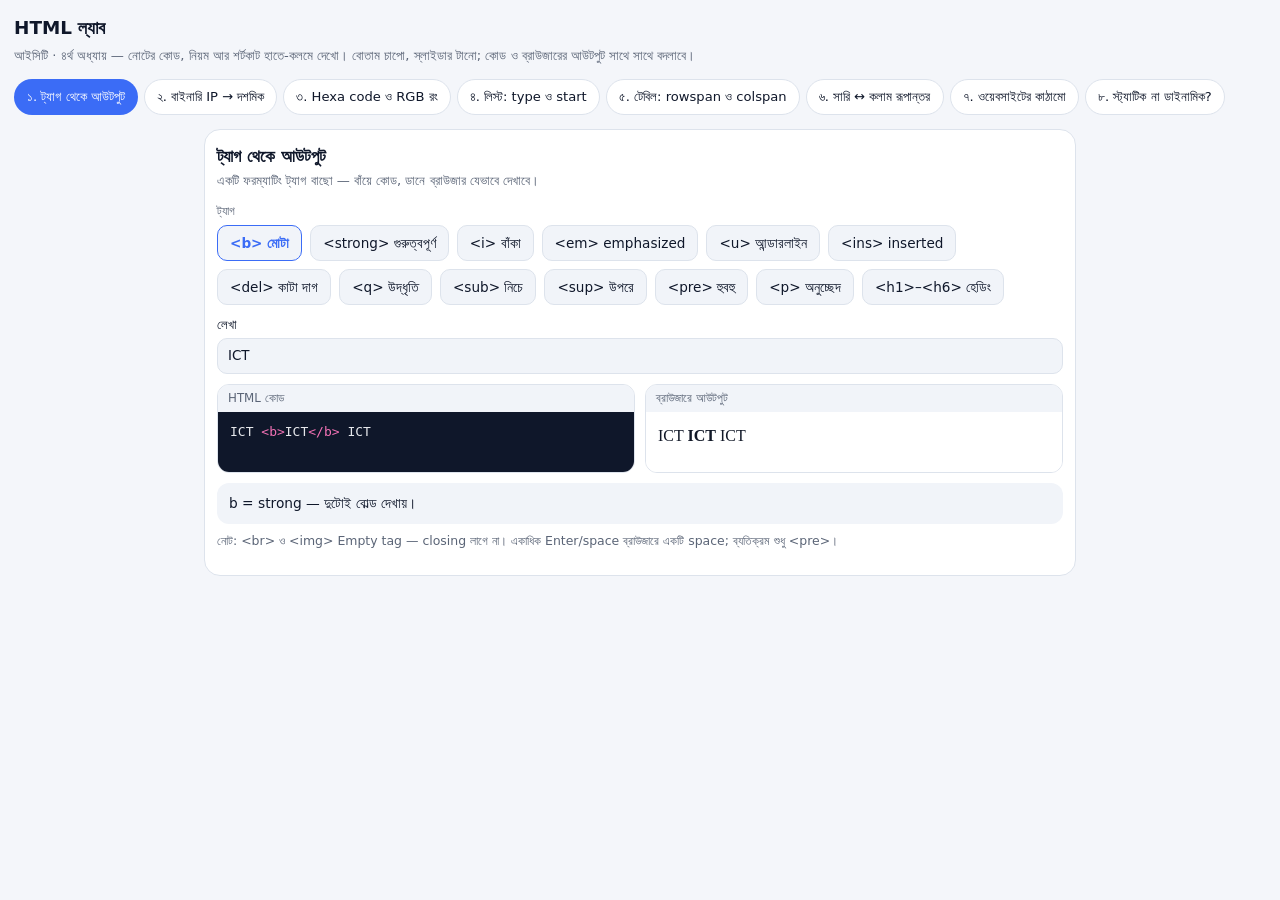
<file: content/files/ict_1st_ch04_simulation/html-lab.html>
<!doctype html>
<html lang="bn">
<head>
<meta charset="utf-8">
<meta name="viewport" content="width=device-width, initial-scale=1">
<title>HTML ল্যাব — ৪র্থ অধ্যায়ের ৮টি সিমুলেশন</title>
<style>
  :root {
    --bg: #0d1017; --panel: #151a24; --panel2: #1c2230; --line: #2a3242; --text: #e9edf4; --muted: #8e98ab;
    --a: #7ea6ff; --b: #f7c35c; --c: #4fd8c4; --d: #fb8fb0; --e: #6ee7a0; --f: #c49bff;
    --code-bg: #0b0f17; --page: #ffffff; --page-text: #111827;
  }
  @media (prefers-color-scheme: light) {
    :root { --bg: #f4f6fa; --panel: #fff; --panel2: #f1f4f9; --line: #dde3ec; --text: #0f172a; --muted: #5b6577;
      --a: #3b6cf6; --b: #c58a06; --c: #0f9f8e; --d: #e2457a; --e: #16a34a; --f: #7c3aed; --code-bg: #0f172a; }
  }
  * { box-sizing: border-box; }
  body { margin: 0; background: var(--bg); color: var(--text); font: 15px/1.5 "Noto Sans Bengali", "Inter", system-ui, sans-serif; }
  header { padding: 14px 14px 6px; }
  h1 { margin: 0; font-size: 1.15rem; }
  header p { margin: 4px 0 0; color: var(--muted); font-size: .82rem; }
  .tabs { display: flex; gap: 6px; overflow-x: auto; padding: 8px 14px; scrollbar-width: none; position: sticky; top: 0; background: var(--bg); z-index: 2; }
  .tabs::-webkit-scrollbar { display: none; }
  .tabs button { flex: none; border: 1px solid var(--line); background: var(--panel); color: var(--text); border-radius: 99px; padding: 7px 12px; font: inherit; font-size: .82rem; cursor: pointer; white-space: nowrap; }
  .tabs button.on { background: var(--a); border-color: transparent; color: #fff; }
  main { padding: 6px 14px 24px; max-width: 900px; margin: 0 auto; }
  .card { background: var(--panel); border: 1px solid var(--line); border-radius: 16px; padding: 12px; }
  h2 { margin: 2px 0 2px; font-size: 1.05rem; }
  .sub { color: var(--muted); font-size: .82rem; margin: 0 0 10px; }
  .row { display: flex; gap: 8px; flex-wrap: wrap; margin-top: 10px; }
  .row .gl { width: 100%; font-size: .74rem; color: var(--muted); margin: 2px 0 -4px; }
  .row button { border: 1px solid var(--line); background: var(--panel2); color: var(--text); border-radius: 10px; padding: 7px 12px; font: inherit; font-size: .85rem; cursor: pointer; }
  .row button.on { border-color: var(--a); color: var(--a); font-weight: 700; }
  .ctl { display: grid; gap: 8px; margin-top: 10px; }
  .ctl label { display: grid; grid-template-columns: 1fr auto; gap: 2px 10px; font-size: .84rem; }
  .ctl label b { color: var(--a); font-variant-numeric: tabular-nums; }
  .ctl input[type=range] { grid-column: 1 / -1; width: 100%; accent-color: var(--a); }
  .ctl input[type=text] { grid-column: 1 / -1; width: 100%; font: inherit; padding: 7px 10px; border-radius: 10px; border: 1px solid var(--line); background: var(--panel2); color: var(--text); }
  .two { display: grid; gap: 10px; grid-template-columns: 1fr; margin-top: 10px; }
  @media (min-width: 640px) { .two { grid-template-columns: 1fr 1fr; } }
  .pane { border-radius: 12px; overflow: hidden; border: 1px solid var(--line); }
  .pane .hd { font-size: .74rem; padding: 5px 10px; background: var(--panel2); color: var(--muted); }
  pre.code { margin: 0; padding: 10px 12px; background: var(--code-bg); color: #e5e7eb; font: 13px/1.5 ui-monospace, "DejaVu Sans Mono", monospace; overflow-x: auto; white-space: pre; min-height: 60px; }
  .code .t { color: #f472b6; } .code .at { color: #fbbf24; } .code .v { color: #86efac; }
  .out { background: var(--page); color: var(--page-text); padding: 12px; min-height: 60px; font-family: "Times New Roman", serif; font-size: 16px; overflow-x: auto; }
  .out table { border-collapse: separate; }
  .out td, .out th { border: 1px solid #555; padding: 4px 8px; min-width: 28px; text-align: left; }
  .out th { text-align: center; }
  .info { margin-top: 10px; padding: 10px 12px; border-radius: 12px; background: var(--panel2); font-size: .86rem; }
  .info code { font-family: ui-monospace, monospace; color: var(--c); }
  .info .big { font-size: 1.05rem; font-weight: 700; }
  .info .ok { color: var(--e); font-weight: 700; }
  .info .no { color: var(--d); font-weight: 700; }
  .note { font-size: .78rem; color: var(--muted); margin-top: 8px; }
  .bits { display: grid; grid-template-columns: repeat(8, 1fr); gap: 4px; margin-top: 6px; }
  .bits button { font: 600 15px ui-monospace, monospace; padding: 8px 0; border-radius: 8px; border: 1px solid var(--line); background: var(--panel2); color: var(--muted); cursor: pointer; }
  .bits button.one { background: var(--a); color: #fff; border-color: transparent; }
  .bits small { display: block; font: 10px system-ui; opacity: .8; }
  .octet { margin-top: 8px; }
  .octet .lb { font-size: .8rem; color: var(--muted); display: flex; justify-content: space-between; }
  .octet .lb b { color: var(--text); font-variant-numeric: tabular-nums; }
  .swatch { height: 90px; border-radius: 12px; border: 1px solid var(--line); margin-top: 10px; }
  svg { width: 100%; height: 260px; display: block; background: var(--panel2); border-radius: 12px; }
  .chk { display: grid; gap: 6px; margin-top: 10px; }
  .chk label { display: flex; gap: 8px; align-items: center; font-size: .88rem; padding: 6px 10px; background: var(--panel2); border-radius: 10px; cursor: pointer; }
</style>
</head>
<body>
<header>
  <h1>HTML ল্যাব</h1>
  <p>আইসিটি · ৪র্থ অধ্যায় — নোটের কোড, নিয়ম আর শর্টকাট হাতে-কলমে দেখো। বোতাম চাপো, স্লাইডার টানো; কোড ও ব্রাউজারের আউটপুট সাথে সাথে বদলাবে।</p>
</header>
<nav class="tabs" id="tabs"></nav>
<main><section class="card">
  <h2 id="title"></h2>
  <p class="sub" id="sub"></p>
  <div id="stage"></div>
  <p class="note" id="note"></p>
</section></main>

<script>
(() => {
  const $ = (id) => document.getElementById(id);
  const BN = '০১২৩৪৫৬৭৮৯';
  const bn = (n) => String(n).replace(/\d/g, (d) => BN[d]);
  const esc = (s) => String(s).replace(/&/g, '&amp;').replace(/</g, '&lt;').replace(/>/g, '&gt;').replace(/"/g, '&quot;');
  // syntax-colour a block of HTML source for the dark code pane
  const hl = (src) => esc(src).replace(/(&lt;\/?)([a-zA-Z0-9!]+)((?:\s+[a-z-]+(?:=&quot;[^&]*?&quot;)?)*)\s*(\/?&gt;)/g, (m, o, tag, attrs, c) =>
    `<span class="t">${o}${tag}</span>` + attrs.replace(/([a-z-]+)(=)(&quot;[^&]*?&quot;)/g, '<span class="at">$1</span>$2<span class="v">$3</span>') + `<span class="t">${c}</span>`);
  const codeOut = (src, hd1 = 'HTML কোড', hd2 = 'ব্রাউজারে আউটপুট') =>
    `<div class="two"><div class="pane"><div class="hd">${hd1}</div><pre class="code">${hl(src)}</pre></div>` +
    `<div class="pane"><div class="hd">${hd2}</div><div class="out">${src}</div></div></div>`;
  const btns = (group, list, cur) => `<div class="row"><div class="gl">${group}</div>` +
    list.map(([k, label]) => `<button data-k="${esc(k)}" class="${k === cur ? 'on' : ''}">${label}</button>`).join('') + '</div>';
  const range = (id, label, min, max, val, step = 1) =>
    `<label>${label}<b id="${id}v">${bn(val)}</b><input type="range" id="${id}" min="${min}" max="${max}" step="${step}" value="${val}"></label>`;

  // ---------- 1. tag → output ----------
  const FMT = [
    ['b', '<b> মোটা'], ['strong', '<strong> গুরুত্বপূর্ণ'], ['i', '<i> বাঁকা'], ['em', '<em> emphasized'],
    ['u', '<u> আন্ডারলাইন'], ['ins', '<ins> inserted'], ['del', '<del> কাটা দাগ'], ['q', '<q> উদ্ধৃতি'],
    ['sub', '<sub> নিচে'], ['sup', '<sup> উপরে'], ['pre', '<pre> হুবহু'], ['p', '<p> অনুচ্ছেদ'], ['h', '<h1>–<h6> হেডিং'],
  ];
  const FMT_NOTE = {
    b: 'b = strong — দুটোই বোল্ড দেখায়।', strong: 'strong দেখতে b-এর মতোই মোটা।', i: 'i = em — দুটোই ইটালিক।', em: 'em দেখতে i-এর মতোই বাঁকা।',
    u: 'u = ins — দুটোই আন্ডারলাইন।', ins: 'ins দেখতে u-এর মতোই আন্ডারলাইন।', del: 'del = delete = মাঝখানে কাটা দাগ।', q: 'q দুই পাশে কোটেশন চিহ্ন বসায়।',
    sub: 'sub = নিচে (subway = মাটির নিচে) — H<sub>2</sub>O।', sup: 'sup = উপরে (superman = আকাশে) — a<sup>2</sup>।',
    pre: 'কোডে যত space/নতুন লাইন, pre-তে হুবহু তাই দেখায় — বাকি সব ট্যাগে একাধিক space মিলে একটি space হয়।', p: 'p নতুন অনুচ্ছেদ তৈরি করে (উপরে-নিচে একটু ফাঁকা থাকে)।',
    h: 'h1 সবচেয়ে বড়, h6 সবচেয়ে ছোট — সংখ্যা যত ছোট, হেডিং তত বড়।',
  };
  const tagSim = {
    title: 'ট্যাগ থেকে আউটপুট', sub: 'একটি ফরম্যাটিং ট্যাগ বাছো — বাঁয়ে কোড, ডানে ব্রাউজার যেভাবে দেখাবে।',
    note: 'নোট: <br> ও <img> Empty tag — closing লাগে না। একাধিক Enter/space ব্রাউজারে একটি space; ব্যতিক্রম শুধু <pre>।',
    st: { tag: 'b', text: 'ICT', lvl: 1 },
    render() {
      const s = this.st;
      let src;
      if (s.tag === 'sub') src = `H<sub>2</sub>O`;
      else if (s.tag === 'sup') src = `a<sup>2</sup>+b<sup>2</sup>`;
      else if (s.tag === 'pre') src = `<p>Sany   is   a    good\nboy.</p>\n<pre>Sany   is   a    good\nboy.</pre>`;
      else if (s.tag === 'h') src = `<h${s.lvl}>${esc(s.text)}</h${s.lvl}>`;
      else src = `${esc(s.text)} <${s.tag}>${esc(s.text)}</${s.tag}> ${esc(s.text)}`;
      $('stage').innerHTML = btns('ট্যাগ', FMT.map(([k, l]) => [k, esc(l)]), s.tag) +
        `<div class="ctl"><label>লেখা<input type="text" id="txt" value="${esc(s.text)}" maxlength="24"></label>` +
        (s.tag === 'h' ? range('lvl', 'হেডিং লেভেল h', 1, 6, s.lvl) : '') + '</div>' + codeOut(src) +
        `<div class="info">${FMT_NOTE[s.tag]}</div>`;
      $('stage').querySelectorAll('.row button').forEach((b) => b.onclick = () => { s.tag = b.dataset.k; this.render(); });
      $('txt').oninput = (e) => { s.text = e.target.value || 'ICT'; const pos = e.target.selectionStart; this.render(); const t = $('txt'); t.focus(); t.setSelectionRange(pos, pos); };
      if ($('lvl')) $('lvl').oninput = (e) => { s.lvl = +e.target.value; this.render(); };
    },
  };

  // ---------- 2. binary IP ----------
  const W8 = [128, 64, 32, 16, 8, 4, 2, 1];
  const ipSim = {
    title: 'বাইনারি IP → দশমিক', sub: 'প্রতিটি বিটে চাপ দিয়ে 0/1 বদলাও। যে ঘরে 1 আছে, তাদের ঘরের মান যোগ করলেই অকটেটের দশমিক মান।',
    note: 'IPv4 = 32 bit = 4 Byte = 4 Octet; প্রতিটি অকটেটের মান 0–255। IPv6 = 128 bit।',
    st: { oct: [24, 15, 26, 30] },
    render() {
      const s = this.st;
      let h = '';
      s.oct.forEach((v, o) => {
        h += `<div class="octet"><div class="lb"><span>অকটেট ${bn(o + 1)}</span><b>${W8.map((w) => (v & w ? 1 : 0)).join('')} = ${bn(v)}</b></div><div class="bits">` +
          W8.map((w, j) => `<button data-o="${o}" data-w="${w}" class="${v & w ? 'one' : ''}">${v & w ? 1 : 0}<small>${w}</small></button>`).join('') + '</div></div>';
      });
      const sums = s.oct.map((v) => W8.filter((w) => v & w).join('+') || '0');
      h += `<div class="ctl">${range('oc', 'যে অকটেট স্লাইডারে বদলাবে', 1, 4, s.pick || 1)}${range('ov', 'তার দশমিক মান', 0, 255, s.oct[(s.pick || 1) - 1])}</div>`;
      h += `<div class="info"><div class="big">IP → ${s.oct.join('.')}</div>${s.oct.map((v, o) => `${W8.map((w) => (v & w ? 1 : 0)).join('')} → ${sums[o]} = <b>${v}</b>`).join('<br>')}</div>`;
      h += btns('নমুনা', [['note', 'নোটের উদাহরণ 24.15.26.30'], ['max', 'সর্বোচ্চ 255.255.255.255'], ['zero', 'সব 0']], '');
      $('stage').innerHTML = h;
      $('stage').querySelectorAll('.bits button').forEach((b) => b.onclick = () => { s.oct[+b.dataset.o] ^= +b.dataset.w; this.render(); });
      $('oc').oninput = (e) => { s.pick = +e.target.value; this.render(); };
      $('ov').oninput = (e) => { s.oct[(s.pick || 1) - 1] = +e.target.value; this.render(); };
      $('stage').querySelectorAll('.row button').forEach((b) => b.onclick = () => {
        s.oct = { note: [24, 15, 26, 30], max: [255, 255, 255, 255], zero: [0, 0, 0, 0] }[b.dataset.k]; this.render();
      });
    },
  };

  // ---------- 3. hexa colour ----------
  const PRESET = [['Black', 0, 0, 0], ['White', 255, 255, 255], ['Red', 255, 0, 0], ['Green', 0, 128, 0], ['Lime', 0, 255, 0], ['Blue', 0, 0, 255],
    ['Yellow', 255, 255, 0], ['Orange', 255, 165, 0], ['SkyBlue', 135, 206, 235], ['Purple', 128, 0, 128], ['Violet', 238, 130, 238]];
  const hx = (n) => n.toString(16).toUpperCase().padStart(2, '0');
  const colSim = {
    title: 'Hexa code ও RGB রং', sub: 'লাল, সবুজ, নীলের মান (0–255) টানো — #RRGGBB আর rgb() সাথে সাথে তৈরি হবে।',
    note: '#RRGGBB — প্রথম ২টি Red, মাঝের ২টি Green, শেষ ২টি Blue। 00 = একদম নেই, FF = 255 = পুরো।',
    st: { r: 255, g: 0, b: 0 },
    render() {
      const s = this.st;
      const hex = `#${hx(s.r)}${hx(s.g)}${hx(s.b)}`;
      const name = (PRESET.find((p) => p[1] === s.r && p[2] === s.g && p[3] === s.b) || [])[0];
      const src = `<body bgcolor="${hex}">\n<font color="${hex}">ICT</font>`;
      $('stage').innerHTML = `<div class="swatch" style="background:${hex}"></div>` +
        `<div class="ctl">${range('cr', 'Red (লাল)', 0, 255, s.r)}${range('cg', 'Green (সবুজ)', 0, 255, s.g)}${range('cb', 'Blue (নীল)', 0, 255, s.b)}</div>` +
        `<div class="info"><div class="big">${hex} &nbsp; rgb(${s.r},${s.g},${s.b})</div>` +
        `Red = ${hx(s.r)} (${s.r}) · Green = ${hx(s.g)} (${s.g}) · Blue = ${hx(s.b)} (${s.b})${name ? `<br>এটি <b>${name}</b>` : ''}</div>` +
        btns('নোটের রং', PRESET.map((p) => [p[0], p[0]]), name) +
        `<div class="pane" style="margin-top:10px"><div class="hd">কোডে ব্যবহার</div><pre class="code">${hl(src)}</pre></div>`;
      ['r', 'g', 'b'].forEach((k) => { $('c' + k).oninput = (e) => { s[k] = +e.target.value; this.render(); }; });
      $('stage').querySelectorAll('.row button').forEach((b) => b.onclick = () => {
        const p = PRESET.find((x) => x[0] === b.dataset.k); s.r = p[1]; s.g = p[2]; s.b = p[3]; this.render();
      });
    },
  };

  // ---------- 4. lists ----------
  const roman = (n) => { const R = [[10, 'x'], [9, 'ix'], [5, 'v'], [4, 'iv'], [1, 'i']]; let o = ''; for (const [v, s] of R) while (n >= v) { o += s; n -= v; } return o; };
  const listSim = {
    title: 'লিস্ট: type ও start', sub: 'ol ও ul-এর type বদলাও, start টানো — আউটপুটে মার্কার কী হয় দেখো।',
    note: 'start-এ সবসময় সংখ্যা দিতে হয়, type যা-ই হোক: type="a" হলে x থেকে শুরু = start="24"; type="I" ও start="4" হলে IV, V, VI…',
    st: { kind: 'ol', type: '1', start: 1 },
    render() {
      const s = this.st;
      const items = ['Abul', 'Babul', 'Kabul'];
      const attrs = s.kind === 'ol' ? ` type="${s.type}"${s.start !== 1 ? ` start="${s.start}"` : ''}` : ` type="${s.type}"`;
      const src = `<${s.kind}${attrs}>\n${items.map((x) => `<li>${x}</li>`).join('\n')}\n</${s.kind}>`;
      const mk = (n) => ({ 1: n, a: String.fromCharCode(96 + ((n - 1) % 26) + 1), A: String.fromCharCode(64 + ((n - 1) % 26) + 1), i: roman(n), I: roman(n).toUpperCase() }[s.type]);
      const first = s.kind === 'ol' ? mk(s.start) : '';
      $('stage').innerHTML = btns('লিস্টের ধরন', [['ol', '<ol> ordered'], ['ul', '<ul> unordered']].map(([k, l]) => [k, esc(l)]), s.kind) +
        (s.kind === 'ol' ? btns('type', [['1', '1, 2, 3'], ['a', 'a, b, c'], ['A', 'A, B, C'], ['i', 'i, ii, iii'], ['I', 'I, II, III']], s.type) +
          `<div class="ctl">${range('st', 'start', 1, 26, s.start)}</div>`
          : btns('type', [['disc', '● disc'], ['circle', '○ circle'], ['square', '■ square']], s.type)) +
        codeOut(src) +
        `<div class="info">${s.kind === 'ol' ? `প্রথম আইটেমের মার্কার: <b>${first}</b> (start="${s.start}")` : `ul-এর ডিফল্ট type = disc।`}</div>`;
      const rows = $('stage').querySelectorAll('.row');
      rows[0].querySelectorAll('button').forEach((b) => b.onclick = () => { s.kind = b.dataset.k; s.type = s.kind === 'ol' ? '1' : 'disc'; s.start = 1; this.render(); });
      rows[1].querySelectorAll('button').forEach((b) => b.onclick = () => { s.type = b.dataset.k; this.render(); });
      if ($('st')) $('st').oninput = (e) => { s.start = +e.target.value; this.render(); };
    },
  };

  // ---------- 5. rowspan / colspan ----------
  const spanSim = {
    title: 'টেবিল: rowspan ও colspan', sub: 'একটি ঘর বাছো (সারি, কলাম), তারপর rowspan/colspan বাড়াও। ঢাকা পড়া ঘরগুলো কোড থেকে বাদ যায়।',
    note: 'rowspan = ঘর নিচের দিকে লম্বা (কয়েকটি সারি জুড়ে) · colspan = ঘর ডানে চওড়া। rowspan করা ঘর শুধু প্রথম সারিতে লিখবে।',
    st: { R: 3, C: 4, r: 1, c: 1, rs: 2, cs: 1 },
    render() {
      const s = this.st;
      s.r = Math.min(s.r, s.R); s.c = Math.min(s.c, s.C);
      s.rs = Math.min(s.rs, s.R - s.r + 1); s.cs = Math.min(s.cs, s.C - s.c + 1);
      const covered = (i, j) => i >= s.r && i < s.r + s.rs && j >= s.c && j < s.c + s.cs && !(i === s.r && j === s.c);
      let src = '<table border="1">\n';
      const counts = [];
      for (let i = 1; i <= s.R; i++) {
        const cells = [];
        let n = 0;
        for (let j = 1; j <= s.C; j++) {
          if (covered(i, j)) continue;
          const lab = String.fromCharCode(64 + (i - 1) * s.C + j);
          if (i === s.r && j === s.c) {
            cells.push(`<td${s.rs > 1 ? ` rowspan="${s.rs}"` : ''}${s.cs > 1 ? ` colspan="${s.cs}"` : ''}>${lab}</td>`);
            n += s.cs;
          } else { cells.push(`<td>${lab}</td>`); n += 1; }
        }
        const fromAbove = i > s.r && i < s.r + s.rs ? s.cs : 0;
        counts.push([cells.length, n, fromAbove]);
        src += `<tr>${cells.join('')}</tr>\n`;
      }
      src += '</table>';
      const chk = counts.map(([k, n, up], i) => `সারি ${bn(i + 1)}: নিজের ঘরের প্রস্থ ${bn(n)}${up ? ` + উপর থেকে আসা ${bn(up)}` : ''} = <b>${bn(n + up)}</b>`).join('<br>');
      const ok = counts.every(([, n, up]) => n + up === s.C);
      $('stage').innerHTML = `<div class="ctl">${range('tR', 'মোট সারি', 2, 5, s.R)}${range('tC', 'মোট কলাম', 2, 5, s.C)}` +
        `${range('tr', 'বাছাই করা ঘরের সারি', 1, s.R, s.r)}${range('tc', 'বাছাই করা ঘরের কলাম', 1, s.C, s.c)}` +
        `${range('trs', 'rowspan ↕', 1, s.R - s.r + 1, s.rs)}${range('tcs', 'colspan ↔', 1, s.C - s.c + 1, s.cs)}</div>` +
        codeOut(src) + `<div class="info">${chk}<br>${ok ? `<span class="ok">✔ প্রতিটি সারিতে মোট = ${bn(s.C)} কলাম — টেবিল ঠিক আছে।</span>` : '<span class="no">মিলছে না</span>'}</div>`;
      [['tR', 'R'], ['tC', 'C'], ['tr', 'r'], ['tc', 'c'], ['trs', 'rs'], ['tcs', 'cs']].forEach(([id, k]) => { $(id).oninput = (e) => { s[k] = +e.target.value; this.render(); }; });
    },
  };

  // ---------- 6. transpose ----------
  const TABLES = {
    abc: { label: '৩×৩ (A–I)', rows: [['A', 'B', 'C'], ['D', 'E', 'F'], ['G', 'H', 'I']] },
    marks: { label: 'Marks (Rafi)', html: ['<caption>Marks</caption>\n<tr><th>Name</th><th colspan="2">Subject</th></tr>\n<tr><td rowspan="2">Rafi</td><td>ICT</td><td>95</td></tr>\n<tr><td>Math</td><td>90</td></tr>',
      '<caption>Marks</caption>\n<tr><th>Name</th><td colspan="2">Rafi</td></tr>\n<tr><th rowspan="2">Subject</th><td>ICT</td><td>Math</td></tr>\n<tr><td>95</td><td>90</td></tr>'] },
  };
  const trSim = {
    title: 'সারি ↔ কলাম রূপান্তর', sub: 'টেবিলের সারিকে কলাম ও কলামকে সারিতে রূপান্তর করো — "ডানে → নিচে, নিচে → ডানে"।',
    note: 'প্রথম সারির ঘরগুলো হয়ে যায় প্রথম কলাম। একইসাথে rowspan ↔ colspan অদলবদল হয়; row সংখ্যা ↔ column সংখ্যা অদলবদল হয়।',
    st: { t: 'abc', flip: false },
    render() {
      const s = this.st;
      const T = TABLES[s.t];
      let body;
      if (T.rows) {
        const rows = s.flip ? T.rows[0].map((_, j) => T.rows.map((r) => r[j])) : T.rows;
        body = rows.map((r) => `<tr>${r.map((x) => `<td>${x}</td>`).join('')}</tr>`).join('\n');
      } else body = T.html[s.flip ? 1 : 0];
      const src = `<table border="1">\n${body}\n</table>`;
      $('stage').innerHTML = btns('টেবিল', Object.entries(TABLES).map(([k, v]) => [k, v.label]), s.t) +
        btns('অবস্থা', [['0', 'মূল টেবিল'], ['1', 'রূপান্তরিত (সারি ↔ কলাম)']], s.flip ? '1' : '0') + codeOut(src) +
        `<div class="info">${s.flip ? 'রূপান্তরিত: মূল টেবিলের প্রথম সারি এখন প্রথম কলাম।' : 'মূল টেবিল।'}${T.html ? ' লক্ষ করো: rowspan="2" ↔ colspan="2" অদলবদল হয়েছে।' : ''}</div>`;
      const rows = $('stage').querySelectorAll('.row');
      rows[0].querySelectorAll('button').forEach((b) => b.onclick = () => { s.t = b.dataset.k; this.render(); });
      rows[1].querySelectorAll('button').forEach((b) => b.onclick = () => { s.flip = b.dataset.k === '1'; this.render(); });
    },
  };

  // ---------- 7. website structure ----------
  const STRUCT = {
    lin: { label: 'লিনিয়ার / সিকুয়েন্স', info: 'পেইজগুলো নির্দিষ্ট ক্রমানুসারে — একটির পর অন্যটি। Next, Previous, First, Last লিংক থাকে (অনলাইন বই, টিউটোরিয়াল)।',
      nodes: [['Home', 50, 130], ['Page-1', 170, 130], ['Page-2', 290, 130], ['Page-3', 410, 130]], edges: [[0, 1, 1], [1, 2, 1], [2, 3, 1]] },
    tree: { label: 'হায়ারার্কিক্যাল / ট্রি', info: 'হোমপেইজ থেকে গাছের শাখা-প্রশাখার মতো মূল ধারা ও উপধারায় ভাগ — উপর থেকে নিচে নেভিগেশন (বিশ্ববিদ্যালয়ের সাইট)।',
      nodes: [['Home', 230, 40], ['A', 90, 130], ['B', 230, 130], ['C', 370, 130], ['A1', 50, 215], ['A2', 130, 215]], edges: [[0, 1], [0, 2], [0, 3], [1, 4], [1, 5]] },
    hyb: { label: 'হাইব্রিড / কম্বিনেশন', info: 'দুই বা ততোধিক কাঠামোর মিশ্রণ — মেমোরি স্পেস কমানো ও সৌন্দর্য বৃদ্ধির জন্য।',
      nodes: [['Home', 230, 40], ['A', 110, 125], ['B', 350, 125], ['A1', 70, 215], ['C', 230, 215], ['B1', 390, 215]], edges: [[0, 1], [0, 2], [0, 4], [1, 3], [2, 5], [3, 4, 1], [4, 5, 1]] },
    web: { label: 'ওয়েবলিংকড / নেটওয়ার্ক', info: 'সবগুলো পেইজ একে অপরের সাথে লিংক থাকে — বড় সাইটে জনপ্রিয়, তবে জটিল ও বেশি মেমোরি লাগে।',
      nodes: [['Page-1', 130, 60], ['Page-2', 330, 60], ['Page-3', 130, 200], ['Page-4', 330, 200]], edges: [[0, 1, 1], [0, 2, 1], [0, 3, 1], [1, 2, 1], [1, 3, 1], [2, 3, 1]] },
  };
  const stSim = {
    title: 'ওয়েবসাইটের কাঠামো', sub: 'চারটি কাঠামো বাছো — পেইজগুলো কীভাবে লিংক থাকে দেখো; উদ্দীপক শনাক্তের কৌশলও নিচে।',
    note: 'লিনিয়ার = লাইন (ট্রেনের বগি) · হায়ারার্কিক্যাল = গাছ · ওয়েবলিংকড = জাল · হাইব্রিড = মিশ্র।',
    st: { k: 'lin' },
    render() {
      const s = this.st, S = STRUCT[s.k];
      const fg = getComputedStyle(document.body).color;
      let g = `<defs><marker id="ar" viewBox="0 0 10 10" refX="9" refY="5" markerWidth="6" markerHeight="6" orient="auto-start-reverse"><path d="M0,0 L10,5 L0,10 z" fill="${fg}"/></marker></defs>`;
      S.edges.forEach(([a, b, both]) => {
        const [, x1, y1] = S.nodes[a], [, x2, y2] = S.nodes[b];
        const dx = x2 - x1, dy = y2 - y1, L = Math.hypot(dx, dy), ux = dx / L, uy = dy / L;
        const pad = Math.abs(ux) > Math.abs(uy) ? 42 : 18;
        g += `<line x1="${x1 + ux * pad}" y1="${y1 + uy * pad}" x2="${x2 - ux * pad}" y2="${y2 - uy * pad}" stroke="${fg}" stroke-width="1.6" marker-end="url(#ar)"${both ? ' marker-start="url(#ar)"' : ''}/>`;
      });
      S.nodes.forEach(([t, x, y], i) => {
        g += `<rect x="${x - 38}" y="${y - 15}" width="76" height="30" rx="8" fill="${i === 0 && s.k !== 'web' ? '#fde68a' : '#dbeafe'}" stroke="#1e3a8a"/><text x="${x}" y="${y + 5}" text-anchor="middle" font-size="13" fill="#0f172a">${t}</text>`;
      });
      $('stage').innerHTML = btns('কাঠামো', Object.entries(STRUCT).map(([k, v]) => [k, v.label]), s.k) +
        `<svg viewBox="0 0 460 260" style="margin-top:10px">${g}</svg><div class="info"><div class="big">${S.label}</div>${S.info}<br>` +
        'উদ্দীপকে "Next/Previous" → লিনিয়ার; "সব পেইজ পরস্পর যুক্ত" → ওয়েবলিংকড; "মেমোরি কম + সৌন্দর্য" → হাইব্রিড।</div>';
      $('stage').querySelectorAll('.row button').forEach((b) => b.onclick = () => { s.k = b.dataset.k; this.render(); });
    },
  };

  // ---------- 8. static or dynamic ----------
  const FEAT = [['db', 'ডেটাবেজ আছে', 1], ['login', 'লগইন করে নিজের তথ্য দেখা', 1], ['comment', 'কমেন্ট / ফেসবুকের মতো ইন্টারেক্টিভ', 1], ['php', 'PHP / ASP / JAVA দিয়ে তৈরি', 1],
    ['shop', 'ই-কমার্স', 1], ['html', 'শুধু HTML / CSS', 0], ['folio', 'ব্যক্তিগত পোর্টফোলিও', 0]];
  const sdSim = {
    title: 'স্ট্যাটিক না ডাইনামিক?', sub: 'উদ্দীপকের বৈশিষ্ট্যগুলো টিক দাও — কোন ধরনের ওয়েবসাইট উপযুক্ত দেখো।',
    note: 'স্ট্যাটিকের ৫ সুবিধা "SFC-SS": Safe (নিরাপদ) · Fast (দ্রুত লোড) · Cheap (খরচ কম) · Simple (সহজ) · Still (কন্টেন্ট স্থির)। বাকি সব উল্টো = ডাইনামিক।',
    st: { on: { login: true, db: true } },
    render() {
      const s = this.st;
      const dyn = FEAT.filter(([k, , d]) => d && s.on[k]).length, sta = FEAT.filter(([k, , d]) => !d && s.on[k]).length;
      const v = dyn ? 'ডাইনামিক' : sta ? 'স্ট্যাটিক' : '—';
      const rows = [['কন্টেন্ট', 'নির্দিষ্ট থাকে', 'পরিবর্তনশীল / ইন্টারেক্টিভ'], ['ব্রাউজিংয়ে content বদল', 'হয় না', 'হতে পারে'], ['লোড', 'খুব দ্রুত', 'তুলনামূলক বেশি সময়'],
        ['ডেটাবেজ', 'সাধারণত থাকে না', 'থাকে, কুয়েরিতে কন্টেন্ট তৈরি'], ['নিরাপত্তা', 'বেশি (একমুখী)', 'কম (উভমুখী)'], ['খরচ', 'কম', 'বেশি'], ['তৈরি ও নিয়ন্ত্রণ', 'সহজ', 'জটিল'], ['ভাষা', 'HTML, CSS', 'PHP, ASP, JAVA']];
      $('stage').innerHTML = `<div class="chk">${FEAT.map(([k, l]) => `<label><input type="checkbox" data-k="${k}" ${s.on[k] ? 'checked' : ''}> ${l}</label>`).join('')}</div>` +
        `<div class="info"><div class="big">সিদ্ধান্ত: ${v}</div>${dyn ? 'ডেটাবেজ/লগইন/কমেন্ট/PHP-ASP/ই-কমার্স যেকোনো একটি থাকলেই ডাইনামিক।' : sta ? 'শুধু HTML-CSS বা ব্যক্তিগত পোর্টফোলিও → স্ট্যাটিক।' : 'কোনো বৈশিষ্ট্য বাছাই করোনি।'}</div>` +
        `<div class="pane" style="margin-top:10px"><div class="out" style="font-family:inherit;font-size:13px"><table style="width:100%;border-collapse:collapse">` +
        `<tr><th>বিষয়</th><th>Static</th><th>Dynamic</th></tr>${rows.map((r) => `<tr>${r.map((c, i) => `<td style="${i && ((i === 1 && v === 'স্ট্যাটিক') || (i === 2 && v === 'ডাইনামিক')) ? 'background:#dcfce7' : ''}">${c}</td>`).join('')}</tr>`).join('')}</table></div></div>`;
      $('stage').querySelectorAll('input[type=checkbox]').forEach((c) => c.onchange = () => { s.on[c.dataset.k] = c.checked; this.render(); });
    },
  };

  const sims = [tagSim, ipSim, colSim, listSim, spanSim, trSim, stSim, sdSim];
  $('tabs').innerHTML = sims.map((s, i) => `<button data-i="${i}">${bn(i + 1)}. ${s.title}</button>`).join('');
  $('tabs').addEventListener('click', (e) => { const b = e.target.closest('button'); if (b) select(Number(b.dataset.i)); });
  function select(i) {
    document.querySelectorAll('#tabs button').forEach((b, j) => b.classList.toggle('on', j === i));
    const s = sims[i];
    $('title').textContent = s.title; $('sub').textContent = s.sub; $('note').textContent = s.note;
    s.render();
  }
  select(0);
})();
</script>
</body>
</html>
</file>
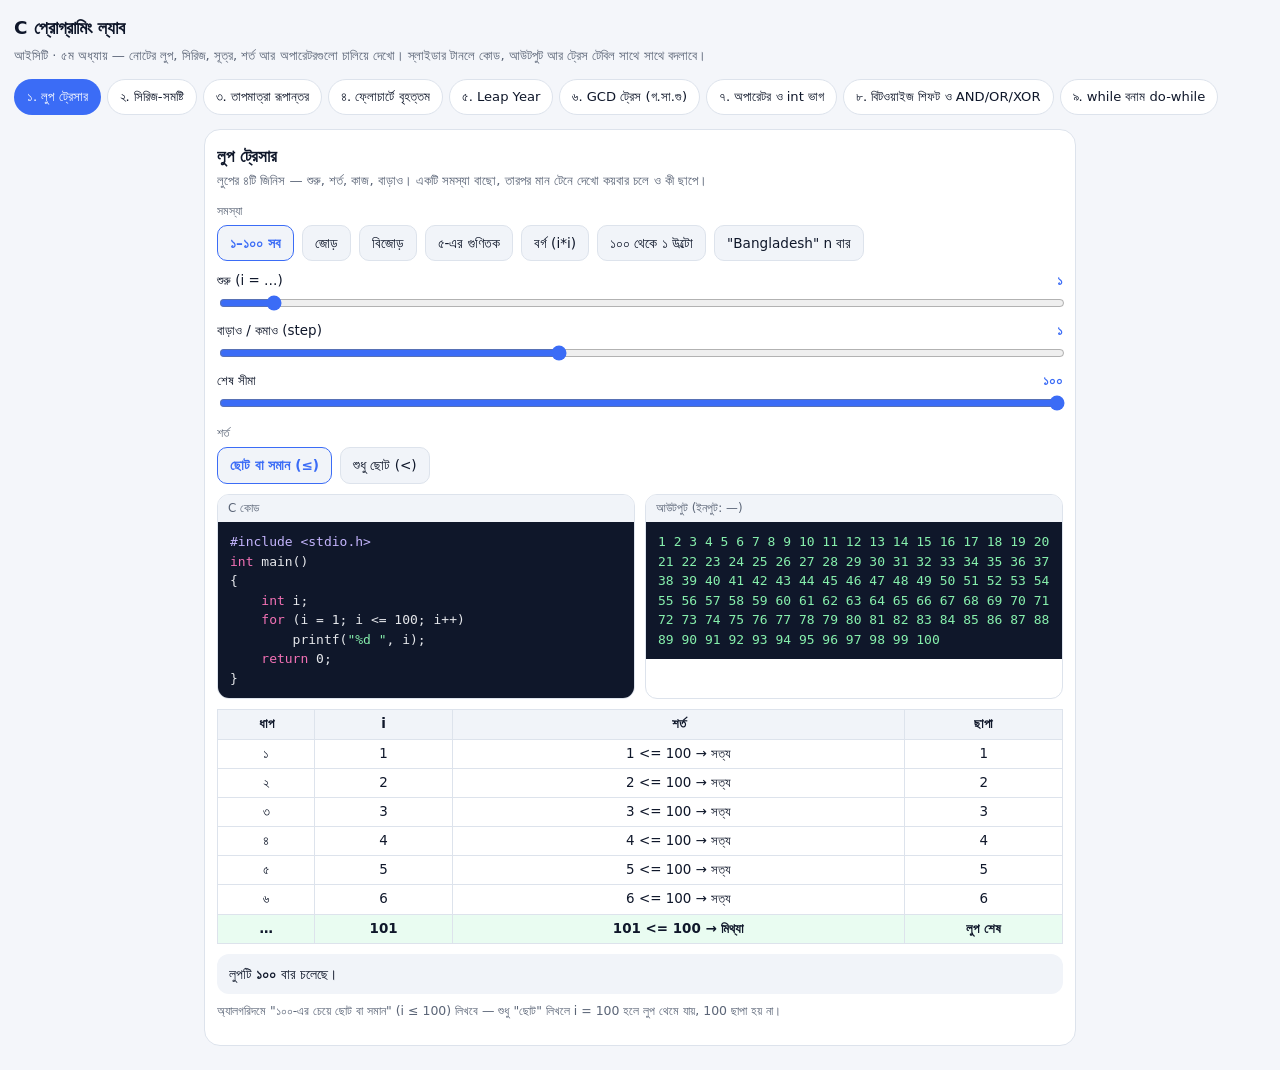
<file: content/files/ict_1st_ch05_simulation/c-programming-lab.html>
<!doctype html>
<html lang="bn">
<head>
<meta charset="utf-8">
<meta name="viewport" content="width=device-width, initial-scale=1">
<title>C প্রোগ্রামিং ল্যাব — ৫ম অধ্যায়ের ৯টি সিমুলেশন</title>
<style>
  :root {
    --bg: #0d1017; --panel: #151a24; --panel2: #1c2230; --line: #2a3242; --text: #e9edf4; --muted: #8e98ab;
    --a: #7ea6ff; --b: #f7c35c; --c: #4fd8c4; --d: #fb8fb0; --e: #6ee7a0; --f: #c49bff; --code-bg: #0b0f17;
  }
  @media (prefers-color-scheme: light) {
    :root { --bg: #f4f6fa; --panel: #fff; --panel2: #f1f4f9; --line: #dde3ec; --text: #0f172a; --muted: #5b6577;
      --a: #3b6cf6; --b: #c58a06; --c: #0f9f8e; --d: #e2457a; --e: #16a34a; --f: #7c3aed; --code-bg: #0f172a; }
  }
  * { box-sizing: border-box; }
  body { margin: 0; background: var(--bg); color: var(--text); font: 15px/1.5 "Noto Sans Bengali", "Inter", system-ui, sans-serif; }
  header { padding: 14px 14px 6px; }
  h1 { margin: 0; font-size: 1.15rem; }
  header p { margin: 4px 0 0; color: var(--muted); font-size: .82rem; }
  .tabs { display: flex; gap: 6px; overflow-x: auto; padding: 8px 14px; scrollbar-width: none; position: sticky; top: 0; background: var(--bg); z-index: 2; }
  .tabs::-webkit-scrollbar { display: none; }
  .tabs button { flex: none; border: 1px solid var(--line); background: var(--panel); color: var(--text); border-radius: 99px; padding: 7px 12px; font: inherit; font-size: .82rem; cursor: pointer; white-space: nowrap; }
  .tabs button.on { background: var(--a); border-color: transparent; color: #fff; }
  main { padding: 6px 14px 24px; max-width: 900px; margin: 0 auto; }
  .card { background: var(--panel); border: 1px solid var(--line); border-radius: 16px; padding: 12px; }
  h2 { margin: 2px 0 2px; font-size: 1.05rem; }
  .sub { color: var(--muted); font-size: .82rem; margin: 0 0 10px; }
  .row { display: flex; gap: 8px; flex-wrap: wrap; margin-top: 10px; }
  .row .gl { width: 100%; font-size: .74rem; color: var(--muted); margin: 2px 0 -4px; }
  .row button { border: 1px solid var(--line); background: var(--panel2); color: var(--text); border-radius: 10px; padding: 7px 12px; font: inherit; font-size: .85rem; cursor: pointer; }
  .row button.on { border-color: var(--a); color: var(--a); font-weight: 700; }
  .ctl { display: grid; gap: 8px; margin-top: 10px; }
  .ctl label { display: grid; grid-template-columns: 1fr auto; gap: 2px 10px; font-size: .84rem; }
  .ctl label b { color: var(--a); font-variant-numeric: tabular-nums; }
  .ctl input[type=range] { grid-column: 1 / -1; width: 100%; accent-color: var(--a); }
  .two { display: grid; gap: 10px; grid-template-columns: 1fr; margin-top: 10px; }
  @media (min-width: 640px) { .two { grid-template-columns: 1fr 1fr; } }
  .pane { border-radius: 12px; overflow: hidden; border: 1px solid var(--line); }
  .pane .hd { font-size: .74rem; padding: 5px 10px; background: var(--panel2); color: var(--muted); }
  pre.code, pre.term { margin: 0; padding: 10px 12px; background: var(--code-bg); color: #e5e7eb; font: 13px/1.5 ui-monospace, "DejaVu Sans Mono", monospace; overflow-x: auto; white-space: pre; min-height: 60px; }
  pre.term { color: #86efac; white-space: pre-wrap; word-break: break-word; }
  .code .k { color: #f472b6; } .code .s { color: #86efac; } .code .p { color: #c4b5fd; } .code .n { color: #fbbf24; }
  .info { margin-top: 10px; padding: 10px 12px; border-radius: 12px; background: var(--panel2); font-size: .86rem; }
  .info code { font-family: ui-monospace, monospace; color: var(--c); }
  .info .big { font-size: 1.05rem; font-weight: 700; }
  .info .ok { color: var(--e); font-weight: 700; }
  .info .no { color: var(--d); font-weight: 700; }
  .note { font-size: .78rem; color: var(--muted); margin-top: 8px; }
  table.tr { width: 100%; border-collapse: collapse; margin-top: 10px; font-size: .84rem; font-variant-numeric: tabular-nums; }
  table.tr th, table.tr td { border: 1px solid var(--line); padding: 4px 8px; text-align: center; }
  table.tr th { background: var(--panel2); font-weight: 600; }
  table.tr tr.hi td { background: rgba(110, 231, 160, .15); font-weight: 700; }
  svg { width: 100%; display: block; background: var(--panel2); border-radius: 12px; margin-top: 10px; }
  .bitrow { display: grid; grid-template-columns: 70px repeat(8, 1fr) 60px; gap: 3px; align-items: center; font: 14px ui-monospace, monospace; margin-top: 4px; }
  .bitrow span { text-align: center; padding: 5px 0; border-radius: 6px; background: var(--panel2); }
  .bitrow span.one { background: var(--a); color: #fff; }
  .bitrow .lb { background: none; text-align: left; font-size: .78rem; color: var(--muted); font-family: inherit; }
  .bitrow .dv { background: none; font-weight: 700; }
</style>
</head>
<body>
<header>
  <h1>C প্রোগ্রামিং ল্যাব</h1>
  <p>আইসিটি · ৫ম অধ্যায় — নোটের লুপ, সিরিজ, সূত্র, শর্ত আর অপারেটরগুলো চালিয়ে দেখো। স্লাইডার টানলে কোড, আউটপুট আর ট্রেস টেবিল সাথে সাথে বদলাবে।</p>
</header>
<nav class="tabs" id="tabs"></nav>
<main><section class="card">
  <h2 id="title"></h2>
  <p class="sub" id="sub"></p>
  <div id="stage"></div>
  <p class="note" id="note"></p>
</section></main>

<script>
(() => {
  const $ = (id) => document.getElementById(id);
  const BN = '০১২৩৪৫৬৭৮৯';
  const bn = (n) => String(n).replace(/\d/g, (d) => BN[d]);
  const esc = (s) => String(s).replace(/&/g, '&amp;').replace(/</g, '&lt;').replace(/>/g, '&gt;');
  const KW = /\b(int|float|char|double|void|return|if|else|for|while|do|switch|case|break|default|continue)\b/g;
  const hl = (src) => esc(src).split('\n').map((ln) => {
    if (/^\s*#/.test(ln)) return `<span class="p">${ln}</span>`;
    const parts = ln.split(/(&quot;|")/);
    let out = '', inS = false;
    ln.split(/("(?:[^"\\]|\\.)*")/).forEach((seg, i) => { out += i % 2 ? `<span class="s">${seg}</span>` : seg.replace(KW, '<span class="k">$1</span>'); });
    return out;
  }).join('\n');
  const codeOut = (src, out, inp = '—') => `<div class="two"><div class="pane"><div class="hd">C কোড</div><pre class="code">${hl(src)}</pre></div>` +
    `<div class="pane"><div class="hd">আউটপুট (ইনপুট: ${esc(inp)})</div><pre class="term">${esc(out)}</pre></div></div>`;
  const btns = (group, list, cur) => `<div class="row"><div class="gl">${group}</div>` +
    list.map(([k, label]) => `<button data-k="${k}" class="${k === cur ? 'on' : ''}">${label}</button>`).join('') + '</div>';
  const range = (id, label, min, max, val, step = 1) =>
    `<label>${label}<b id="${id}v">${bn(val)}</b><input type="range" id="${id}" min="${min}" max="${max}" step="${step}" value="${val}"></label>`;
  const trTable = (head, rows, hi = -1) => `<table class="tr"><tr>${head.map((h) => `<th>${h}</th>`).join('')}</tr>` +
    rows.map((r, i) => `<tr class="${i === hi ? 'hi' : ''}">${r.map((c) => `<td>${c}</td>`).join('')}</tr>`).join('') + '</table>';
  const bindRanges = (sim, map) => map.forEach(([id, k]) => { $(id).oninput = (e) => { sim.st[k] = +e.target.value; sim.render(); }; });
  const bindRow = (idx, fn) => $('stage').querySelectorAll('.row')[idx].querySelectorAll('button').forEach((b) => b.onclick = () => fn(b.dataset.k));
  const f2 = (x) => (Math.round(x * 100) / 100).toFixed(2);

  // ---------- 1. loop tracer ----------
  const LOOPS = {
    all: ['১–১০০ সব', 1, 1, 100, 'i'], even: ['জোড়', 2, 2, 100, 'i'], odd: ['বিজোড়', 1, 2, 100, 'i'],
    five: ['৫-এর গুণিতক', 5, 5, 100, 'i'], sq: ['বর্গ (i*i)', 1, 1, 10, 'i*i'], down: ['১০০ থেকে ১ উল্টো', 100, -1, 1, 'i'], bd: ['"Bangladesh" n বার', 1, 1, 12, 'BD'],
  };
  const loopSim = {
    title: 'লুপ ট্রেসার', sub: 'লুপের ৪টি জিনিস — শুরু, শর্ত, কাজ, বাড়াও। একটি সমস্যা বাছো, তারপর মান টেনে দেখো কয়বার চলে ও কী ছাপে।',
    note: 'অ্যালগরিদমে "১০০-এর চেয়ে ছোট বা সমান" (i ≤ 100) লিখবে — শুধু "ছোট" লিখলে i = 100 হলে লুপ থেমে যায়, 100 ছাপা হয় না।',
    st: { k: 'all', start: 1, step: 1, end: 100, le: 1 },
    render() {
      const s = this.st, L = LOOPS[s.k];
      const down = s.step < 0;
      const vals = [];
      for (let i = s.start, g = 0; (down ? (s.le ? i >= s.end : i > s.end) : (s.le ? i <= s.end : i < s.end)) && g < 500; i += s.step, g++) vals.push(i);
      const op = down ? (s.le ? '>=' : '>') : (s.le ? '<=' : '<');
      const upd = s.step === 1 ? 'i++' : s.step === -1 ? 'i--' : `i = i ${down ? '-' : '+'} ${Math.abs(s.step)}`;
      const body = L[4] === 'BD' ? 'printf("Bangladesh\\n");' : `printf("%d ", ${L[4]});`;
      const src = `#include <stdio.h>\nint main()\n{\n    int i;\n    for (i = ${s.start}; i ${op} ${s.end}; ${upd})\n        ${body}\n    return 0;\n}`;
      const out = L[4] === 'BD' ? vals.map(() => 'Bangladesh').join('\n') : vals.map((i) => (L[4] === 'i*i' ? i * i : i)).join(' ');
      const rows = vals.slice(0, 6).map((i, n) => [bn(n + 1), i, `${i} ${op} ${s.end} → সত্য`, L[4] === 'BD' ? 'Bangladesh' : (L[4] === 'i*i' ? i * i : i)]);
      const last = vals.length ? vals[vals.length - 1] + s.step : s.start;
      rows.push(['…', last, `${last} ${op} ${s.end} → মিথ্যা`, 'লুপ শেষ']);
      $('stage').innerHTML = btns('সমস্যা', Object.entries(LOOPS).map(([k, v]) => [k, v[0]]), s.k) +
        `<div class="ctl">${range('ls', 'শুরু (i = …)', -5, 100, s.start)}${range('lp', 'বাড়াও / কমাও (step)', -5, 10, s.step)}${range('le', 'শেষ সীমা', 1, 100, s.end)}</div>` +
        btns('শর্ত', [['1', down ? 'বড় বা সমান (≥)' : 'ছোট বা সমান (≤)'], ['0', down ? 'শুধু বড় (>)' : 'শুধু ছোট (<)']], String(s.le)) +
        codeOut(src, out || '(কিছুই ছাপা হয়নি)') + trTable(['ধাপ', 'i', 'শর্ত', 'ছাপা'], rows, rows.length - 1) +
        `<div class="info">লুপটি <b>${bn(vals.length)}</b> বার চলেছে।${s.step === 0 ? ' <span class="no">step = 0 → i কখনো বদলায় না → অসীম লুপ (এখানে ৫০০-তে থামানো হয়েছে)।</span>' : ''}</div>`;
      bindRow(0, (k) => { const v = LOOPS[k]; Object.assign(s, { k, start: v[1], step: v[2], end: v[3], le: 1 }); this.render(); });
      bindRow(1, (k) => { s.le = +k; this.render(); });
      bindRanges(this, [['ls', 'start'], ['lp', 'step'], ['le', 'end']]);
    },
  };

  // ---------- 2. series sum ----------
  const SER = {
    s1: ['1+2+3+…+N', 0, 1, 1, (k) => k, 'S = S + K'], s2: ['2+4+6+…+N', 0, 2, 2, (k) => k, 'S = S + K'], s3: ['1+3+5+…+N', 0, 1, 2, (k) => k, 'S = S + K'],
    q1: ['1²+2²+3²+…+N²', 0, 1, 1, (k) => k * k, 'S = S + K*K'], q2: ['1²+3²+5²+…+N²', 0, 1, 2, (k) => k * k, 'S = S + K*K'], q3: ['2²+4²+6²+…+N²', 0, 2, 2, (k) => k * k, 'S = S + K*K'],
    c1: ['1³+2³+3³+…+N³', 0, 1, 1, (k) => k * k * k, 'S = S + K*K*K'], m5: ['5+10+15+…+N', 0, 5, 5, (k) => k, 'S = S + K'], h: ['1.5+2.5+3.5+…+N', 0, 1.5, 1, (k) => k, 'S = S + K'],
    fa: ['N! = 1×2×…×N', 1, 1, 1, (k) => k, 'S = S * K'],
  };
  const serSim = {
    title: 'সিরিজ-সমষ্টি', sub: 'একটি ধারা বাছো, N টানো — S ও K কীভাবে বদলায় তা ট্রেস টেবিলে (Dry Run) দেখো।',
    note: 'সিরিজ দেখে ৩টা জিনিস: ১ম পদ = K-এর শুরুর মান · ২য় পদ − ১ম পদ = step · বর্গ/ঘন হলে K*K বা K*K*K। যোগে শুরু S = 0, গুণে S = 1 (ভুলে S = 0 দিলে গুণফল সবসময় 0)।',
    st: { k: 's1', n: 10 },
    render() {
      const s = this.st, R = SER[s.k];
      const fact = s.k === 'fa';
      if (fact) s.n = Math.min(s.n, 12);
      let S = R[1];
      const rows = [['শুরু', '—', `S = ${S}`, `K = ${R[2]}`]];
      let k = R[2], step = 0;
      while (k <= s.n && step < 200) {
        const t = R[4](k), old = S;
        S = fact ? S * t : S + t;
        S = Math.round(S * 100) / 100;
        step++;
        if (step <= 6) rows.push([bn(step), `${k} > ${s.n}? না`, `${old} ${fact ? '×' : '+'} ${t} = ${S}`, `K = ${Math.round((k + R[3]) * 10) / 10}`]);
        k = Math.round((k + R[3]) * 10) / 10;
      }
      if (step > 6) rows.push(['…', '', '', '']);
      rows.push([bn(step + 1), `${k} > ${s.n}? হ্যাঁ`, `থামে → S = ${S}`, '']);
      const isF = R[2] % 1 !== 0;
      const src = `#include <stdio.h>\nint main()\n{\n    int N;\n    ${isF ? 'float S = 0, K;' : `int K, S;`}\n    scanf("%d", &N);\n` +
        `    ${isF ? '' : `S = ${R[1]};\n    `}for (K = ${R[2]}; K <= N; K = K + ${R[3]})\n        ${R[5].replace(/ /g, '') .replace('S=', 'S = ')};\n    printf("${isF ? '%.1f' : '%d'}", S);\n    return 0;\n}`;
      $('stage').innerHTML = btns('ধারা', Object.entries(SER).map(([key, v]) => [key, v[0]]), s.k) +
        `<div class="ctl">${range('sn', 'N', 1, fact ? 12 : 30, s.n)}</div>` + codeOut(src, isF ? S.toFixed(1) : String(S), String(s.n)) +
        trTable(['ধাপ', 'K > N ?', fact ? 'S = S*K' : 'S = S+K', 'K-এর আপডেট'], rows, rows.length - 1) +
        `<div class="info">শুরু: S = ${R[1]}, K = ${R[2]} · লুপে: ${R[5]} · K = K + ${R[3]} · থামার শর্ত K ≤ N মিথ্যা হলে।` +
        (s.k === 's1' ? `<br>যাচাই: N(N+1)/2 = ${s.n}×${s.n + 1}/2 = <b>${s.n * (s.n + 1) / 2}</b>` : '') +
        (s.k === 'q1' ? `<br>যাচাই: N(N+1)(2N+1)/6 = <b>${s.n * (s.n + 1) * (2 * s.n + 1) / 6}</b>` : '') +
        (s.k === 'c1' ? `<br>যাচাই: [N(N+1)/2]² = <b>${(s.n * (s.n + 1) / 2) ** 2}</b>` : '') + '</div>';
      bindRow(0, (k) => { s.k = k; this.render(); });
      bindRanges(this, [['sn', 'n']]);
    },
  };

  // ---------- 3. temperature ----------
  const tSim = {
    title: 'তাপমাত্রা রূপান্তর', sub: 'সেলসিয়াস টানো — একটি মূল সূত্র থেকেই F ও K বের হয়। "ফাঁদ" চাপলে int ভাগের ভুল দেখবে।',
    note: 'মূল সূত্র: C/5 = (F−32)/9 = (K−273)/5। C-তে 9/5 = 1 (int ভাগ) — তাই F = 9/5*C + 32 লিখলে ভুল; আগে গুণ করো (9*C/5) বা 9.0/5 লেখো।',
    st: { c: 37, trap: 0 },
    render() {
      const s = this.st;
      const F = 9 * s.c / 5 + 32, K = s.c + 273, Fbad = Math.trunc(9 / 5) * s.c + 32;
      const src = `#include <stdio.h>\nint main()\n{\n    float c, f, k;\n    scanf("%f", &c);\n    f = ${s.trap ? '9/5*c + 32;      /* ভুল */' : '((9 * c) / 5) + 32;'}\n    k = c + 273;\n    printf("F = %.2f, K = %.2f", f, k);\n    return 0;\n}`;
      const out = `F = ${f2(s.trap ? Fbad : F)}, K = ${f2(K)}`;
      const rows = [['C → F', 'F = 9*C/5 + 32', f2(F)], ['C → K', 'K = C + 273', f2(K)], ['F → C', 'C = 5*(F−32)/9', f2(5 * (F - 32) / 9)],
        ['F → K', 'K = 5*(F−32)/9 + 273', f2(5 * (F - 32) / 9 + 273)], ['K → C', 'C = K − 273', f2(K - 273)], ['K → F', 'F = 9*(K−273)/5 + 32', f2(9 * (K - 273) / 5 + 32)]];
      $('stage').innerHTML = `<div class="ctl">${range('tc', 'সেলসিয়াস C', -40, 200, s.c)}</div>` +
        btns('কোড', [['0', 'সঠিক কোড'], ['1', 'ফাঁদ: 9/5*c']], String(s.trap)) + codeOut(src, out, String(s.c)) +
        trTable(['রূপান্তর', 'সূত্র (C Expression)', 'মান'], rows) +
        `<div class="info">${s.trap ? `<span class="no">9/5 = 1 (int ভাগ) → F = 1×${s.c} + 32 = ${Fbad}, অথচ সঠিক F = ${f2(F)}।</span>` : `<span class="ok">C = ${s.c} → F = ${f2(F)}, K = ${f2(K)}</span>`}` +
        `<br>প্রতিপাদন: C/5 = (F−32)/9 ⇒ 5(F−32) = 9C ⇒ F = 9C/5 + 32</div>`;
      bindRow(0, (k) => { s.trap = +k; this.render(); });
      bindRanges(this, [['tc', 'c']]);
    },
  };

  // ---------- 4. flowchart: largest / smallest of three ----------
  const fcSim = {
    title: 'ফ্লোচার্টে বৃহত্তম', sub: 'A, B, C টানো — ফ্লোচার্টের কোন পথ ধরে উত্তর বের হয় তা হাইলাইট দেখো। ক্ষুদ্রতমের জন্য শুধু > এর জায়গায় <।',
    note: 'প্রতীক: ডিম্ব = শুরু/শেষ · সামান্তরিক = Input/Output · হীরা = সিদ্ধান্ত · বৃত্ত = সংযোগ। ধাপ-৪-এর দুই শাখার শেষে "৬ নং ধাপে যাও" লিখতে ভুলবে না।',
    st: { a: 12, b: 45, c: 30, mode: 'max' },
    render() {
      const s = this.st, mx = s.mode === 'max', op = mx ? '>' : '<';
      const cmp = (x, y) => (mx ? x > y : x < y);
      const d1 = cmp(s.a, s.b), d2 = d1 ? cmp(s.a, s.c) : cmp(s.b, s.c);
      const res = d1 ? (d2 ? 'A' : 'C') : (d2 ? 'B' : 'C');
      const val = { A: s.a, B: s.b, C: s.c }[res];
      const fg = getComputedStyle(document.body).color, on = '#16a34a';
      const path = new Set(['st', 'in', 'd1', d1 ? 'y1' : 'n1', d1 ? 'd2r' : 'd2l', 'p' + res + (res === 'C' ? (d1 ? 'r' : 'l') : ''), 'end']);
      const box = (id, x, y, w, h, t, shape) => {
        const c = path.has(id) ? on : fg, sw = path.has(id) ? 2.6 : 1.2;
        if (shape === 'term') return `<rect x="${x - w / 2}" y="${y - h / 2}" width="${w}" height="${h}" rx="${h / 2}" fill="#fde68a" stroke="${c}" stroke-width="${sw}"/><text x="${x}" y="${y + 4}" text-anchor="middle" font-size="12" fill="#0f172a">${t}</text>`;
        if (shape === 'io') return `<polygon points="${x - w / 2 + 10},${y - h / 2} ${x + w / 2 + 10},${y - h / 2} ${x + w / 2 - 10},${y + h / 2} ${x - w / 2 - 10},${y + h / 2}" fill="#dbeafe" stroke="${c}" stroke-width="${sw}"/><text x="${x}" y="${y + 4}" text-anchor="middle" font-size="12" fill="#0f172a">${t}</text>`;
        return `<polygon points="${x},${y - h / 2} ${x + w / 2},${y} ${x},${y + h / 2} ${x - w / 2},${y}" fill="#fee2e2" stroke="${c}" stroke-width="${sw}"/><text x="${x}" y="${y + 4}" text-anchor="middle" font-size="12" fill="#0f172a">${t}</text>`;
      };
      const ln = (id, pts, lab, lx, ly) => `<polyline points="${pts}" fill="none" stroke="${path.has(id) ? on : fg}" stroke-width="${path.has(id) ? 2.6 : 1.2}"/>${lab ? `<text x="${lx}" y="${ly}" font-size="11" fill="${fg}">${lab}</text>` : ''}`;
      const svg = `<svg viewBox="0 0 520 380">` +
        ln('st', '260,38 260,58') + ln('in', '260,82 260,100') + ln('y1', '310,125 400,125 400,165', 'Yes', 330, 118) + ln('n1', '210,125 120,125 120,165', 'No', 170, 118) +
        ln('pA', '450,190 470,190 470,250', 'Yes', 452, 183) + ln('pCr', '400,215 400,235 300,235 300,250', 'No', 404, 230) +
        ln('pB', '70,190 50,190 50,250', 'Yes', 26, 183) + ln('pCl', '120,215 120,235 220,235 220,250', 'No', 124, 230) +
        ln('end', '260,300 260,325') +
        box('st', 260, 25, 90, 26, 'Start', 'term') + box('in', 260, 70, 130, 26, 'Input A, B, C', 'io') + box('d1', 260, 125, 100, 50, `A ${op} B ?`) +
        box('d2r', 400, 190, 100, 50, `A ${op} C ?`) + box('d2l', 120, 190, 100, 50, `B ${op} C ?`) +
        box('pA', 470, 265, 80, 26, 'Print A', 'io') + box('pCr', 300, 265, 80, 26, 'Print C', 'io') + box('pB', 50, 265, 80, 26, 'Print B', 'io') + box('pCl', 220, 265, 80, 26, 'Print C', 'io') +
        `<circle cx="260" cy="300" r="8" fill="none" stroke="${fg}"/>` + box('end', 260, 340, 90, 26, 'End', 'term') + '</svg>';
      const word = mx ? 'Largest' : 'Smallest';
      const src = `if (A ${op} B)\n{\n    if (A ${op} C) printf("${word} = %d", A);\n    else       printf("${word} = %d", C);\n}\nelse\n{\n    if (B ${op} C) printf("${word} = %d", B);\n    else       printf("${word} = %d", C);\n}`;
      $('stage').innerHTML = btns('কী খুঁজবে', [['max', 'বৃহত্তম (>)'], ['min', 'ক্ষুদ্রতম (<)']], s.mode) +
        `<div class="ctl">${range('fa', 'A', 0, 99, s.a)}${range('fb', 'B', 0, 99, s.b)}${range('fc', 'C', 0, 99, s.c)}</div>` + svg +
        codeOut(src, `${word} = ${val}`, `${s.a} ${s.b} ${s.c}`) +
        `<div class="info">A ${op} B? ${d1 ? 'হ্যাঁ' : 'না'} → ${d1 ? 'A' : 'B'} ${op} C? ${d2 ? 'হ্যাঁ' : 'না'} → <b>Print ${res} = ${val}</b></div>`;
      bindRow(0, (k) => { s.mode = k; this.render(); });
      bindRanges(this, [['fa', 'a'], ['fb', 'b'], ['fc', 'c']]);
    },
  };

  // ---------- 5. leap year ----------
  const lySim = {
    title: 'Leap Year', sub: 'বছর টানো — তিনটি শর্ত একে একে যাচাই হয়ে সিদ্ধান্ত বের হবে।',
    note: '"৪০০ হলে নিশ্চিত, ১০০ হলে বাদ, ৪ হলে হ্যাঁ" — শর্ত: (Y%400 == 0) || (Y%4 == 0 && Y%100 != 0)।',
    st: { y: 1900 },
    render() {
      const y = this.st.y, a = y % 400 === 0, b = y % 4 === 0, c = y % 100 !== 0, leap = a || (b && c);
      const src = `#include <stdio.h>\nint main()\n{\n    int year;\n    scanf("%d", &year);\n    if (year % 400 == 0)\n        printf("%d Leap year", year);\n    else\n    {\n        if (year % 100 != 0 && year % 4 == 0)\n            printf("%d Leap year", year);\n        else\n            printf("%d not leap year", year);\n    }\n    return 0;\n}`;
      $('stage').innerHTML = `<div class="ctl">${range('ly', 'বছর (Y)', 1600, 2400, y)}</div>` +
        btns('নমুনা', [['1900', '1900'], ['2000', '2000'], ['2024', '2024'], ['2023', '2023'], ['2100', '2100']], String(y)) +
        trTable(['শর্ত', 'হিসাব', 'ফল'], [['Y % 400 == 0', `${y} % 400 = ${y % 400}`, a ? 'সত্য' : 'মিথ্যা'], ['Y % 4 == 0', `${y} % 4 = ${y % 4}`, b ? 'সত্য' : 'মিথ্যা'], ['Y % 100 != 0', `${y} % 100 = ${y % 100}`, c ? 'সত্য' : 'মিথ্যা']]) +
        codeOut(src, `${y} ${leap ? 'Leap year' : 'not leap year'}`, String(y)) +
        `<div class="info"><div class="big ${leap ? 'ok' : 'no'}">${y} ${leap ? 'Leap Year' : 'Leap Year নয়'}</div>${a ? '৪০০ দিয়ে বিভাজ্য → নিশ্চিত Leap।' : b && !c ? '৪ দিয়ে বিভাজ্য কিন্তু ১০০ দিয়েও (৪০০ দিয়ে নয়) → বাদ।' : b ? '৪ দিয়ে বিভাজ্য, ১০০ দিয়ে নয় → Leap।' : '৪ দিয়েই বিভাজ্য নয় → Leap নয়।'}</div>`;
      bindRow(0, (k) => { this.st.y = +k; this.render(); });
      bindRanges(this, [['ly', 'y']]);
    },
  };

  // ---------- 6. GCD ----------
  const gSim = {
    title: 'GCD ট্রেস (গ.সা.গু)', sub: 'L ও S টানো — ইউক্লিডীয় পদ্ধতিতে R = L % S, L = S, S = R যতক্ষণ R ≠ 0।',
    note: 'অ্যালগরিদমে R = 0 হলে S ছাপা হয়; C কোডে লুপের ভেতরেই L = S হয়ে যায় বলে শেষে L ছাপা হয় — দুটো একই মান।',
    st: { L: 30, S: 4 },
    render() {
      let L = this.st.L, S = this.st.S;
      const rows = [];
      let R, g = 0;
      do { R = L % S; rows.push([bn(++g), `${L} % ${S}`, R, S, R]); L = S; S = R; } while (R !== 0 && g < 30);
      const src = `#include <stdio.h>\nint main()\n{\n    int L, S, R;\n    scanf("%d", &L);\n    scanf("%d", &S);\n    do\n    {\n        R = L % S;\n        L = S;\n        S = R;\n    } while (R != 0);\n    printf("GCD = %d", L);\n    return 0;\n}`;
      $('stage').innerHTML = `<div class="ctl">${range('gl', 'L', 1, 200, this.st.L)}${range('gs', 'S', 1, 200, this.st.S)}</div>` +
        btns('নমুনা', [['30,4', 'L=30, S=4'], ['48,18', 'L=48, S=18'], ['17,5', 'L=17, S=5']], `${this.st.L},${this.st.S}`) +
        trTable(['ধাপ', 'R = L % S', 'R', 'নতুন L = S', 'নতুন S = R'], rows, rows.length - 1) + codeOut(src, `GCD = ${L}`, `${this.st.L} ${this.st.S}`) +
        `<div class="info"><div class="big">গ.সা.গু = ${L}</div>${bn(g)} বার ঘুরে R = 0 হয়েছে।</div>`;
      bindRow(0, (k) => { const [a, b] = k.split(',').map(Number); this.st.L = a; this.st.S = b; this.render(); });
      bindRanges(this, [['gl', 'L'], ['gs', 'S']]);
    },
  };

  // ---------- 7. operators ----------
  const opSim = {
    title: 'অপারেটর ও int ভাগ', sub: 'a, b টানো — int/int ভাগ, ভাগশেষ, (float) ভাগ, i++ বনাম ++i আর ternary একসাথে দেখো।',
    note: 'int/int = int: 17/5 = 3; ভাগশেষ 17%5 = 2; % শুধু পূর্ণসংখ্যায়। দশমিক চাইলে (float)a/b বা 3.0 লেখো। (1/2)*b*h = 0, তাই 0.5*b*h লেখো।',
    st: { a: 17, b: 5, i: 5 },
    render() {
      const { a, b, i } = this.st;
      const q = Math.trunc(a / b), r = a % b;
      const rows = [['a / b', `${a}/${b}`, q, 'int ভাগ — দশমিক বাদ'], ['a % b', `${a}%${b}`, r, 'ভাগশেষ (Modulus)'], ['(float)a / b', `${a}.0/${b}`, (a / b).toFixed(2), 'দশমিকসহ'],
        ['(1/2)*a*b', '0 * …', 0, 'ফাঁদ: 1/2 = 0'], ['0.5*a*b', `0.5×${a}×${b}`, 0.5 * a * b, 'সঠিক'], ['(a > b) ? a : b', a > b ? 'সত্য' : 'মিথ্যা', a > b ? a : b, 'Ternary — বড়টি'],
        ['x = i++', `x = ${i}`, `x=${i}, i=${i + 1}`, 'Post: আগে ব্যবহার, পরে বাড়ে'], ['x = ++i', `i = ${i + 1}`, `x=${i + 1}, i=${i + 1}`, 'Pre: আগে বাড়ে, পরে ব্যবহার']];
      const src = `int a = ${a}, b = ${b}, i = ${i}, x;\nprintf("a/b = %d\\n", a / b);\nprintf("a%%b = %d\\n", a % b);\nprintf("%.2f\\n", (float)a / b);\nx = i++;  printf("x=%d i=%d\\n", x, i);\ni = ${i};\nx = ++i;  printf("x=%d i=%d\\n", x, i);\nprintf("max = %d", (a > b) ? a : b);`;
      const out = `a/b = ${q}\na%b = ${r}\n${(a / b).toFixed(2)}\nx=${i} i=${i + 1}\nx=${i + 1} i=${i + 1}\nmax = ${a > b ? a : b}`;
      $('stage').innerHTML = `<div class="ctl">${range('oa', 'a', 0, 60, a)}${range('ob', 'b', 1, 20, b)}${range('oi', 'i', 0, 20, i)}</div>` +
        trTable(['Expression', 'হিসাব', 'ফল', 'মন্তব্য'], rows) + codeOut(src, out);
      bindRanges(this, [['oa', 'a'], ['ob', 'b'], ['oi', 'i']]);
    },
  };

  // ---------- 8. bitwise ----------
  const W8 = [128, 64, 32, 16, 8, 4, 2, 1];
  const bitRow = (lab, v) => `<div class="bitrow"><span class="lb">${lab}</span>${W8.map((w) => `<span class="${v & w ? 'one' : ''}">${v & w ? 1 : 0}</span>`).join('')}<span class="dv">${v}</span></div>`;
  const bSim = {
    title: 'বিটওয়াইজ শিফট ও AND/OR/XOR', sub: 'দুটি সংখ্যা ও শিফট n টানো — বিটগুলো কীভাবে সরে বা মেলে দেখো।',
    note: '<< n = ×2ⁿ (বামে সরে), >> n = ÷2ⁿ (ডানে সরে)। AND = দুটোই ১ হলে ১; OR = যেকোনো ১ হলে ১; XOR = ভিন্ন হলে ১। C-তে ^ মানে XOR, ঘাত নয়।',
    st: { a: 10, b: 6, n: 1 },
    render() {
      const { a, b, n } = this.st;
      $('stage').innerHTML = `<div class="ctl">${range('ba', 'a', 0, 255, a)}${range('bb', 'b', 0, 255, b)}${range('bn', 'শিফট n', 0, 4, n)}</div>` +
        `<div class="info">${bitRow('a', a)}${bitRow(`a << ${n}`, (a << n) & 255)}${bitRow(`a >> ${n}`, a >> n)}</div>` +
        `<div class="info">${bitRow('a', a)}${bitRow('b', b)}${bitRow('a & b', a & b)}${bitRow('a | b', a | b)}${bitRow('a ^ b', a ^ b)}</div>` +
        `<div class="info">a << ${n} = ${a} × ${2 ** n} = <b>${a * 2 ** n}</b>${a * 2 ** n > 255 ? ' (৮ বিটে না ধরায় উপরের বিট বাদ দেখানো হয়েছে)' : ''} · a >> ${n} = ${a} ÷ ${2 ** n} = <b>${a >> n}</b></div>`;
      bindRanges(this, [['ba', 'a'], ['bb', 'b'], ['bn', 'n']]);
    },
  };

  // ---------- 9. while vs do-while ----------
  const wSim = {
    title: 'while বনাম do-while', sub: 'i-এর শুরুর মান টানো — শর্ত শুরুতেই মিথ্যা হলে কোন লুপ কতবার চলে দেখো।',
    note: 'while: শর্ত আগে (Entry-controlled) — ০ বারও চলতে পারে। do-while: body আগে, শর্ত পরে (Exit-controlled) — কমপক্ষে ১ বার চলবেই; শেষে ; আবশ্যক।',
    st: { i: 10, lim: 5, brk: 0 },
    render() {
      const { i, lim } = this.st;
      let w = 0; for (let k = i; k < lim && w < 100; k++) w++;
      let d = 0, k = i; do { d++; k++; } while (k < lim && d < 100);
      const src = `int i = ${i};\nwhile (i < ${lim})\n{\n    printf("while ran\\n");\n    i++;\n}\ni = ${i};\ndo\n{\n    printf("do-while ran\\n");\n    i++;\n} while (i < ${lim});`;
      const out = `${'while ran\n'.repeat(Math.min(w, 8))}${w > 8 ? '…\n' : ''}${'do-while ran\n'.repeat(Math.min(d, 8))}${d > 8 ? '…' : ''}`.trim();
      let bo = '', co = '';
      for (let j = 0; j < 10; j++) { if (j === 5) break; bo += j + ' '; }
      for (let j = 0; j < 10; j++) { if (j === 5) continue; co += j + ' '; }
      $('stage').innerHTML = `<div class="ctl">${range('wi', 'i-এর শুরুর মান', 0, 15, i)}${range('wl', 'শর্ত: i < …', 1, 15, lim)}</div>` + codeOut(src, out || '(কিছুই ছাপা হয়নি)') +
        trTable(['লুপ', 'শর্ত কখন যাচাই', 'কতবার চলল'], [['while', 'আগে', bn(w)], ['do-while', 'পরে', bn(d)]]) +
        `<div class="info">${i >= lim ? `<span class="no">শুরুতেই ${i} < ${lim} মিথ্যা</span> → while একবারও চলেনি, do-while ঠিক ১ বার চলেছে।` : 'শর্ত শুরুতে সত্য হলে দুটো লুপ একই সংখ্যক বার চলে।'}` +
        `<br>break (i == 5): <code>${bo.trim()}</code> — লুপ থেকে বের · continue (i == 5): <code>${co.trim()}</code> — শুধু ৫ বাদ</div>`;
      bindRanges(this, [['wi', 'i'], ['wl', 'lim']]);
    },
  };

  const sims = [loopSim, serSim, tSim, fcSim, lySim, gSim, opSim, bSim, wSim];
  $('tabs').innerHTML = sims.map((s, i) => `<button data-i="${i}">${bn(i + 1)}. ${s.title}</button>`).join('');
  $('tabs').addEventListener('click', (e) => { const b = e.target.closest('button'); if (b) select(Number(b.dataset.i)); });
  function select(i) {
    document.querySelectorAll('#tabs button').forEach((b, j) => b.classList.toggle('on', j === i));
    const s = sims[i];
    $('title').textContent = s.title; $('sub').textContent = s.sub; $('note').textContent = s.note;
    s.render();
  }
  select(0);
})();
</script>
</body>
</html>
</file>
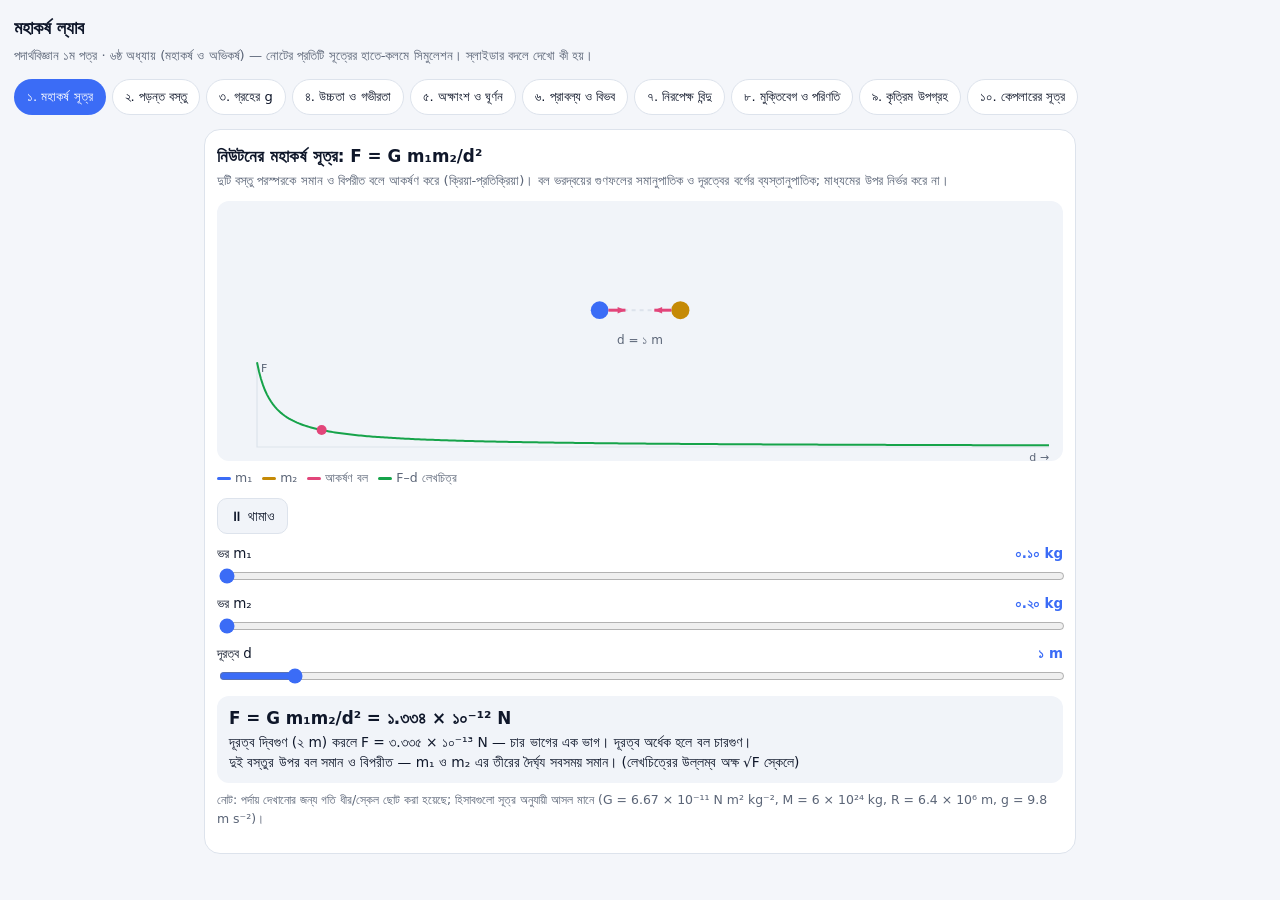
<file: content/files/physics_1st_ch06_simulation/gravitation-lab.html>
<!doctype html>
<html lang="bn">
<head>
<meta charset="utf-8">
<meta name="viewport" content="width=device-width, initial-scale=1">
<title>মহাকর্ষ ল্যাব — ৬ষ্ঠ অধ্যায়ের ১০টি সিমুলেশন</title>
<style>
  :root {
    --bg: #0d1017; --panel: #151a24; --panel2: #1c2230; --line: #2a3242; --text: #e9edf4; --muted: #8e98ab;
    --a: #7ea6ff; --b: #f7c35c; --c: #4fd8c4; --d: #fb8fb0; --e: #6ee7a0; --grid: rgba(255,255,255,.06);
  }
  @media (prefers-color-scheme: light) {
    :root { --bg: #f4f6fa; --panel: #fff; --panel2: #f1f4f9; --line: #dde3ec; --text: #0f172a; --muted: #5b6577;
      --a: #3b6cf6; --b: #c58a06; --c: #0f9f8e; --d: #e2457a; --e: #16a34a; --grid: rgba(15,23,42,.07); }
  }
  * { box-sizing: border-box; }
  body { margin: 0; background: var(--bg); color: var(--text); font: 15px/1.5 "Noto Sans Bengali", "Inter", system-ui, sans-serif; }
  header { padding: 14px 14px 6px; }
  h1 { margin: 0; font-size: 1.15rem; }
  header p { margin: 4px 0 0; color: var(--muted); font-size: .82rem; }
  .tabs { display: flex; gap: 6px; overflow-x: auto; padding: 8px 14px; scrollbar-width: none; position: sticky; top: 0; background: var(--bg); z-index: 2; }
  .tabs::-webkit-scrollbar { display: none; }
  .tabs button { flex: none; border: 1px solid var(--line); background: var(--panel); color: var(--text); border-radius: 99px; padding: 7px 12px; font: inherit; font-size: .82rem; cursor: pointer; white-space: nowrap; }
  .tabs button.on { background: var(--a); border-color: transparent; color: #fff; }
  main { padding: 6px 14px 24px; max-width: 900px; margin: 0 auto; }
  .card { background: var(--panel); border: 1px solid var(--line); border-radius: 16px; padding: 12px; }
  h2 { margin: 2px 0 2px; font-size: 1.05rem; }
  .sub { color: var(--muted); font-size: .82rem; margin: 0 0 10px; }
  canvas { width: 100%; height: 260px; display: block; background: var(--panel2); border-radius: 12px; touch-action: none; }
  .row { display: flex; gap: 8px; flex-wrap: wrap; margin-top: 10px; }
  .row button { border: 1px solid var(--line); background: var(--panel2); color: var(--text); border-radius: 10px; padding: 7px 12px; font: inherit; font-size: .85rem; cursor: pointer; }
  .row button.on { border-color: var(--a); color: var(--a); }
  .ctl { display: grid; gap: 8px; margin-top: 10px; }
  .ctl label { display: grid; grid-template-columns: 1fr auto; gap: 2px 10px; font-size: .84rem; }
  .ctl label b { color: var(--a); font-variant-numeric: tabular-nums; }
  .ctl input[type=range] { grid-column: 1 / -1; width: 100%; accent-color: var(--a); }
  .info { margin-top: 10px; padding: 10px 12px; border-radius: 12px; background: var(--panel2); font-size: .86rem; }
  .info code { font-family: ui-monospace, monospace; color: var(--c); }
  .info .big { font-size: 1.05rem; font-weight: 700; }
  .legend { display: flex; flex-wrap: wrap; gap: 10px; font-size: .78rem; color: var(--muted); margin-top: 8px; }
  .legend i { display: inline-block; width: 14px; height: 3px; border-radius: 2px; vertical-align: middle; margin-right: 4px; }
  .note { font-size: .78rem; color: var(--muted); margin-top: 8px; }
</style>
</head>
<body>
<header>
  <h1>মহাকর্ষ ল্যাব</h1>
  <p>পদার্থবিজ্ঞান ১ম পত্র · ৬ষ্ঠ অধ্যায় (মহাকর্ষ ও অভিকর্ষ) — নোটের প্রতিটি সূত্রের হাতে-কলমে সিমুলেশন। স্লাইডার বদলে দেখো কী হয়।</p>
</header>
<nav class="tabs" id="tabs"></nav>
<main><section class="card">
  <h2 id="title"></h2>
  <p class="sub" id="sub"></p>
  <canvas id="cv"></canvas>
  <div class="legend" id="legend"></div>
  <div class="row" id="buttons"></div>
  <div class="ctl" id="ctl"></div>
  <div class="info" id="info"></div>
  <p class="note" id="note"></p>
</section></main>

<script>
(() => {
  const css = (v) => getComputedStyle(document.documentElement).getPropertyValue(v).trim();
  const cv = document.getElementById('cv');
  const ctx = cv.getContext('2d');
  const bn = (x, d = 2) => {
    const s = typeof x === 'number' ? (Number.isInteger(x) ? String(x) : x.toFixed(d)) : String(x);
    return s.replace(/\d/g, (c) => '০১২৩৪৫৬৭৮৯'[c]);
  };
  const TAU = Math.PI * 2;

  // ---------- drawing helpers ----------
  function grid(w, h, midY = h / 2) {
    ctx.strokeStyle = css('--grid'); ctx.lineWidth = 1;
    for (let x = 0; x < w; x += 40) { ctx.beginPath(); ctx.moveTo(x, 0); ctx.lineTo(x, h); ctx.stroke(); }
    for (let y = midY % 40; y < h; y += 40) { ctx.beginPath(); ctx.moveTo(0, y); ctx.lineTo(w, y); ctx.stroke(); }
    ctx.strokeStyle = css('--line'); ctx.beginPath(); ctx.moveTo(0, midY); ctx.lineTo(w, midY); ctx.stroke();
  }
  function curve(fn, x0, x1, color, width = 2.4, step = 2) {
    ctx.strokeStyle = color; ctx.lineWidth = width; ctx.beginPath();
    for (let x = x0; x <= x1; x += step) { const y = fn(x); x === x0 ? ctx.moveTo(x, y) : ctx.lineTo(x, y); }
    ctx.stroke();
  }
  function dot(x, y, r, color) { ctx.fillStyle = color; ctx.beginPath(); ctx.arc(x, y, r, 0, TAU); ctx.fill(); }
  function text(s, x, y, color = css('--muted'), size = 12, align = 'left') {
    ctx.fillStyle = color; ctx.font = `${size}px "Noto Sans Bengali", system-ui, sans-serif`; ctx.textAlign = align; ctx.fillText(s, x, y);
  }
  function arrowLine(x1, y1, x2, y2, color, label) {
    ctx.strokeStyle = color; ctx.fillStyle = color; ctx.lineWidth = 1.5;
    ctx.beginPath(); ctx.moveTo(x1, y1); ctx.lineTo(x2, y2); ctx.stroke();
    for (const [ax, ay, bx] of [[x1, y1, x2], [x2, y2, x1]]) {
      const d = Math.sign(bx - ax) || 1;
      ctx.beginPath(); ctx.moveTo(ax, ay); ctx.lineTo(ax + 7 * d, ay - 4); ctx.lineTo(ax + 7 * d, ay + 4); ctx.fill();
    }
    if (label) text(label, (x1 + x2) / 2, y1 - 6, color, 12, 'center');
  }

  // ---------- constants & helpers ----------
  const G = 6.67e-11, ME = 6e24, RE = 6.4e6, g0 = 9.8;
  const sup = (s) => String(s).replace(/[-0-9]/g, (c) => '⁻⁰¹²³⁴⁵⁶⁷⁸⁹'['-0123456789'.indexOf(c)]);
  const sci = (x, d = 2) => {
    if (x === 0) return '০';
    const e = Math.floor(Math.log10(Math.abs(x)));
    if (e >= -2 && e <= 4) return bn(x, d);
    return `${bn(x / 10 ** e, d)} × ১০${sup(e)}`;
  };
  function axes(x0, y0, x1, y1, xl, yl) {
    ctx.strokeStyle = css('--line'); ctx.lineWidth = 1.2;
    ctx.beginPath(); ctx.moveTo(x0, y1); ctx.lineTo(x0, y0); ctx.lineTo(x1, y0); ctx.stroke();
    text(xl, x1, y0 + 14, css('--muted'), 11, 'right');
    text(yl, x0 + 4, y1 + 10, css('--muted'), 11, 'left');
  }
  function arrow(x1, y1, x2, y2, color, w = 2) {
    const a = Math.atan2(y2 - y1, x2 - x1), L = Math.hypot(x2 - x1, y2 - y1);
    if (L < 1) return;
    ctx.strokeStyle = color; ctx.fillStyle = color; ctx.lineWidth = w;
    ctx.beginPath(); ctx.moveTo(x1, y1); ctx.lineTo(x2, y2); ctx.stroke();
    const s = Math.min(9, L * 0.5);
    ctx.beginPath(); ctx.moveTo(x2, y2);
    ctx.lineTo(x2 - s * Math.cos(a - 0.4), y2 - s * Math.sin(a - 0.4));
    ctx.lineTo(x2 - s * Math.cos(a + 0.4), y2 - s * Math.sin(a + 0.4)); ctx.fill();
  }
  function ring(x, y, r, color, w = 1.5, dash) {
    ctx.strokeStyle = color; ctx.lineWidth = w; ctx.setLineDash(dash ?? []);
    ctx.beginPath(); ctx.arc(x, y, r, 0, TAU); ctx.stroke(); ctx.setLineDash([]);
  }
  function planet(x, y, r) {
    const gr = ctx.createRadialGradient(x - r * 0.3, y - r * 0.3, r * 0.1, x, y, r);
    gr.addColorStop(0, css('--c')); gr.addColorStop(1, css('--a'));
    ctx.fillStyle = gr; ctx.beginPath(); ctx.arc(x, y, r, 0, TAU); ctx.fill();
  }

  // ---------- simulations ----------
  const S = [];

  S.push({
    id: 'newton', tab: '১. মহাকর্ষ সূত্র',
    title: 'নিউটনের মহাকর্ষ সূত্র: F = G m₁m₂/d²',
    sub: 'দুটি বস্তু পরস্পরকে সমান ও বিপরীত বলে আকর্ষণ করে (ক্রিয়া-প্রতিক্রিয়া)। বল ভরদ্বয়ের গুণফলের সমানুপাতিক ও দূরত্বের বর্গের ব্যস্তানুপাতিক; মাধ্যমের উপর নির্ভর করে না।',
    controls: [['m1', 'ভর m₁', 0.1, 1000, 0.1, 0.1, 'kg'], ['m2', 'ভর m₂', 0.1, 1000, 0.1, 0.2, 'kg'], ['d', 'দূরত্ব d', 0.2, 10, 0.1, 1, 'm']],
    legend: [['--a', 'm₁'], ['--b', 'm₂'], ['--d', 'আকর্ষণ বল'], ['--e', 'F–d লেখচিত্র']],
    draw(w, h, t, p) {
      const F = G * p.m1 * p.m2 / p.d ** 2;
      const top = h * 0.42, cx = w / 2, sep = 30 + (p.d / 10) * (w * 0.6);
      const r1 = 8 + 18 * Math.cbrt(p.m1 / 1000), r2 = 8 + 18 * Math.cbrt(p.m2 / 1000);
      const xa = cx - sep / 2, xb = cx + sep / 2;
      ctx.strokeStyle = css('--line'); ctx.setLineDash([4, 4]); ctx.beginPath(); ctx.moveTo(xa, top); ctx.lineTo(xb, top); ctx.stroke(); ctx.setLineDash([]);
      dot(xa, top, r1, css('--a')); dot(xb, top, r2, css('--b'));
      const L = Math.max(6, Math.min(sep / 2 - 6, 8 * (Math.log10(F) + 14)));
      arrow(xa + r1, top, xa + r1 + L, top, css('--d'), 3); arrow(xb - r2, top, xb - r2 - L, top, css('--d'), 3);
      text(`d = ${bn(p.d, 1)} m`, cx, top + 34, css('--muted'), 12, 'center');
      // F–d graph
      const gx0 = 40, gy0 = h - 14, gx1 = w - 14, gy1 = h * 0.62;
      axes(gx0, gy0, gx1, gy1, 'd →', 'F');
      const Fmax = G * p.m1 * p.m2 / 0.2 ** 2;
      const X = (d) => gx0 + (d - 0.2) / 9.8 * (gx1 - gx0), Y = (f) => gy0 - Math.sqrt(f / Fmax) * (gy0 - gy1);
      curve((x) => Y(G * p.m1 * p.m2 / (0.2 + (x - gx0) / (gx1 - gx0) * 9.8) ** 2), gx0, gx1, css('--e'), 2);
      dot(X(p.d), Y(F), 5, css('--d'));
      const F2 = G * p.m1 * p.m2 / (p.d * 2) ** 2;
      this.info = `<span class="big">F = G m₁m₂/d² = ${sci(F, 3)} N</span><br>দূরত্ব দ্বিগুণ (${bn(p.d * 2, 1)} m) করলে F = ${sci(F2, 3)} N — চার ভাগের এক ভাগ। দূরত্ব অর্ধেক হলে বল চারগুণ।<br>দুই বস্তুর উপর বল সমান ও বিপরীত — m₁ ও m₂ এর তীরের দৈর্ঘ্য সবসময় সমান। (লেখচিত্রের উল্লম্ব অক্ষ √F স্কেলে)`;
    },
  });

  S.push({
    id: 'fall', tab: '২. পড়ন্ত বস্তু',
    title: 'পড়ন্ত বস্তুর সূত্র: v ∝ t, h ∝ t²',
    sub: 'বায়ুশূন্য স্থানে স্থির অবস্থা থেকে পড়ন্ত সব বস্তু সমান সময়ে সমান দূরত্ব অতিক্রম করে (গিনি ও পালক পরীক্ষা)। বাতাসে প্লবতা ও বাধার জন্য হালকা পালক দেরিতে পড়ে।',
    controls: [['H', 'উচ্চতা', 5, 80, 1, 20, 'm'], ['gg', 'অভিকর্ষজ ত্বরণ g', 1.6, 25, 0.1, 9.8, 'm s⁻²']],
    buttons: [['vac', 'বায়ুশূন্য', true, false, 'med'], ['air', 'বাতাসে', false, false, 'med']],
    legend: [['--b', 'গিনি (মুদ্রা)'], ['--c', 'পালক'], ['--muted', 'সমান সময় ব্যবধানে অবস্থান']],
    draw(w, h, t, p, b) {
      const air = b.med === 'air';
      const tFall = Math.sqrt(2 * p.H / p.gg);
      const period = (air ? p.H / 1.2 + 1 : tFall) + 1.2;
      const tt = (t % period);
      const yCoin = Math.min(p.H, 0.5 * p.gg * tt * tt);
      // feather: terminal velocity model a = g - k v^2
      const vt = air ? 1.2 : Infinity;
      let yF;
      if (!air) yF = yCoin;
      else {
        const tau = vt / p.gg;
        yF = Math.min(p.H, (vt ** 2 / p.gg) * Math.log(Math.cosh(tt / tau)));
      }
      const top = 24, bot = h - 20, sc = (bot - top) / p.H;
      const xc = w * 0.3, xf = w * 0.5;
      ctx.strokeStyle = css('--line'); ctx.beginPath(); ctx.moveTo(20, bot); ctx.lineTo(w * 0.62, bot); ctx.stroke();
      // equal time ticks for coin
      const n = 6;
      for (let i = 1; i <= n; i++) {
        const ti = tFall * i / n, yi = 0.5 * p.gg * ti * ti;
        ctx.strokeStyle = css('--grid'); ctx.beginPath(); ctx.moveTo(xc - 18, top + yi * sc); ctx.lineTo(xc + 18, top + yi * sc); ctx.stroke();
      }
      dot(xc, top + yCoin * sc, 9, css('--b'));
      ctx.save(); ctx.translate(xf, top + yF * sc); ctx.rotate(air ? Math.sin(t * 5) * 0.5 : 0);
      ctx.fillStyle = css('--c'); ctx.beginPath(); ctx.ellipse(0, 0, 16, 5, 0, 0, TAU); ctx.fill(); ctx.restore();
      // v–t and h–t graphs
      const gx0 = w * 0.66, gx1 = w - 12, gyA0 = h * 0.45, gyA1 = 16, gyB0 = h - 16, gyB1 = h * 0.56;
      axes(gx0, gyA0, gx1, gyA1, 't', 'v');
      axes(gx0, gyB0, gx1, gyB1, 't', 'h');
      const tx = (s) => gx0 + (s / tFall) * (gx1 - gx0);
      curve((x) => gyA0 - ((x - gx0) / (gx1 - gx0)) * (gyA0 - gyA1), gx0, gx1, css('--b'), 2);
      curve((x) => gyB0 - ((x - gx0) / (gx1 - gx0)) ** 2 * (gyB0 - gyB1), gx0, gx1, css('--b'), 2);
      const tc = Math.min(tt, tFall);
      dot(tx(tc), gyA0 - (tc / tFall) * (gyA0 - gyA1), 4, css('--d'));
      dot(tx(tc), gyB0 - (tc / tFall) ** 2 * (gyB0 - gyB1), 4, css('--d'));
      this.info = `<span class="big">t = √(2h/g) = ${bn(tFall)} s;  v = gt = ${bn(p.gg * tFall, 1)} m/s</span><br>এখন: t = ${bn(tc)} s, v = ${bn(p.gg * tc, 1)} m/s, পতিত দূরত্ব = ${bn(yCoin, 1)} m।<br>${air ? 'বাতাসে পালকের উপর প্লবতা ও বাতাসের বাধা ওজনের বিপরীতে কাজ করে — তাই পালক দেরিতে মাটিতে পৌঁছায়।' : 'বায়ুশূন্য স্থানে গিনি আর পালক একসাথে পড়ে — g বস্তুর ভর, আকার বা উপাদানের উপর নির্ভর করে না।'} সমান সময় ব্যবধানে অতিক্রান্ত দূরত্ব ১ : ৩ : ৫ … অনুপাতে বাড়ে (h ∝ t²)।`;
    },
  });

  S.push({
    id: 'gplanet', tab: '৩. গ্রহের g',
    title: 'অভিকর্ষজ ত্বরণ: g = GM/R² = (4/3)πGρR',
    sub: 'গ্রহের পৃষ্ঠে g নির্ভর করে গ্রহের ভর ও ব্যাসার্ধের উপর। ভর ধ্রুব হলে g ∝ 1/R²; গড় ঘনত্ব ধ্রুব হলে g ∝ ρR।',
    controls: [['mf', 'ভর (পৃথিবীর কত গুণ)', 0.01, 5, 0.01, 1, '×'], ['rf', 'ব্যাসার্ধ (পৃথিবীর কত গুণ)', 0.2, 3, 0.01, 1, '×'], ['m', 'বস্তুর ভর m', 1, 100, 1, 75, 'kg']],
    legend: [['--a', 'গ্রহ'], ['--muted', 'তুলনার জন্য পৃথিবীর মাপ'], ['--d', 'ওজন W = mg']],
    draw(w, h, t, p) {
      const M = ME * p.mf, R = RE * p.rf;
      const g = G * M / R ** 2, rho = M / ((4 / 3) * Math.PI * R ** 3);
      const cx = w * 0.3, cy = h * 0.55, base = Math.min(h * 0.22, w * 0.14);
      ring(cx, cy, base, css('--muted'), 1, [4, 4]);
      planet(cx, cy, base * p.rf);
      const rr = base * p.rf;
      dot(cx, cy - rr - 7, 6, css('--b'));
      arrow(cx, cy - rr - 7, cx, cy - rr - 7 + Math.min(60, 4 + g * 3), css('--d'), 3);
      // bar compare
      const bx = w * 0.62, bw = w * 0.32, by = h * 0.2;
      const gEarth = G * ME / RE ** 2;
      const bars = [['পৃথিবী', gEarth, '--muted'], ['এই গ্রহ', g, '--a']];
      const gmax = Math.max(gEarth, g) * 1.15;
      bars.forEach(([lab, val, c], i) => {
        const y = by + i * 46;
        text(lab, bx, y - 4, css('--muted'), 12);
        ctx.fillStyle = css(c); ctx.fillRect(bx, y, (val / gmax) * bw, 18);
        text(`${bn(val)} m s⁻²`, bx + 4, y + 13, '#fff', 11);
      });
      this.info = `<span class="big">g = GM/R² = ${bn(g)} m s⁻²</span>  (পৃথিবীর ${bn(g / gEarth)} গুণ)<br>গড় ঘনত্ব ρ = ${sci(rho, 2)} kg m⁻³ → (4/3)πGρR = ${bn((4 / 3) * Math.PI * G * rho * R)} m s⁻² (একই মান)<br>${bn(p.m, 0)} kg বস্তুর ওজন W = mg = ${bn(p.m * g, 1)} N; ভর কিন্তু সব গ্রহে ${bn(p.m, 0)} kg-ই থাকে।`;
    },
  });

  S.push({
    id: 'height', tab: '৪. উচ্চতা ও গভীরতা',
    title: 'উচ্চতা ও গভীরতায় g এর পরিবর্তন',
    sub: "উচ্চতায়: g' = (R/(R+h))² g, h ≪ R হলে g' = (1 − 2h/R) g। গভীরতায়: g' = (1 − h/R) g। ভূপৃষ্ঠে g সর্বোচ্চ, কেন্দ্রে শূন্য।",
    controls: [['r', 'কেন্দ্র থেকে দূরত্ব r', 0, 4, 0.01, 1.5, 'R']],
    legend: [['--e', 'ভেতরে: সরলরেখা g′ ∝ (R − h)'], ['--a', 'বাইরে: g′ ∝ 1/(R + h)²'], ['--b', 'আসন্ন মান (1 − 2h/R)g']],
    draw(w, h, t, p) {
      const gx0 = 44, gx1 = w - 16, gy0 = h - 26, gy1 = 18;
      axes(gx0, gy0, gx1, gy1, 'কেন্দ্র থেকে দূরত্ব →', "g′");
      const X = (r) => gx0 + (r / 4) * (gx1 - gx0), Y = (v) => gy0 - v * (gy0 - gy1) * 0.92;
      const gf = (r) => (r <= 1 ? r : 1 / r ** 2);
      curve((x) => Y(Math.min(1, (x - gx0) / (gx1 - gx0) * 4)), gx0, X(1), css('--e'), 2.6);
      curve((x) => Y(gf((x - gx0) / (gx1 - gx0) * 4)), X(1), gx1, css('--a'), 2.6);
      ctx.setLineDash([5, 4]);
      curve((x) => Y(Math.max(0, 1 - 2 * ((x - gx0) / (gx1 - gx0) * 4 - 1))), X(1), X(1.5), css('--b'), 1.6);
      ctx.setLineDash([]);
      for (const [r, s] of [[0.5, 'R/2'], [1, 'R'], [1.5, '3R/2'], [2, '2R'], [3, '3R']]) text(s, X(r), gy0 + 14, css('--muted'), 11, 'center');
      for (const v of [0.25, 0.44, 0.5, 1]) text(`${bn(v)}g`, gx0 - 4, Y(v) + 4, css('--muted'), 10, 'right');
      const r = p.r, gv = gf(r);
      ctx.strokeStyle = css('--d'); ctx.setLineDash([3, 3]); ctx.beginPath(); ctx.moveTo(X(r), gy0); ctx.lineTo(X(r), Y(gv)); ctx.stroke(); ctx.setLineDash([]);
      dot(X(r), Y(gv), 6, css('--d'));
      let s;
      if (r < 1) {
        const hd = 1 - r;
        s = `<span class="big">গভীরতা h = ${bn(hd)}R = ${bn(hd * 6400, 0)} km → g′ = (1 − h/R)g = ${bn(gv * g0)} m s⁻²</span><br>g′ = (4/3)πGρ(R − h) — কেন্দ্র থেকে দূরত্বের সমানুপাতিক। উপরের খোলকের লব্ধি আকর্ষণ শূন্য, তাই শুধু ভেতরের ভর M′ কাজ করে।`;
      } else if (r === 1) {
        s = `<span class="big">ভূপৃষ্ঠে g = ${bn(g0)} m s⁻² — সর্বোচ্চ মান</span>`;
      } else {
        const hh = r - 1, approx = 1 - 2 * hh;
        s = `<span class="big">উচ্চতা h = ${bn(hh)}R = ${bn(hh * 6400, 0)} km → g′ = (R/(R+h))²g = ${bn(gv * g0)} m s⁻² (${bn(gv)}g)</span><br>আসন্ন সূত্র (1 − 2h/R)g = ${approx > 0 ? bn(approx * g0) + ' m s⁻²' : 'অর্থহীন'} — h ≪ R হলেই কেবল কাছাকাছি (এখানে ত্রুটি ${bn(Math.abs(approx - gv) / gv * 100, 1)}%)।`;
      }
      const n = 1 / Math.max(gv, 1e-9);
      this.info = s + (gv > 0 && r !== 1 ? `<br>এখানে g′ পৃষ্ঠের 1/${bn(n, 2)} অংশ। শর্টকাট: উচ্চতায় h = (√n − 1)R, গভীরতায় d = ((n − 1)/n)R।` : '');
    },
  });

  S.push({
    id: 'lat', tab: '৫. অক্ষাংশ ও ঘূর্ণন',
    title: "আহ্নিক গতি ও অক্ষাংশে g: g′ = g − ω²R cos²λ",
    sub: 'পৃথিবীর ঘূর্ণনের জন্য λ অক্ষাংশে বস্তু r = R cosλ ব্যাসার্ধের বৃত্তে ঘোরে। মেরুতে (λ = 90°) g′ = g সর্বোচ্চ; বিষুবে (λ = 0°) g′ = g − ω²R সর্বনিম্ন।',
    controls: [['lam', 'অক্ষাংশ λ', 0, 90, 1, 23, '°'], ['T', 'আহ্নিক আবর্তনকাল T', 1.4, 48, 0.1, 24, 'ঘণ্টা'], ['m', 'বস্তুর ভর m', 1, 100, 1, 50, 'kg']],
    legend: [['--a', 'পৃথিবী'], ['--b', 'r = R cosλ'], ['--d', 'বস্তু']],
    draw(w, h, t, p) {
      const cx = w * 0.3, cy = h / 2, Rp = Math.min(h * 0.4, w * 0.25);
      const lam = p.lam * Math.PI / 180, om = TAU / (p.T * 3600);
      ring(cx, cy, Rp, css('--a'), 2);
      ctx.strokeStyle = css('--muted'); ctx.setLineDash([4, 4]);
      ctx.beginPath(); ctx.moveTo(cx, cy - Rp - 14); ctx.lineTo(cx, cy + Rp + 14); ctx.stroke();
      ctx.beginPath(); ctx.moveTo(cx - Rp, cy); ctx.lineTo(cx + Rp, cy); ctx.stroke(); ctx.setLineDash([]);
      const px = cx + Rp * Math.cos(lam), py = cy - Rp * Math.sin(lam);
      ctx.strokeStyle = css('--b'); ctx.lineWidth = 1.5;
      ctx.beginPath(); ctx.ellipse(cx, py, Rp * Math.cos(lam), Math.max(1, Rp * Math.cos(lam) * 0.18), 0, 0, TAU); ctx.stroke();
      ctx.beginPath(); ctx.moveTo(cx, py); ctx.lineTo(px, py); ctx.stroke();
      ctx.strokeStyle = css('--muted'); ctx.beginPath(); ctx.moveTo(cx, cy); ctx.lineTo(px, py); ctx.stroke();
      ctx.beginPath(); ctx.arc(cx, cy, 22, -lam, 0); ctx.stroke();
      text('λ', cx + 26, cy - 6, css('--muted'), 12);
      const ang = t * 1.2, bx = cx + Rp * Math.cos(lam) * Math.cos(ang), byy = py + Rp * Math.cos(lam) * 0.18 * Math.sin(ang);
      dot(bx, byy, 4, css('--d')); dot(px, py, 6, css('--d'));
      arrow(px, py, px + (cx - px) * 0.25, py + (cy - py) * 0.25, css('--e'), 2);
      const gp = g0 - om * om * RE * Math.cos(lam) ** 2;
      const dg = g0 - gp, wZero = Math.sqrt(g0 / RE);
      const bx0 = w * 0.62, bw = w * 0.32;
      text('λ অক্ষাংশে g′', bx0, h * 0.25 - 6, css('--muted'), 12);
      ctx.fillStyle = css('--a'); ctx.fillRect(bx0, h * 0.25, Math.max(0, gp / g0) * bw, 16);
      text(`${bn(gp, 4)} m s⁻²`, bx0 + 4, h * 0.25 + 12, '#fff', 11);
      text('মেরুতে g', bx0, h * 0.25 + 40, css('--muted'), 12);
      ctx.fillStyle = css('--muted'); ctx.fillRect(bx0, h * 0.25 + 46, bw, 16);
      text(`${bn(g0, 2)} m s⁻²`, bx0 + 4, h * 0.25 + 58, '#fff', 11);
      this.info = `<span class="big">ω = 2π/T = ${sci(om, 3)} rad s⁻¹;  g′ = g − ω²R cos²λ = ${bn(gp, 4)} m s⁻²</span><br>Δg = ω²R cos²λ = ${sci(dg, 3)} m s⁻²;  ${bn(p.m, 0)} kg বস্তুর ওজন কমে ΔW = mΔg = ${bn(p.m * dg, 3)} N।<br>বিষুবীয় অঞ্চলে ওজন শূন্য হতে হলে ω = √(g/R) = ${sci(wZero, 3)} rad s⁻¹ — বর্তমানের প্রায় ${bn(wZero / (TAU / 86400), 1)} গুণ (T ≈ ${bn(TAU / wZero / 3600, 2)} ঘণ্টা)।`;
    },
  });

  S.push({
    id: 'field', tab: '৬. প্রাবল্য ও বিভব',
    title: 'মহাকর্ষীয় প্রাবল্য E = GM/r² ও বিভব V = −GM/r',
    sub: 'বিভব সর্বদা ঋণাত্মক, অসীমে সর্বোচ্চ (শূন্য)। E = −dV/dr। নিরেট গোলকের ভেতরে E = (GM/a³)r; ফাঁপা গোলকের ভেতরে প্রাবল্য শূন্য ও বিভব ধ্রুব।',
    controls: [['r', 'কেন্দ্র থেকে দূরত্ব r', 0, 5, 0.01, 2, 'a']],
    buttons: [['solid', 'নিরেট গোলক', true, false, 'kind'], ['hollow', 'ফাঁপা গোলক', false, false, 'kind']],
    legend: [['--a', 'প্রাবল্য E'], ['--d', 'বিভব V'], ['--muted', 'গোলকের পৃষ্ঠ (r = a)']],
    draw(w, h, t, p, b) {
      const hollow = b.kind === 'hollow';
      const gx0 = 40, gx1 = w - 16, mid = h * 0.5, top = 16, bot = h - 20;
      ctx.strokeStyle = css('--line'); ctx.beginPath(); ctx.moveTo(gx0, top); ctx.lineTo(gx0, bot); ctx.moveTo(gx0, mid); ctx.lineTo(gx1, mid); ctx.stroke();
      const X = (r) => gx0 + (r / 5) * (gx1 - gx0), R = (x) => (x - gx0) / (gx1 - gx0) * 5;
      const E = (r) => (r < 1 ? (hollow ? 0 : r) : 1 / r ** 2);
      const V = (r) => (r < 1 ? (hollow ? -1 : -(3 - r * r) / 2) : -1 / r);
      const sy = (mid - top) * 0.9, sv = (bot - mid) / 1.6;
      ctx.strokeStyle = css('--muted'); ctx.setLineDash([3, 4]); ctx.beginPath(); ctx.moveTo(X(1), top); ctx.lineTo(X(1), bot); ctx.stroke(); ctx.setLineDash([]);
      text('a', X(1) + 3, mid + 13, css('--muted'), 11);
      text('E', gx0 + 4, top + 10, css('--a'), 12); text('V', gx0 + 4, bot - 2, css('--d'), 12);
      if (hollow) { curve(() => mid, gx0, X(1), css('--a'), 2.4); curve((x) => mid - E(R(x)) * sy, X(1), gx1, css('--a'), 2.4); }
      else curve((x) => mid - E(R(x)) * sy, gx0, gx1, css('--a'), 2.4);
      curve((x) => mid - V(R(x)) * sv, gx0, gx1, css('--d'), 2.4);
      const r = p.r;
      dot(X(r), mid - E(r) * sy, 5, css('--a')); dot(X(r), mid - V(r) * sv, 5, css('--d'));
      const where = r < 1 ? 'ভেতরে' : r === 1 ? 'পৃষ্ঠে' : 'বাইরে';
      const fE = r < 1 ? (hollow ? '0' : '(GM/a³) r') : 'GM/r²';
      const fV = r < 1 ? (hollow ? 'ধ্রুব (পৃষ্ঠের মানের সমান)' : '−GM(3a² − r²)/2a³') : '−GM/r';
      this.info = `<span class="big">${hollow ? 'ফাঁপা' : 'নিরেট'} গোলকের ${where} (r = ${bn(r)}a): E = ${fE}, V = ${fV}</span><br>পৃষ্ঠের মানের তুলনায়: E = ${bn(E(r))} × GM/a², V = ${bn(V(r))} × GM/a।<br>প্রাবল্য ভেক্টর (একক N kg⁻¹) — এর মান অভিকর্ষজ ত্বরণের সমান। বিভব স্কেলার (একক J kg⁻¹); ${r < 1 ? 'গোলকের ভেতরে বিভব সবচেয়ে কম (সবচেয়ে ঋণাত্মক)।' : 'দূরত্ব বাড়লে বিভব বাড়ে এবং অসীমে শূন্য হয়।'}`;
    },
  });

  S.push({
    id: 'neutral', tab: '৭. নিরপেক্ষ বিন্দু',
    title: 'দুটি বস্তুর মাঝে প্রাবল্য শূন্য হওয়ার বিন্দু',
    sub: 'M₁ ও M₂ এর সংযোগ রেখায় যে বিন্দুতে GM₁/x² = GM₂/(d − x)², সেখানে লব্ধি প্রাবল্য শূন্য। এমন বিন্দু একটিই — ছোট বস্তুর কাছে। সংযোগ রেখার যেকোনো বিন্দুতে বিভব V = V₁ + V₂।',
    controls: [['q', 'ভরের অনুপাত M₂/M₁', 0.0025, 1, 0.0025, 0.0125, ''], ['x', 'P বিন্দুর অবস্থান (M₁ থেকে)', 0.02, 0.98, 0.01, 0.5, 'd']],
    legend: [['--a', 'M₁ এর প্রাবল্য E₁'], ['--b', 'M₂ এর প্রাবল্য E₂'], ['--e', 'নিরপেক্ষ বিন্দু'], ['--d', 'লব্ধি প্রাবল্য']],
    draw(w, h, t, p) {
      const xa = 40, xb = w - 40, y = h * 0.35, L = xb - xa;
      const r1 = 22, r2 = Math.max(5, 22 * Math.cbrt(p.q));
      planet(xa, y, r1); dot(xb, y, r2, css('--b'));
      text('M₁', xa, y + r1 + 16, css('--muted'), 12, 'center'); text('M₂', xb, y + r2 + 16, css('--muted'), 12, 'center');
      const xn = 1 / (1 + Math.sqrt(p.q));
      ctx.strokeStyle = css('--e'); ctx.setLineDash([4, 4]); ctx.beginPath(); ctx.moveTo(xa + xn * L, y - 40); ctx.lineTo(xa + xn * L, h - 12); ctx.stroke(); ctx.setLineDash([]);
      const E1 = 1 / p.x ** 2, E2 = p.q / (1 - p.x) ** 2, net = E1 - E2;
      const px = xa + p.x * L, sc = 26;
      dot(px, y, 5, css('--d'));
      arrow(px, y - 12, px - Math.min(90, sc * Math.log10(1 + E1)), y - 12, css('--a'), 2);
      arrow(px, y + 12, px + Math.min(90, sc * Math.log10(1 + E2)), y + 12, css('--b'), 2);
      // net field graph
      const gy = h * 0.78, amp = h * 0.18;
      ctx.strokeStyle = css('--line'); ctx.beginPath(); ctx.moveTo(xa, gy); ctx.lineTo(xb, gy); ctx.stroke();
      curve((X) => { const s = (X - xa) / L; const n = 1 / s ** 2 - p.q / (1 - s) ** 2; return gy + Math.max(-amp, Math.min(amp, Math.sign(n) * Math.log10(1 + Math.abs(n)) * amp / 3)); }, xa + 6, xb - 6, css('--d'), 2);
      text('লব্ধি প্রাবল্য (M₁ এর দিকে = নিচে)', xa, gy - amp + 4, css('--muted'), 11);
      this.info = `<span class="big">নিরপেক্ষ বিন্দু: M₁ থেকে x = d/(1 + √(M₂/M₁)) = ${bn(xn, 3)}d</span><br>P বিন্দুতে E₁ : E₂ = ${bn(E1 / E2, 2)} : ১ → লব্ধি প্রাবল্য ${Math.abs(net) / E1 < 0.02 ? 'প্রায় শূন্য' : net > 0 ? 'M₁ এর দিকে' : 'M₂ এর দিকে'}।<br>সূর্য-পৃথিবী বা পৃথিবী-চাঁদের ক্ষেত্রেও একই হিসাব (পৃথিবী-চাঁদ: M₂/M₁ = 7.4 × 10²²/6 × 10²⁴ ≈ ০.০১২৩)।`;
    },
  });

  // Newton's cannon: horizontal launch, scaled units (R = 1, GM = 1 → circular v = 1, escape √2)
  let cannon = { key: '', path: [] };
  function cannonPath(u) {
    const pts = []; let x = 0, y = 1.02, vx = u * 1 / Math.sqrt(1.02), vy = 0; const dt = 0.004;
    for (let i = 0; i < 60000; i++) {
      const r = Math.hypot(x, y); if (r < 1 || r > 6) break;
      const a = -1 / r ** 3;
      vx += a * x * dt / 2; vy += a * y * dt / 2; x += vx * dt; y += vy * dt;
      const r2 = Math.hypot(x, y), a2 = -1 / r2 ** 3; vx += a2 * x * dt / 2; vy += a2 * y * dt / 2;
      if (i % 6 === 0) pts.push([x, y]);
      if (i > 500 && Math.hypot(x, y - 1.02) < 0.01 && pts.length > 50) { pts.closed = true; break; }
    }
    return pts;
  }
  S.push({
    id: 'escape', tab: '৮. মুক্তিবেগ ও পরিণতি',
    title: 'নিক্ষিপ্ত বস্তুর বেগ ও পরিণতি; মুক্তিবেগ vₑ = √(2gR)',
    sub: 'ভূপৃষ্ঠের কাছ থেকে অনুভূমিকভাবে ছোড়া বস্তু: v < 7.88 km/s হলে ফিরে আসে, v = 7.88 km/s এ বৃত্তাকার, এর বেশি কিন্তু 11.2 km/s এর কম হলে উপবৃত্তাকার, 11.2 km/s এ অধিবৃত্তাকার, তার বেশি হলে পরাবৃত্ত পথে পৃথিবী ছেড়ে যায়।',
    controls: [['v', 'নিক্ষেপ বেগ v', 3, 14, 0.01, 7.88, 'km/s']],
    legend: [['--a', 'পৃথিবী'], ['--d', 'বস্তুর পথ'], ['--muted', 'বৃত্তাকার কক্ষপথ (7.88 km/s)']],
    note: 'নোট: পথগুলো GM/r² বলে সংখ্যাগতভাবে হিসাব করা। ছন্দ — “উপকারীর চাঁদা ফাঁকি অধিকারের পরাজয়”: উপবৃত্ত → চাঁদের মতো উপগ্রহ → ফোকাসে রেখে উপবৃত্ত → অধিবৃত্ত → পরাবৃত্ত।',
    draw(w, h, t, p) {
      // map the notes' thresholds (7.88 km/s circular, 11.2 km/s escape) onto u = 1 and u = √2
      const u = p.v <= 7.88 ? p.v / 7.88 : 1 + (p.v - 7.88) / (11.2 - 7.88) * (Math.SQRT2 - 1);
      const key = u.toFixed(4);
      if (cannon.key !== key) { cannon = { key, path: cannonPath(u) }; cannon.t0 = t; }
      const cx = w / 2, cy = h * 0.55, sc = Math.min(h, w) * 0.17;
      ring(cx, cy, sc * 1.02, css('--muted'), 1, [4, 4]);
      planet(cx, cy, sc);
      const pts = cannon.path, n = Math.min(pts.length, Math.floor((t - cannon.t0) * 90));
      ctx.strokeStyle = css('--d'); ctx.lineWidth = 2.2; ctx.beginPath();
      for (let i = 0; i < n; i++) { const [x, y] = pts[i]; const X = cx + x * sc, Y = cy - y * sc; i ? ctx.lineTo(X, Y) : ctx.moveTo(X, Y); }
      ctx.stroke();
      if (n > 0) { const [x, y] = pts[Math.min(n, pts.length) - 1]; dot(cx + x * sc, cy - y * sc, 5, css('--b')); }
      if (n >= pts.length && t - cannon.t0 > pts.length / 90 + 1.5) cannon.t0 = t;
      let fate;
      if (p.v < 7.87) fate = 'উপবৃত্তাকার পথে পৃথিবীতে ফিরে আসবে';
      else if (p.v <= 7.89) fate = 'বৃত্তাকার পথে পৃথিবী প্রদক্ষিণ করবে — চাঁদের মতো উপগ্রহে পরিণত হবে';
      else if (p.v < 11.19) fate = 'পৃথিবীকে একটি ফোকাসে রেখে উপবৃত্তাকার পথে প্রদক্ষিণ করবে';
      else if (p.v <= 11.21) fate = 'অধিবৃত্তাকার পথে পৃথিবী ছেড়ে যাবে';
      else fate = 'পরাবৃত্ত পথে পৃথিবী ছেড়ে চলে যাবে';
      const ve = Math.sqrt(2 * g0 * RE) / 1000;
      this.info = `<span class="big">v = ${bn(p.v)} km/s → ${fate}</span><br>vₑ = √(2gR) = √(2 × ৯.৮ × ৬.৪ × ১০⁶) = ${bn(ve, 2)} km/s; কক্ষীয় বেগ √(gR) = ${bn(ve / Math.SQRT2, 2)} km/s → vₑ = √2 × কক্ষীয় বেগ।<br>মুক্তিবেগ বস্তুর ভর বা নিক্ষেপের দিকের উপর নির্ভর করে না — নির্ভর করে গ্রহের ভর ও ব্যাসার্ধের উপর।`;
    },
  });

  S.push({
    id: 'satellite', tab: '৯. কৃত্রিম উপগ্রহ',
    title: 'কৃত্রিম উপগ্রহের বেগ, পর্যায়কাল ও শক্তি',
    sub: 'v = √(GM/(R+h)), T = 2π(R+h)^{3/2}/√(GM)। গতিশক্তি Eₖ = GMm/2(R+h), বিভব শক্তি Eₚ = −GMm/(R+h), মোট শক্তি E = −GMm/2(R+h)। কক্ষীয় বেগ উপগ্রহের ভরের উপর নির্ভর করে না।',
    controls: [['h', 'উচ্চতা h', 200, 42000, 100, 36000, 'km'], ['m', 'উপগ্রহের ভর m', 50, 2000, 50, 200, 'kg']],
    legend: [['--a', 'পৃথিবী'], ['--d', 'উপগ্রহের কক্ষপথ'], ['--muted', 'ভূ-স্থির কক্ষপথ (T = 24 ঘণ্টা)'], ['--e', 'Eₖ'], ['--b', 'Eₚ'], ['--c', 'E']],
    draw(w, h, t, p) {
      const r = RE + p.h * 1000;
      const v = Math.sqrt(G * ME / r), T = TAU * r ** 1.5 / Math.sqrt(G * ME);
      const Ek = G * ME * p.m / (2 * r), Ep = -G * ME * p.m / r, Et = Ep + Ek;
      const rGeo = Math.cbrt(G * ME * 86400 ** 2 / (4 * Math.PI ** 2));
      const cx = w * 0.3, cy = h / 2, maxR = Math.min(h * 0.46, w * 0.28), sc = maxR / (RE + 42000e3);
      ring(cx, cy, rGeo * sc, css('--muted'), 1, [4, 4]);
      planet(cx, cy, RE * sc);
      ring(cx, cy, r * sc, css('--d'), 1.6);
      const ang = -t * TAU / (T / 3600) * 0.5;
      dot(cx + r * sc * Math.cos(ang), cy + r * sc * Math.sin(ang), 5, css('--b'));
      // energy bars
      const bx = w * 0.62, bw = w * 0.34, zero = bx + bw * 0.5, Emax = Math.abs(Ep) * 1.05;
      ctx.strokeStyle = css('--line'); ctx.beginPath(); ctx.moveTo(zero, h * 0.18); ctx.lineTo(zero, h * 0.18 + 110); ctx.stroke();
      [['Eₖ', Ek, '--e'], ['Eₚ', Ep, '--b'], ['E', Et, '--c']].forEach(([lab, val, c], i) => {
        const y = h * 0.2 + i * 36, len = (val / Emax) * bw * 0.5;
        ctx.fillStyle = css(c); ctx.fillRect(Math.min(zero, zero + len), y, Math.abs(len), 16);
        text(`${lab} = ${sci(val, 2)} J`, bx, y - 3, css('--muted'), 11);
      });
      const hr = T / 3600;
      this.info = `<span class="big">v = ${bn(v / 1000, 3)} km/s;  T = ${bn(hr, 2)} ঘণ্টা</span>${Math.abs(hr - 24) < 0.25 ? ' — <b>ভূ-স্থির উপগ্রহ</b> (পার্কিং কক্ষপথ)' : ''}<br>ভূ-স্থির কক্ষপথ: h = (GMT²/4π²)^{1/3} − R = ${bn((rGeo - RE) / 1000, 0)} km (≈ 3.6 × 10⁴ km)।<br>Eₖ = −E এবং Eₚ = 2E — মোট শক্তি ঋণাত্মক, মানে উপগ্রহ পৃথিবীর সাথে আবদ্ধ। এই উচ্চতায় মুক্তিবেগ = √2 × ${bn(v / 1000, 2)} = ${bn(Math.SQRT2 * v / 1000, 2)} km/s (কক্ষীয় বেগের চেয়ে ৪১.৪২% বেশি)।`;
    },
  });

  function keplerE(M, e) { let E = M; for (let i = 0; i < 12; i++) E -= (E - e * Math.sin(E) - M) / (1 - e * Math.cos(E)); return E; }
  S.push({
    id: 'kepler', tab: '১০. কেপলারের সূত্র',
    title: 'কেপলারের তিন সূত্র (E A T): উপবৃত্ত, ক্ষেত্রফল, পর্যায়কাল',
    sub: '১ম: গ্রহ সূর্যকে উপবৃত্তের এক ফোকাসে রেখে ঘোরে। ২য়: সমান সময়ে সমান ক্ষেত্রফল (কৌণিক ভরবেগের সংরক্ষণ, v₁r₁ = v₂r₂)। ৩য়: T² ∝ a³।',
    controls: [['e', 'উৎকেন্দ্রিকতা e', 0, 0.85, 0.01, 0.5, ''], ['a', 'অর্ধ-পরাক্ষ a (পৃথিবীর কক্ষের কত গুণ)', 0.3, 3, 0.01, 1, '×']],
    legend: [['--b', 'সূর্য (ফোকাস)'], ['--d', 'গ্রহ'], ['--a', 'সমান সময়ে অতিক্রান্ত ক্ষেত্রফল']],
    draw(w, h, t, p) {
      const e = p.e, A = Math.min(w * 0.42, h * 0.8 / Math.sqrt(1 - e * e) / 2) * 0.95, B = A * Math.sqrt(1 - e * e);
      const cx = w / 2 + A * e * 0, cy = h / 2, fx = cx + A * e;
      const pos = (E) => [cx + A * Math.cos(E), cy - B * Math.sin(E)];
      const Tsim = 6 * p.a ** 1.5, nSec = 10;
      for (let k = 0; k < nSec; k += 2) {
        ctx.fillStyle = css('--a'); ctx.globalAlpha = 0.22; ctx.beginPath(); ctx.moveTo(fx, cy);
        for (let j = 0; j <= 30; j++) { const M = TAU * (k + j / 30) / nSec; const [x, y] = pos(keplerE(M, e)); ctx.lineTo(x, y); }
        ctx.closePath(); ctx.fill(); ctx.globalAlpha = 1;
      }
      ctx.strokeStyle = css('--d'); ctx.lineWidth = 1.6; ctx.beginPath(); ctx.ellipse(cx, cy, A, B, 0, 0, TAU); ctx.stroke();
      dot(fx, cy, 9, css('--b')); dot(cx - A * e, cy, 2.5, css('--muted'));
      const M = TAU * ((t / Tsim) % 1), [x, y] = pos(keplerE(M, e));
      ctx.strokeStyle = css('--muted'); ctx.beginPath(); ctx.moveTo(fx, cy); ctx.lineTo(x, y); ctx.stroke();
      dot(x, y, 6, css('--d'));
      text('অনুসূর', cx + A + 4, cy - 6, css('--muted'), 11); text('অপসূর', cx - A - 4, cy - 6, css('--muted'), 11, 'right');
      const r1 = 1 - e, r2 = 1 + e, Ty = p.a ** 1.5;
      this.info = `<span class="big">r₁ = a(1 − e) = ${bn(r1 * p.a)}, r₂ = a(1 + e) = ${bn(r2 * p.a)}, গড় দূরত্ব = a = ${bn(p.a)}</span><br>v₁r₁ = v₂r₂ → অনুসূরে বেগ অপসূরের ${bn(r2 / r1)} গুণ — রঙিন প্রতিটি খণ্ড সমান সময়ে অতিক্রান্ত, ক্ষেত্রফলও সমান।<br>T² ∝ a³: পর্যায়কাল = ${bn(Ty)} বছর = ${bn(Ty * 365, 0)} দিন। (a = ০.৫ হলে প্রায় ১২৯ দিনে বছর।) পর্যায়কাল গ্রহের ভরের উপর নির্ভর করে না।`;
    },
  });

  // ---------- runner ----------
  let cur = null, params = {}, btn = {}, t0 = performance.now(), paused = false;
  const $ = (id) => document.getElementById(id);
  $('tabs').innerHTML = S.map((s, i) => `<button data-i="${i}">${s.tab}</button>`).join('');
  $('tabs').addEventListener('click', (e) => { const b = e.target.closest('button'); if (b) select(Number(b.dataset.i)); });

  function select(i) {
    cur = S[i];
    document.querySelectorAll('#tabs button').forEach((b, j) => b.classList.toggle('on', j === i));
    $('title').textContent = cur.title;
    $('sub').textContent = cur.sub;
    params = {}; btn = {};
    $('ctl').innerHTML = cur.controls.map(([k, label, min, max, step, val, unit]) => {
      params[k] = val;
      return `<label>${label}<b id="v_${k}">${bn(val, step < 0.01 ? 3 : step < 1 ? 2 : 0)} ${unit}</b><input type="range" min="${min}" max="${max}" step="${step}" value="${val}" data-k="${k}" data-u="${unit}" data-s="${step}"></label>`;
    }).join('');
    $('buttons').innerHTML = `<button data-b="pause">${paused ? '▶ চালাও' : '⏸ থামাও'}</button>` + (cur.buttons ?? []).map(([k, label, on, isAction, group]) => {
      if (group) { if (on) btn[group] = k; } else if (!isAction) btn[k] = on;
      return `<button data-b="${k}" ${group ? `data-g="${group}"` : ''} ${isAction ? 'data-a="1"' : ''} class="${on ? 'on' : ''}">${label}</button>`;
    }).join('');
    $('legend').innerHTML = (cur.legend ?? []).map(([c, l]) => `<span><i style="background:var(${c})"></i>${l}</span>`).join('');
    $('note').textContent = cur.note ?? 'নোট: পর্দায় দেখানোর জন্য গতি ধীর/স্কেল ছোট করা হয়েছে; হিসাবগুলো সূত্র অনুযায়ী আসল মানে (G = 6.67 × 10⁻¹¹ N m² kg⁻², M = 6 × 10²⁴ kg, R = 6.4 × 10⁶ m, g = 9.8 m s⁻²)।';
    resize();
  }

  $('ctl').addEventListener('input', (e) => {
    const r = e.target; if (!r.dataset.k) return;
    params[r.dataset.k] = Number(r.value);
    const s = Number(r.dataset.s);
    $(`v_${r.dataset.k}`).textContent = `${bn(Number(r.value), s < 0.01 ? 3 : s < 1 ? 2 : 0)} ${r.dataset.u}`;
  });
  $('buttons').addEventListener('click', (e) => {
    const b = e.target.closest('button'); if (!b) return;
    const k = b.dataset.b;
    if (k === 'pause') { paused = !paused; b.textContent = paused ? '▶ চালাও' : '⏸ থামাও'; return; }
    if (b.dataset.a) { cur.action?.call(cur, k, params); return; }
    if (b.dataset.g) { btn[b.dataset.g] = k; document.querySelectorAll(`[data-g="${b.dataset.g}"]`).forEach((x) => x.classList.toggle('on', x === b)); return; }
    btn[k] = !btn[k]; b.classList.toggle('on', btn[k]);
  });

  let W = 0, H = 0, simT = 0, last = performance.now();
  function resize() {
    const dpr = Math.min(2, window.devicePixelRatio || 1);
    W = cv.clientWidth; H = cv.clientHeight;
    cv.width = W * dpr; cv.height = H * dpr; ctx.setTransform(dpr, 0, 0, dpr, 0, 0);
  }
  window.addEventListener('resize', resize);
  function frame(now) {
    const dt = Math.min(0.1, (now - last) / 1000); last = now;
    if (!paused) simT += dt;
    if (cur) {
      ctx.clearRect(0, 0, W, H);
      cur.draw(W, H, simT, params, btn);
      $('info').innerHTML = cur.info ?? '';
    }
    requestAnimationFrame(frame);
  }
  select(0);
  requestAnimationFrame(frame);
})();
</script>
</body>
</html>
</file>
